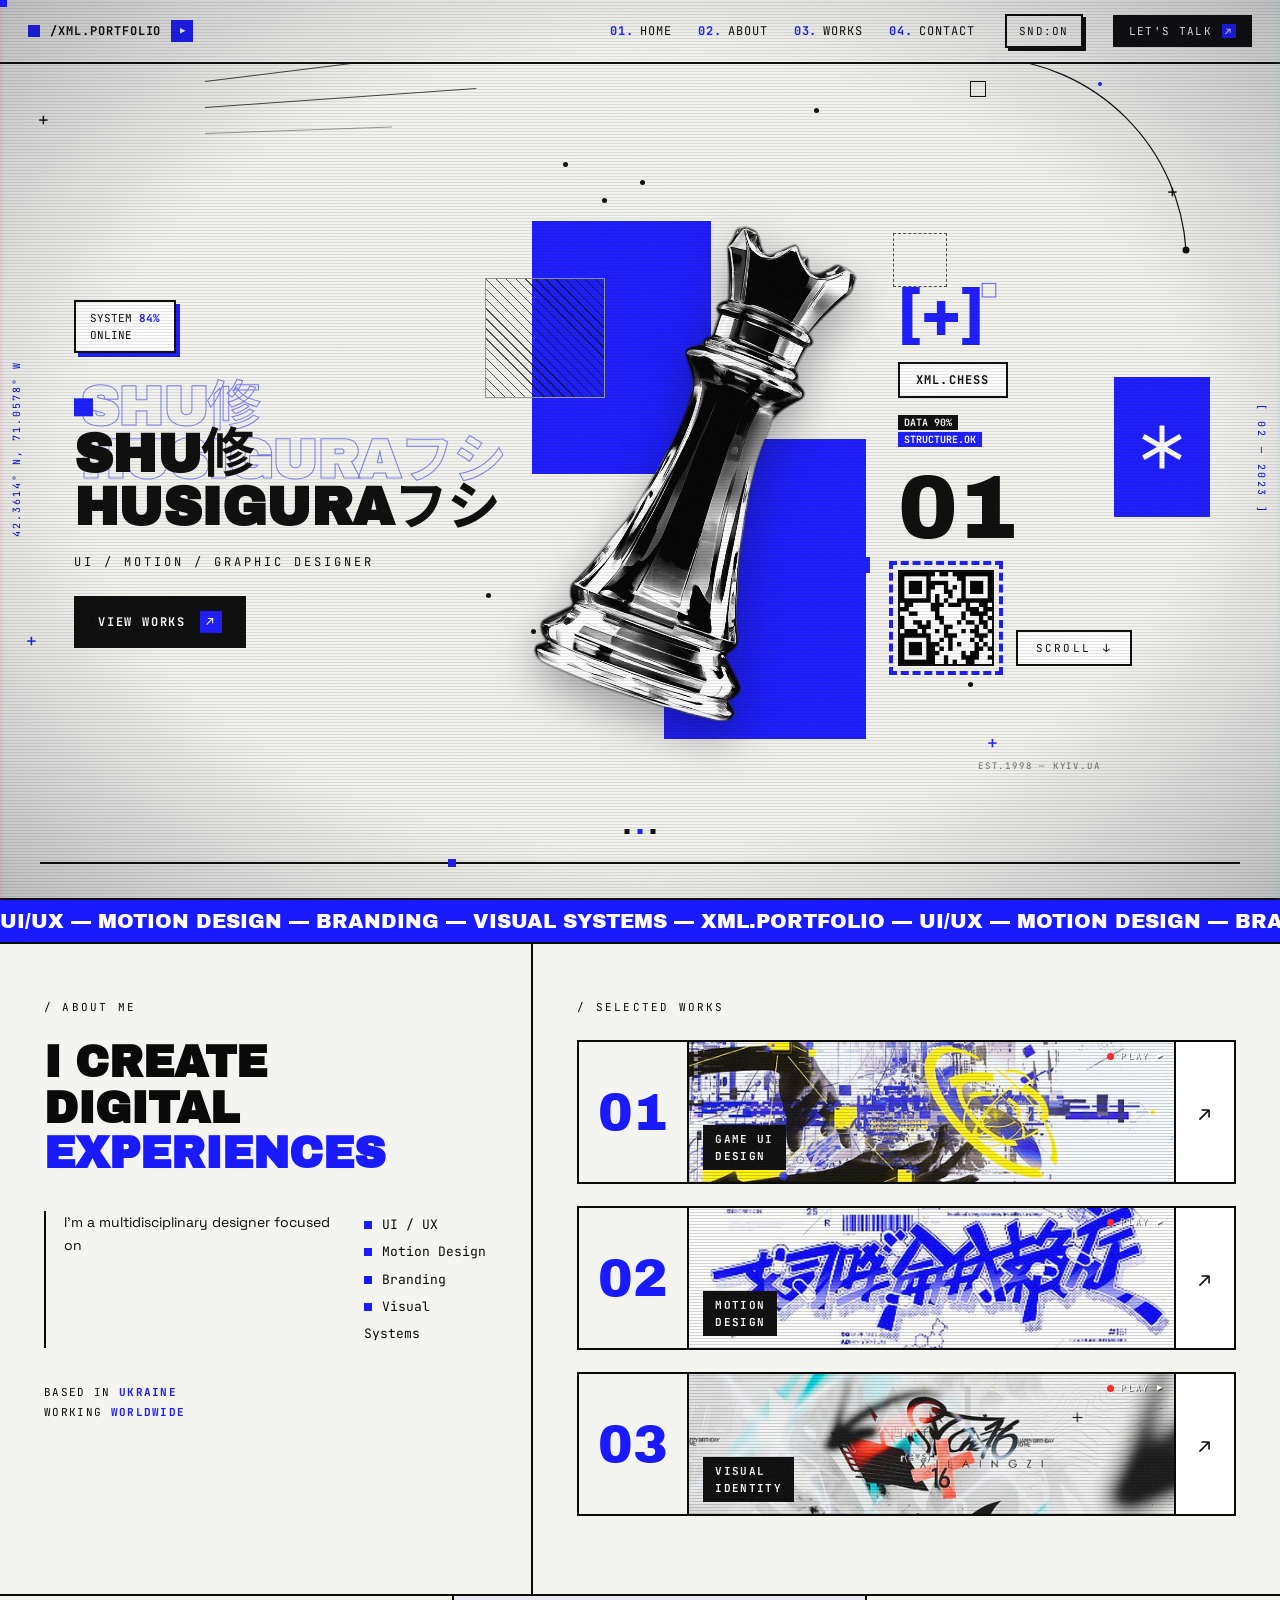
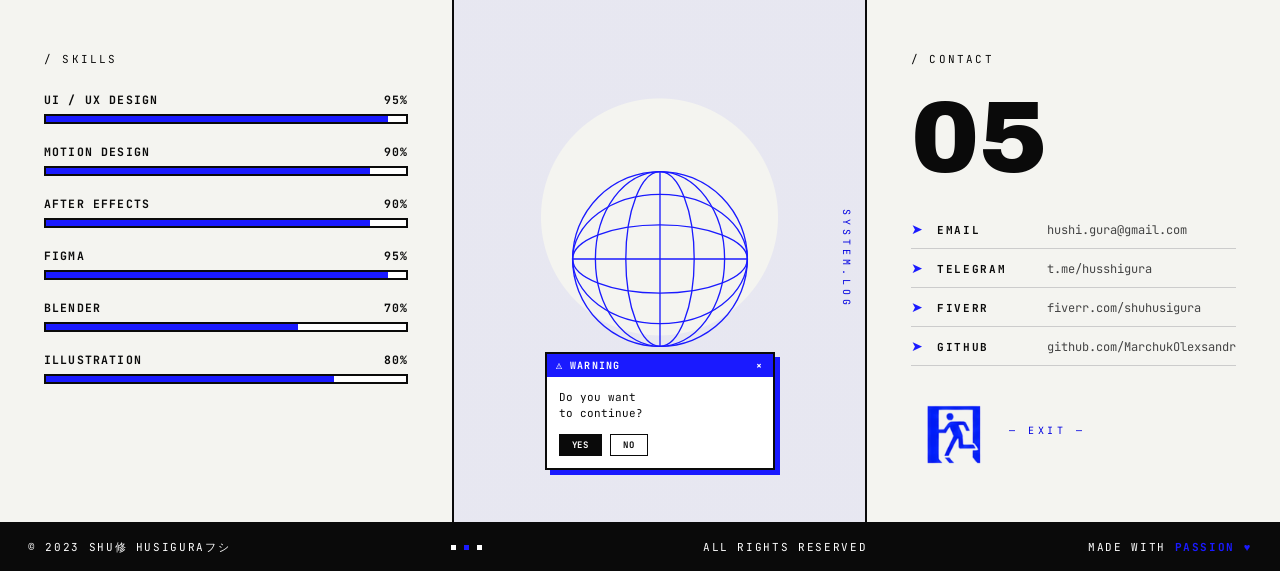
<file: index.html>
<!DOCTYPE html>
<html lang="en">
<head>
<meta charset="UTF-8">
<meta name="viewport" content="width=device-width, initial-scale=1.0">
<title>XML.PORTFOLIO — SHU修 HUSIGURAフシ</title>
<link rel="preconnect" href="https://fonts.googleapis.com">
<link href="https://fonts.googleapis.com/css2?family=Archivo+Black&family=Space+Grotesk:wght@400;500;700&family=JetBrains+Mono:wght@400;700&family=Noto+Sans+JP:wght@700;900&display=swap" rel="stylesheet">
<link rel="stylesheet" href="css/style.css">
</head>
<body>

<!-- CURSOR -->
<div id="cursor"></div>
<div id="cursor-ring"></div>
<div id="cursor-label">OPEN</div>

<!-- AMBIENT -->
<audio id="ambient" src="assets/audio/ambient.mp3" loop preload="auto"></audio>

<!-- GLOBAL VHS -->
<div id="vhs-global">
  <div class="vhs-noise"></div>
  <div class="vhs-track"></div>
  <div class="vhs-vignette"></div>
  <div class="vhs-chroma"></div>
  <div class="vhs-flicker"></div>
</div>

<!-- эффекты 5го трека: шум + фликер -->
<div id="dark-fx">
  <div class="df-noise"></div>
  <div class="df-flicker"></div>
</div>

<!-- ============ LOADER ============ -->
<div id="loader">
  <div class="load-big">SYSTEM BOOT — XML.PORTFOLIO</div>

  <div class="os-bar">
    <span>■ XML.OS</span><span>FILE</span><span>EDIT</span><span>VIEW</span><span>HELP</span>
    <span class="dots"><i class="f"></i><i></i><i></i></span>
  </div>

  <div class="file-menu">
    <div class="fm-title"><span>FILE</span><span>×</span></div>
    <ul>
      <li>New... <span class="key">Ctrl+N</span></li>
      <li>Open... <span class="key">Ctrl+O</span></li>
      <li>Browse...</li>
      <li><hr></li>
      <li>Close</li>
      <li class="sel">Close All (Shutdown) <span class="key">▸</span></li>
      <li>Save...</li>
      <li>Save As...</li>
      <li><hr></li>
      <li>Print... <span class="key">Ctrl+P</span></li>
      <li>Settings <span class="key">⚙</span></li>
    </ul>
  </div>

  <div class="warn-win">
    <div class="warn-title"><span>⚠ WARNING</span><span class="x">×</span></div>
    <div class="warn-body">
      <div class="warn-ico">!</div>
      <div class="warn-text">
        <b>System boot sequence initiated.</b><br>
        Loading portfolio modules, chess.engine<br>
        and graphic assets. Do not turn off your PC.
        <div class="warn-status" id="load-status">INITIALIZING...</div>
      </div>
    </div>
    <div class="warn-prog"><div class="fill" id="load-fill"></div><div class="pct" id="load-pct">0%</div></div>
    <div class="warn-btns">
      <button id="btn-yes" data-hover="ENTER">YES</button>
      <button id="btn-no" data-hover="DENIED">NO</button>
    </div>
  </div>

  <div class="exit-zone">
    <div class="exit-frame"><img src="assets/img/exit.png" alt="exit"></div>
    <div class="exit-cap">— EXIT —</div>
  </div>

  <div class="rec-box"><span class="rec-dot"></span> REC — BOOT.LOG</div>
  <div class="load-tag">[ 02 — 2023 ] / SYSTEM.LOG</div>

  <!-- ERROR WINDOW -->
  <div class="err-wrap" id="err-wrap">
    <div class="err-win">
      <div class="err-title"><span>✖ ERROR</span><span class="x">×</span></div>
      <div class="err-body">
        <div class="err-ico">×</div>
        <div>
          <b>ACCESS DENIED — 0x000NO</b><br>
          You pressed NO. The system does not<br>
          accept this answer. Loading recovery<br>
          video instead...
          <div class="err-count" id="err-count">LOADING RECOVERY.AVI IN 5 SEC</div>
        </div>
      </div>
      <div class="err-btns"><button id="err-ok" data-hover="GO NOW">OK</button></div>
    </div>
  </div>

  <div class="flash" id="flash"></div>
</div>

  <!-- VIDEO PLAYER WINDOW -->
  <div class="vid-wrap" id="vid-wrap">
    <div class="vid-win">
      <div class="vid-title"><span>▶ XML.MEDIA PLAYER — RECOVERY.AVI</span><span class="x" id="vid-x" data-hover="EJECT">×</span></div>
      <div class="vid-menubar">
        <span><u>F</u>ile</span><span><u>P</u>layback</span><span><u>A</u>udio</span><span><u>V</u>ideo</span><span><u>H</u>elp</span>
      </div>
      <div class="vid-screen">
        <iframe id="vid-frame" src="" title="recovery"
          allow="accelerometer; autoplay; clipboard-write; encrypted-media; gyroscope; picture-in-picture"
          allowfullscreen></iframe>
        <div id="vid-veil"></div>
        <div class="vhs"></div>
      </div>
      <div class="vid-foot">
        <span class="rec-dot"></span> REC
        <span>▶ PLAY</span>
        <span>SP MODE</span>
        <span class="tc" id="vid-tc">00:00:00</span>
      </div>
    </div>
  </div>


<!-- ============ SITE ============ -->
<div id="site">

<header>
  <div class="logo"><i></i>/XML.PORTFOLIO
    <button class="sc-btn" id="sc-open" data-hover="PLAY">▶</button>
  </div>
  <nav>
    <a href="#home" data-hover="GO"><b>01.</b>HOME</a>
    <a href="#about" data-hover="GO"><b>02.</b>ABOUT</a>
    <a href="#works" data-hover="OPEN"><b>03.</b>WORKS</a>
    <a href="#contact" data-hover="GO"><b>04.</b>CONTACT</a>
  </nav>
  <button class="snd-btn" id="snd-toggle" data-hover="MUTE">SND:ON</button>
  <a class="talk-btn" href="#contact" data-hover="SAY HI">LET'S TALK <i>↗</i></a>
  <button class="mob-btn" id="mob-open" data-hover="MENU">≡</button>
</header>

<!-- MOBILE MENU (XML.OS style) -->
<div class="mob-menu" id="mob-menu">
  <div class="mm-title">
    <span>■ XML.OS&nbsp;&nbsp;FILE&nbsp;&nbsp;EDIT&nbsp;&nbsp;VIEW&nbsp;&nbsp;HELP</span>
    <button id="mob-close" data-hover="CLOSE">×</button>
  </div>
  <div class="mm-list">
    <a href="#home"><b>01.</b> HOME</a>
    <a href="#about"><b>02.</b> ABOUT</a>
    <a href="#works"><b>03.</b> WORKS</a>
    <a href="#contact"><b>04.</b> CONTACT</a>
    <a href="#contact" class="mm-talk">LET'S TALK ↗</a>
  </div>
</div>

<!-- HERO -->
<section class="hero" id="home">
  <!-- PARALLAX DECOR -->
  <div class="px-layer">
    <div class="px px-lines" data-px="0.22" data-py="0.45"><i></i><i></i><i></i></div>
    <div class="px px-arc" data-px="0.3" data-py="0.55">
      <svg viewBox="0 0 210 210" fill="none">
        <path d="M 14 4 A 206 206 0 0 1 206 196" stroke="#0a0a0a" stroke-width="1.2"/>
        <circle cx="14" cy="4" r="3.5" fill="#0a0a0a"/>
        <circle cx="206" cy="196" r="3.5" fill="#0a0a0a"/>
        <circle cx="120" cy="30" r="2" fill="#1a1aff"/>
      </svg>
    </div>
    <div class="px px-aster" data-px="0.48" data-py="0.85">
      <svg viewBox="0 0 44 44" stroke="#fff" stroke-width="5" stroke-linecap="square">
        <line x1="22" y1="3" x2="22" y2="41"/>
        <line x1="5.5" y1="12.5" x2="38.5" y2="31.5"/>
        <line x1="38.5" y1="12.5" x2="5.5" y2="31.5"/>
      </svg>
    </div>
    <div class="px px-ring" data-px="0.38" data-py="0.6"></div>
    <div class="px px-sq" data-px="0.5" data-py="0.7"></div>
    <div class="px px-sq b" style="top:62%;right:32%" data-px="0.42" data-py="0.5"></div>
    <div class="px px-dots" data-px="0.14" data-py="0.3">
      <i style="top:18%;left:44%"></i><i style="top:22%;left:47%"></i>
      <i style="top:20%;left:50%"></i><i style="top:66%;left:38%"></i>
      <i style="top:70%;left:41.5%"></i><i style="top:30%;left:60%"></i>
      <i style="top:76%;right:24%"></i><i style="top:12%;right:36%"></i>
    </div>
    <div class="px px-coord2" data-px="0.3" data-py="0.6">EST.1998 — KYIV.UA</div>
  </div>

  <div class="coord">42.3614° N, 71.0578° W</div>
  <div class="hero-right-tag">[ 02 — 2023 ]</div>
  <span class="plus" style="top:12%;left:3%">+</span>
  <span class="plus b" style="top:70%;left:2%">+</span>
  <span class="plus" style="top:20%;right:8%">+</span>
  <span class="plus b" style="bottom:16%;right:22%">+</span>

  <div class="h-col">
    <div class="sys-box">SYSTEM <b>84%</b><br>ONLINE</div>
    <h1 class="name">
      <span class="ghost"><span class="ln">SHU修</span><span class="ln">HUSIGURAフシ</span></span>
      <span class="sq"></span><span class="ln">SHU修</span><span class="ln">HUSIGURAフシ</span>
    </h1>
    <div class="role">UI / MOTION / GRAPHIC DESIGNER</div>
    <a class="btn" href="#works" data-hover="VIEW">VIEW WORKS <span>↗</span></a>
  </div>

  <div class="h-mid">
    <div class="blue-block bb1"></div>
    <div class="blue-block bb2"></div>
    <div class="hatch"></div>
    <div class="bg-eq" id="bg-eq" data-px="0.1" data-py="0.2"></div>
    <div class="lyrics-stack">
      <div class="lyrics-big echo e2">LYRICS</div>
      <div class="lyrics-big echo e1">LYRICS</div>
      <div class="lyrics-big" id="lyrics-main">LYRICS</div>
    </div>
    <div class="king-wrap"><img src="assets/img/king.png" alt="chess king"></div>
  </div>

  <div class="h-right">
    <div class="brackets">[+]<sup>□</sup></div>
    <div class="mini-box">XML.CHESS</div>
    <div class="data-lines">
      <b>DATA 90%</b><br>
      <b class="ok">STRUCTURE.OK</b>
    </div>
    <div class="big-01">01</div>
    <div class="qr-row">
      <img src="assets/img/qr.png" alt="qr" data-hover="SCAN">
      <div class="scroll-box">SCROLL <i>↓</i></div>
    </div>
  </div>

  <div class="hero-line"><span class="dot"></span></div>
  <div class="dots3"><i></i><i></i><i></i></div>
</section>

<!-- MARQUEE -->
<div class="marquee"><div class="track" id="mq-track"></div></div>

<!-- SECTION 2 -->
<section class="sec2" id="about">
  <div class="about rv">
    <div class="sec-tag">/ ABOUT ME</div>
    <h2>I CREATE<br>DIGITAL<br><em>EXPERIENCES</em></h2>
    <div class="about-cols">
      <div class="txt">I'm a multidisciplinary designer focused on</div>
      <ul>
        <li>UI / UX</li>
        <li>Motion Design</li>
        <li>Branding</li>
        <li>Visual Systems</li>
      </ul>
    </div>
    <div class="based">BASED IN <b>UKRAINE</b><br>WORKING <b>WORLDWIDE</b></div>
  </div>

  <div class="works rv" id="works">
    <div class="sec-tag">/ SELECTED WORKS</div>

    <a class="work-card" href="#" data-hover="OPEN" data-i="0">
      <div class="work-num">01</div>
      <div class="work-thumb">
        <img src="assets/img/work1.jpg" alt="Game UI Design">
        <div class="vhs"></div>
        <span class="vhs-tag"><i></i>PLAY ▶</span>
        <div class="work-label">GAME UI<br>DESIGN</div>
      </div>
      <div class="work-arrow">↗</div>
    </a>

    <a class="work-card" href="#" data-hover="OPEN" data-i="1">
      <div class="work-num">02</div>
      <div class="work-thumb">
        <img src="assets/img/work2.jpg" alt="Motion Design">
        <div class="vhs"></div>
        <span class="vhs-tag"><i></i>PLAY ▶</span>
        <div class="work-label">MOTION<br>DESIGN</div>
      </div>
      <div class="work-arrow">↗</div>
    </a>

    <a class="work-card" href="#" data-hover="OPEN" data-i="2">
      <div class="work-num">03</div>
      <div class="work-thumb">
        <img src="assets/img/work3.jpg" alt="Visual Identity">
        <div class="vhs"></div>
        <span class="vhs-tag"><i></i>PLAY ▶</span>
        <div class="work-label">VISUAL<br>IDENTITY</div>
      </div>
      <div class="work-arrow">↗</div>
    </a>
  </div>
</section>

<!-- SECTION 3 -->
<section class="sec3" id="contact">
  <div class="skills rv">
    <div class="sec-tag">/ SKILLS</div>
    <div class="skill"><div class="row"><span>UI / UX DESIGN</span><span>95%</span></div><div class="bar"><i data-w="95"></i></div></div>
    <div class="skill"><div class="row"><span>MOTION DESIGN</span><span>90%</span></div><div class="bar"><i data-w="90"></i></div></div>
    <div class="skill"><div class="row"><span>AFTER EFFECTS</span><span>90%</span></div><div class="bar"><i data-w="90"></i></div></div>
    <div class="skill"><div class="row"><span>FIGMA</span><span>95%</span></div><div class="bar"><i data-w="95"></i></div></div>
    <div class="skill"><div class="row"><span>BLENDER</span><span>70%</span></div><div class="bar"><i data-w="70"></i></div></div>
    <div class="skill"><div class="row"><span>ILLUSTRATION</span><span>80%</span></div><div class="bar"><i data-w="80"></i></div></div>
  </div>

  <div class="center-art rv">
    <svg class="globe" viewBox="0 0 100 100" fill="none" stroke="#1a1aff" stroke-width=".7">
      <circle cx="50" cy="50" r="46"/>
      <ellipse cx="50" cy="50" rx="46" ry="18"/>
      <ellipse cx="50" cy="50" rx="46" ry="34"/>
      <ellipse cx="50" cy="50" rx="18" ry="46"/>
      <ellipse cx="50" cy="50" rx="34" ry="46"/>
      <line x1="4" y1="50" x2="96" y2="50"/>
      <line x1="50" y1="4" x2="50" y2="96"/>
    </svg>
    <div class="mini-warn">
      <div class="t"><span>⚠ WARNING</span><span>×</span></div>
      <div class="b">Do you want<br>to continue?</div>
      <div class="btns"><span class="y">YES</span><span>NO</span></div>
    </div>
    <div class="syslog">SYSTEM.LOG</div>
  </div>

  <div class="contact rv">
    <div class="sec-tag">/ CONTACT</div>
    <div class="big-05">05</div>
    <a class="c-link" href="mailto:hushi.gura@gmail.com" data-hover="SEND"><i>➤</i><b>EMAIL</b><span>hushi.gura@gmail.com</span></a>
    <a class="c-link" href="https://t.me/husshigura" target="_blank" rel="noopener" data-hover="FOLLOW"><i>➤</i><b>TELEGRAM</b><span>t.me/husshigura</span></a>
    <a class="c-link" href="https://www.fiverr.com/shuhusigura" target="_blank" rel="noopener" data-hover="HIRE"><i>➤</i><b>FIVERR</b><span>fiverr.com/shuhusigura</span></a>
    <a class="c-link" href="https://github.com/MarchukOlexsandr" target="_blank" rel="noopener" data-hover="FORK"><i>➤</i><b>GITHUB</b><span>github.com/MarchukOlexsandr</span></a>
    <div class="exit-sign">
      <img src="assets/img/exit.png" alt="exit">
      <div class="cap">— EXIT —</div>
    </div>
  </div>
</section>

<footer>
  <span>© 2023 SHU修 HUSIGURAフシ</span>
  <span class="mid"><i></i><i></i><i></i></span>
  <span>ALL RIGHTS RESERVED</span>
  <span class="passion" style="margin-left:auto">MADE WITH <b>PASSION ♥</b></span>
</footer>

</div><!-- /site -->

<!-- ============ SOUNDCLOUD PLAYER ============ -->
<div class="sc-player" id="sc-player">
  <div class="sc-title">
    <span class="eq"><i></i><i></i><i></i><i></i></span>
    <span>XML.PLAYER — FOR-SITE.SET</span>
    <button class="x" id="sc-close" data-hover="STOP">×</button>
  </div>
  <div class="sc-screen">
    <iframe id="sc-frame" src="" title="SoundCloud playlist" scrolling="no" frameborder="no" allow="autoplay"></iframe>
  </div>
  <div class="sc-foot">
    <span class="rec-dot"></span> LIVE
    <span>SOUNDCLOUD.STREAM</span>
    <span class="tc" id="sc-tc">00:00</span>
  </div>
</div>

<!-- ============ EQUALIZER ============ -->
<div class="eq-wrap" id="eq-wrap" data-px="0.16" data-py="0">
  <div class="eq-win">
    <div class="eq-title"><span>▚ XML.EQUALIZER — CH.01</span><span class="led"></span></div>
    <div class="eq-body" id="eq-bars"></div>
    <div class="eq-foot"><span>MONO</span><span id="eq-bpm">122 BPM</span><span>SYNC.OK</span><span class="tc">dB -12.4</span></div>
  </div>
</div>

<!-- ============ WORK MODAL ============ -->
<div class="work-modal" id="work-modal">
  <div class="wm-back" id="wm-back"></div>
  <div class="work-win">
    <div class="ww-title">
      <span>⚠</span><span id="ww-title-text">WORK_01.EXE</span>
      <button class="x" id="ww-close" data-hover="CLOSE">×</button>
    </div>
    <div class="ww-body">
      <div class="ww-img">
        <img id="ww-img" src="assets/img/work1.jpg" alt="work">
        <div class="vhs"></div>
        <span class="vhs-tag"><i></i>PLAY ▶ 00:00:16</span>
        <div class="ww-load" id="ww-load">
          <span id="ww-load-text">LOADING ASSET...</span>
          <div class="ww-bar"><i id="ww-bar-fill"></i></div>
          <span id="ww-load-pct">0%</span>
        </div>
      </div>
      <div class="ww-meta">
        <span class="ww-num" id="ww-num">01</span>
        <span class="ww-name" id="ww-name">GAME UI DESIGN</span>
        <span class="ww-tags" id="ww-tags">UI / HUD</span>
      </div>
      <div class="ww-desc" id="ww-desc"></div>
    </div>
    <div class="ww-btns">
      <button class="primary" id="ww-open" data-hover="RUN">OPEN CASE</button>
      <button id="ww-cancel" data-hover="ESC">CLOSE</button>
    </div>
  </div>
</div>

<!-- ============ CASE VIEWER ============ -->
<div class="case-modal" id="case-modal">
  <div class="case-win">
    <div class="ww-title">
      <span>⚠</span><span id="cw-title-text">CASE_VIEWER.EXE</span>
      <button class="x" id="cw-close" data-hover="CLOSE">×</button>
    </div>
    <div class="cw-menu"><span>FILE</span><span>VIEW</span><span>SCROLL</span><span>HELP</span></div>
    <div class="cw-url"><b>URL&nbsp;&gt;</b><span class="u" id="cw-url">xml.portfolio/case/01</span><span>↻</span></div>
    <div class="cw-frame-wrap">
      <iframe id="cw-frame" title="case viewer"></iframe>
      <div class="cw-404" id="cw-404">CASE FILE NOT FOUND<br>0x404 — NO .EXE FOR THIS WORK</div>
      <div class="ww-load" id="cw-load">
        <span id="cw-load-text">MOUNTING CASE...</span>
        <div class="ww-bar"><i id="cw-bar-fill"></i></div>
        <span id="cw-load-pct">0%</span>
      </div>
    </div>
    <div class="cw-foot">
      <span>● CASE VIEWER v1.3</span><span>SCROLL: ENABLED</span><span>RENDER: OK</span>
      <span class="st" id="cw-status">READY</span>
    </div>
  </div>
</div>

<script src="js/script.js"></script>
</body>
</html>
</file>
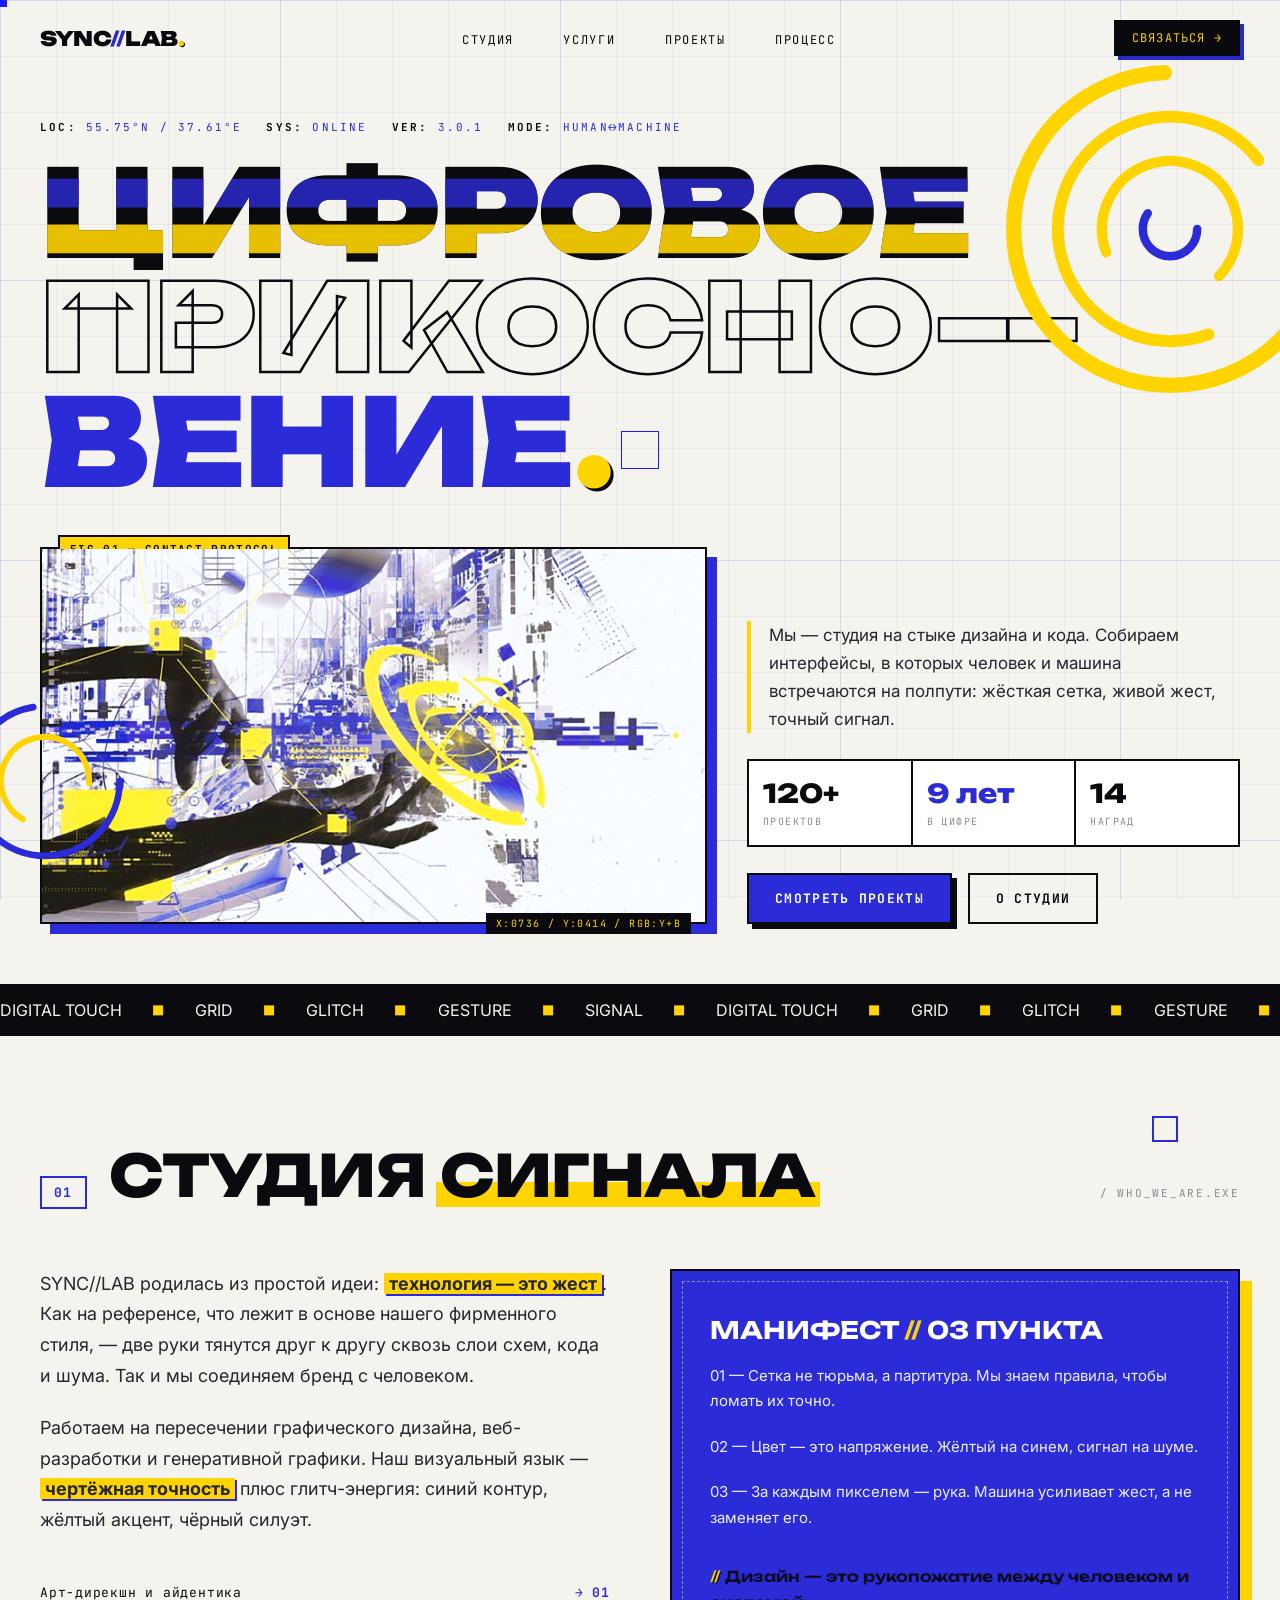
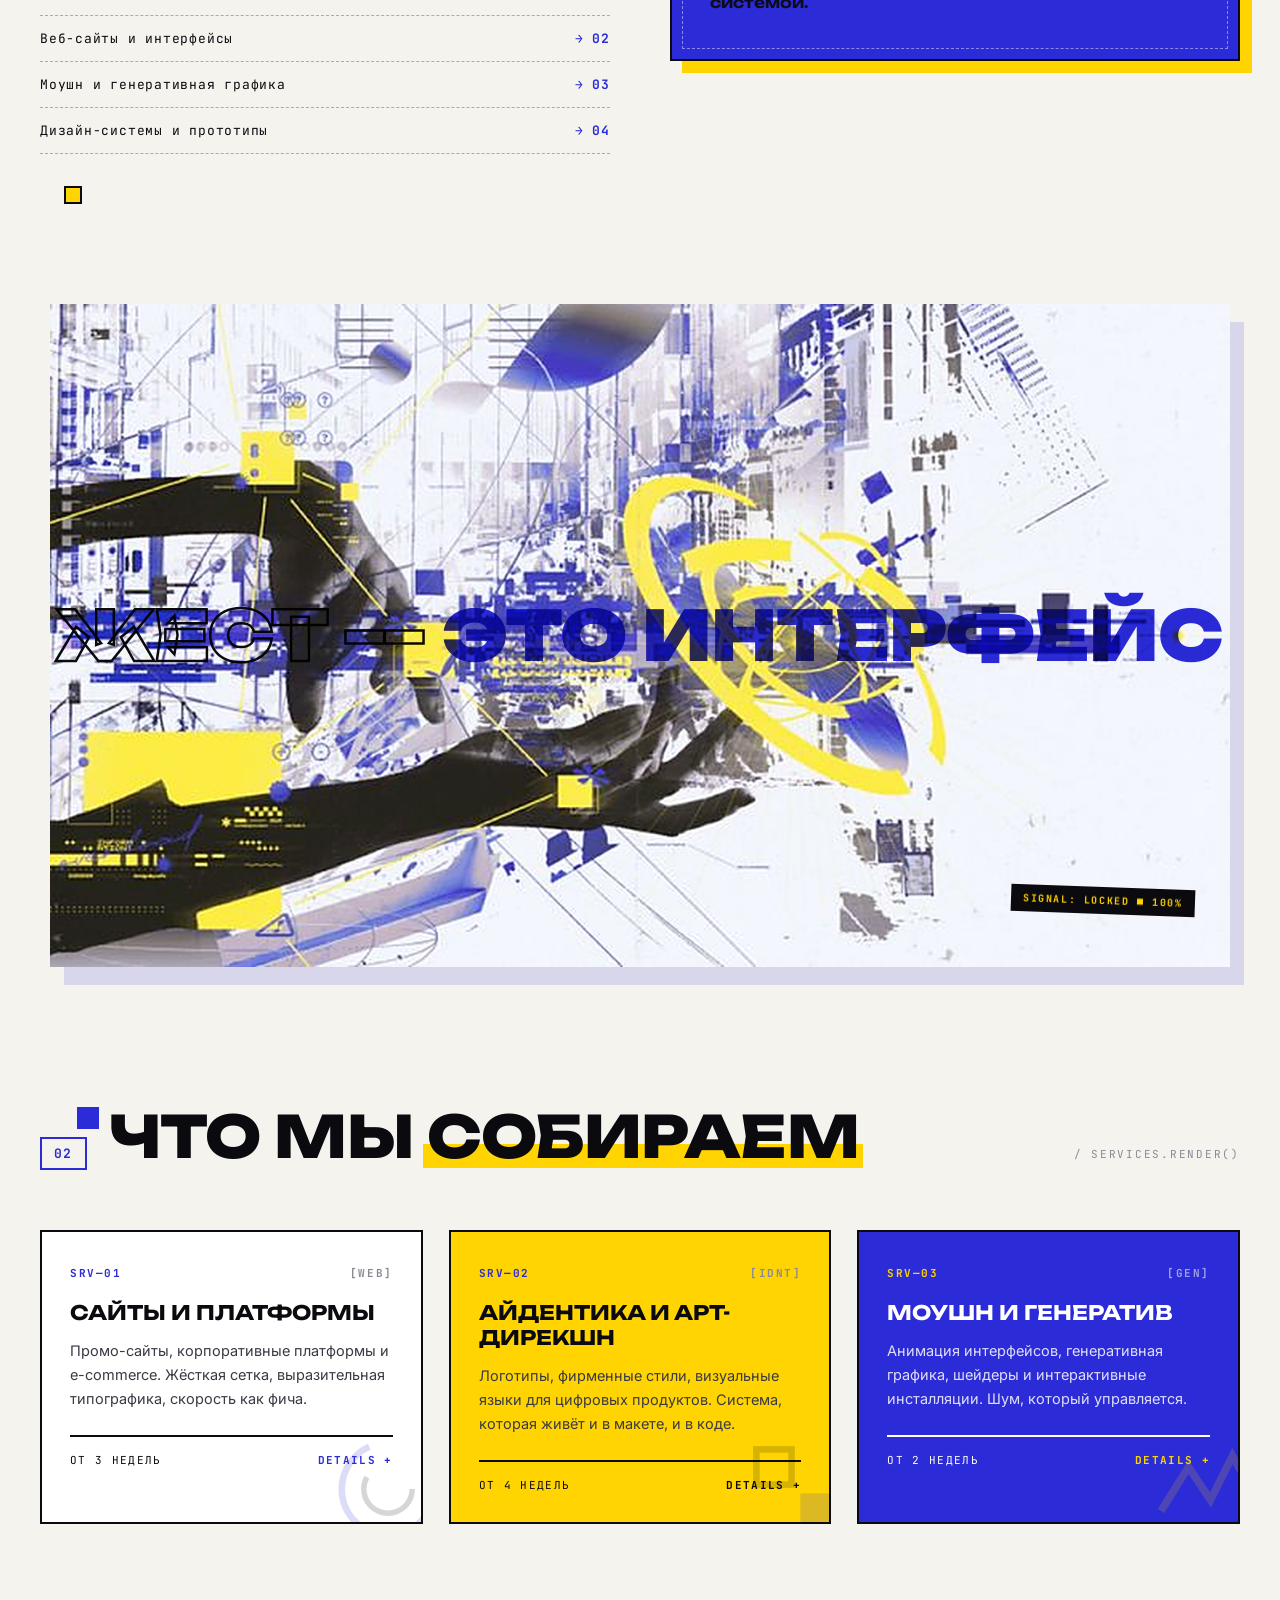
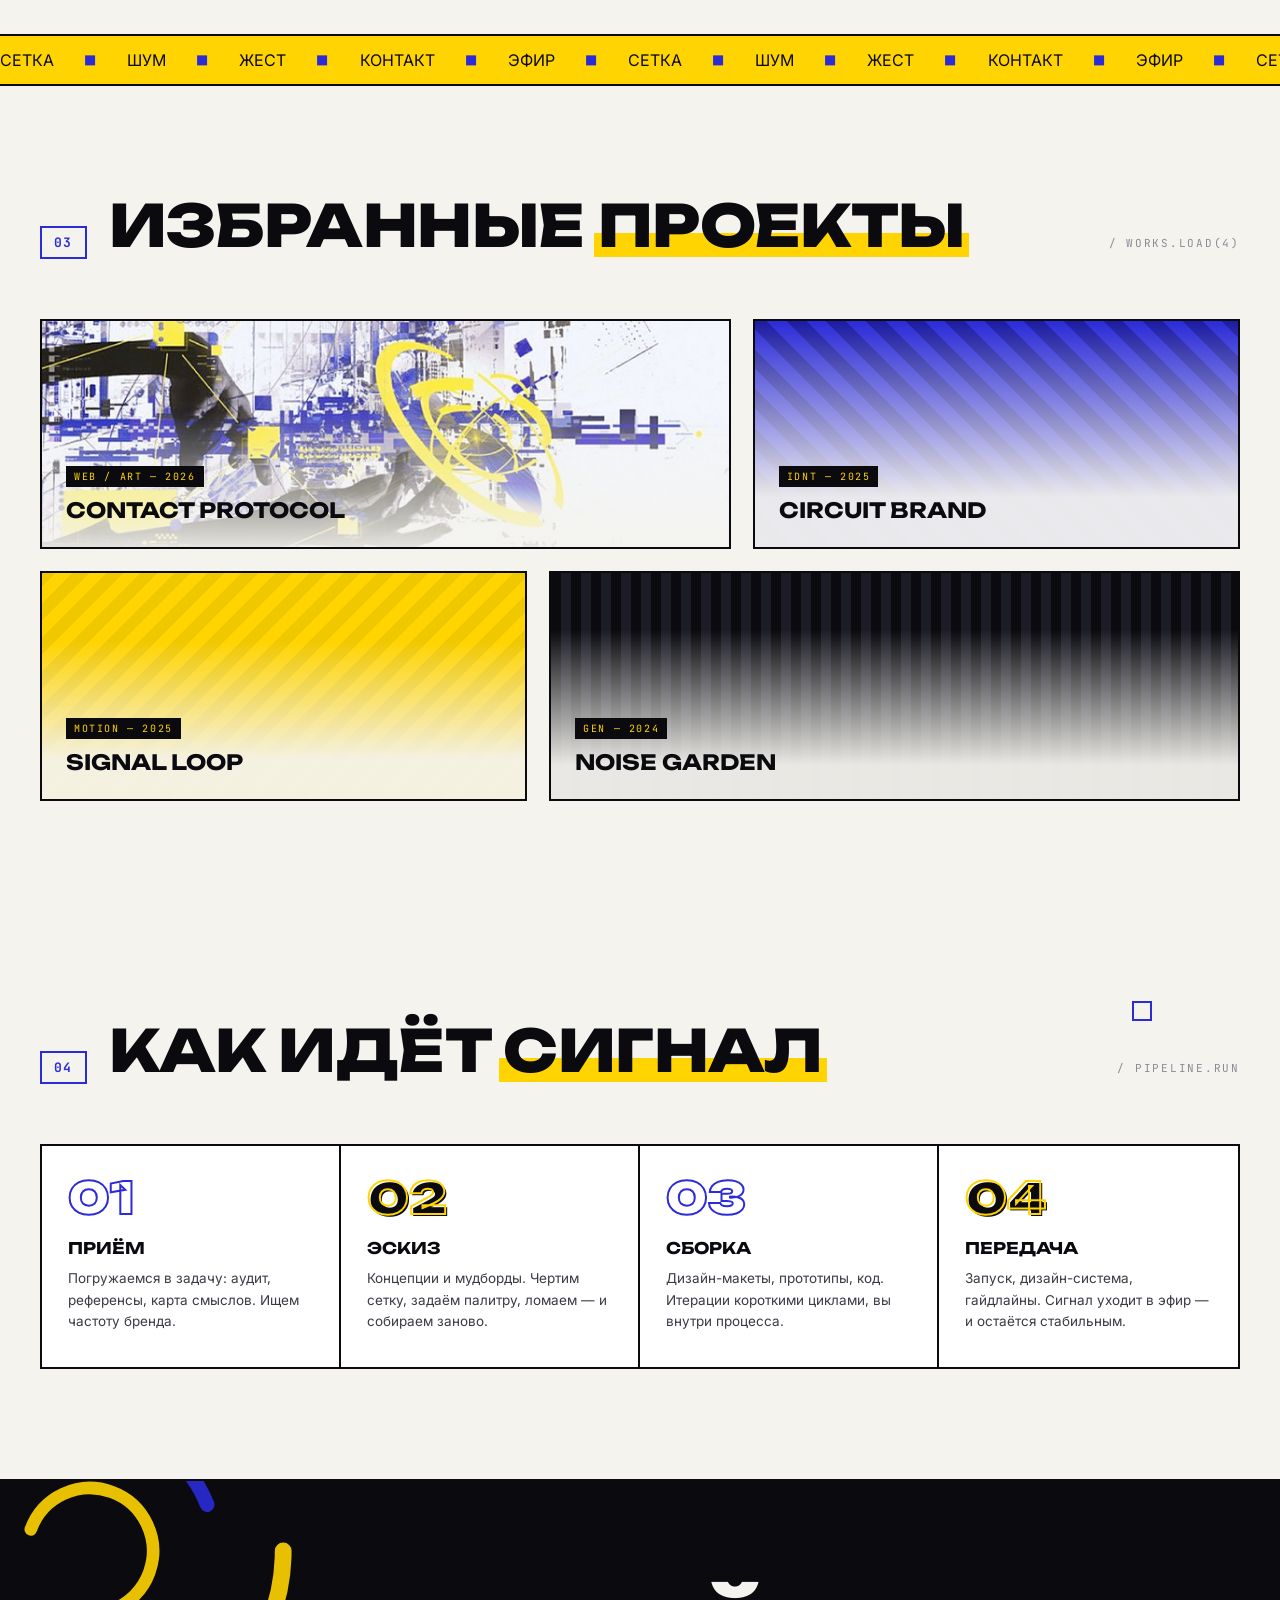
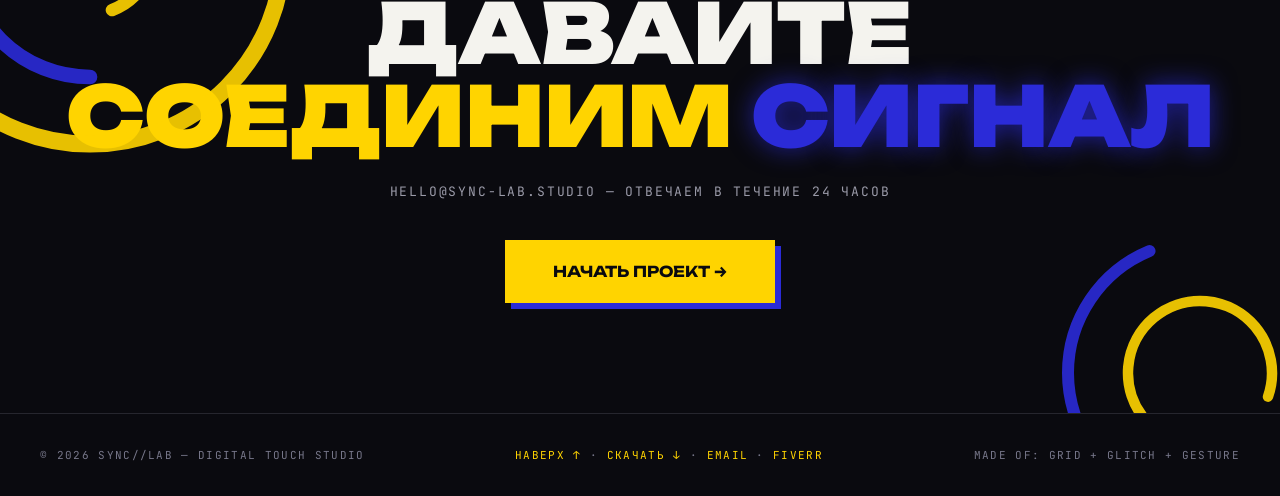
<file: cases/case1/index.html>
<!DOCTYPE html>
<html lang="ru">
<head>
<meta charset="UTF-8">
<meta name="viewport" content="width=device-width, initial-scale=1.0">
<title>SYNC//LAB — цифровое прикосновение</title>
<link rel="preconnect" href="https://fonts.googleapis.com">
<link rel="preconnect" href="https://fonts.gstatic.com" crossorigin>
<link href="https://fonts.googleapis.com/css2?family=Unbounded:wght@300;400;600;800;900&family=JetBrains+Mono:wght@400;500;700&family=Inter:wght@400;500;600&display=swap" rel="stylesheet">
<style>
:root{
  --ink:#0a0a0f;
  --blue:#2b2bd8;
  --blue-deep:#1a1a9e;
  --yellow:#ffd400;
  --paper:#f4f3ee;
  --grey:#8a8a96;
}
*{margin:0;padding:0;box-sizing:border-box}
html{scroll-behavior:smooth}
body{
  background:var(--paper);
  color:var(--ink);
  font-family:'Inter',sans-serif;
  overflow-x:hidden;
  cursor:none;
}
::selection{background:var(--yellow);color:var(--ink)}

/* ---------- schematic background ---------- */
.blueprint{
  position:fixed;inset:0;z-index:0;pointer-events:none;
  background-image:
    linear-gradient(rgba(43,43,216,.05) 1px,transparent 1px),
    linear-gradient(90deg,rgba(43,43,216,.05) 1px,transparent 1px);
  background-size:56px 56px;
}
.blueprint::after{
  content:"";position:absolute;inset:0;
  background-image:
    linear-gradient(rgba(43,43,216,.09) 1px,transparent 1px),
    linear-gradient(90deg,rgba(43,43,216,.09) 1px,transparent 1px);
  background-size:280px 280px;
}

/* ---------- xml cursor (main site) ---------- */
body,a,button{cursor:none}
body{-webkit-user-select:none;user-select:none;-webkit-touch-callout:none}
img{-webkit-user-drag:none;user-drag:none}
#cursor{position:fixed;top:0;left:0;width:14px;height:14px;background:#1a1aff;z-index:100000;pointer-events:none;transform:translate(-50%,-50%);transition:width .18s,height .18s,background .18s,border .18s,opacity .2s}
#cursor-ring{position:fixed;top:0;left:0;width:38px;height:38px;border:1.5px solid #1a1aff;z-index:99999;pointer-events:none;transform:translate(-50%,-50%);transition:width .25s,height .25s,opacity .25s}
#cursor.hover{width:26px;height:26px;background:transparent;border:2px solid #1a1aff}
@media (hover:none){#cursor,#cursor-ring{display:none}body,a,button{cursor:auto}}

/* ---------- nav ---------- */
nav{
  position:fixed;top:0;left:0;right:0;z-index:100;
  display:flex;justify-content:space-between;align-items:center;
  padding:20px 40px;mix-blend-mode:multiply;
}
.logo{font-family:'Unbounded';font-weight:900;font-size:20px;letter-spacing:-.5px;text-decoration:none;color:var(--ink)}
.logo span{color:var(--blue)}
.logo em{font-style:normal;color:var(--yellow);text-shadow:1px 1px 0 var(--ink)}
.nav-links{display:flex;gap:28px;list-style:none}
.nav-links a{
  font-family:'JetBrains Mono';font-size:12px;letter-spacing:.14em;text-transform:uppercase;
  color:var(--ink);text-decoration:none;position:relative;padding:4px 0;
}
.nav-links a::before{content:"[";opacity:0;margin-right:2px;color:var(--blue);transition:opacity .2s}
.nav-links a::after{content:"]";opacity:0;margin-left:2px;color:var(--blue);transition:opacity .2s}
.nav-links a:hover::before,.nav-links a:hover::after{opacity:1}
.nav-cta{
  font-family:'JetBrains Mono';font-size:12px;letter-spacing:.1em;text-transform:uppercase;
  background:var(--ink);color:var(--yellow);padding:10px 18px;text-decoration:none;
  box-shadow:4px 4px 0 var(--blue);transition:transform .15s,box-shadow .15s;
}
.nav-cta:hover{transform:translate(-2px,-2px);box-shadow:6px 6px 0 var(--blue)}
@media(max-width:820px){.nav-links{display:none}}

/* ---------- hero ---------- */
.hero{
  position:relative;min-height:100vh;z-index:1;
  display:flex;flex-direction:column;justify-content:center;
  padding:120px 40px 60px;
}
.hero-meta{
  font-family:'JetBrains Mono';font-size:11px;letter-spacing:.2em;text-transform:uppercase;
  color:var(--blue);display:flex;gap:24px;flex-wrap:wrap;margin-bottom:22px;
}
.hero-meta b{color:var(--ink)}
h1{
  font-family:'Unbounded';font-weight:900;
  font-size:clamp(44px,9.5vw,132px);
  line-height:.94;letter-spacing:-.02em;text-transform:uppercase;
  position:relative;z-index:2;
}
h1 .row{display:block;overflow:hidden}
h1 .row span{display:inline-block;transform:translateY(110%);animation:rise .9s cubic-bezier(.2,.8,.2,1) forwards}
h1 .row:nth-child(2) span{animation-delay:.12s}
h1 .row:nth-child(3) span{animation-delay:.24s}
@keyframes rise{to{transform:translateY(0)}}
h1 .blue{color:var(--blue)}
h1 .stroke{
  color:transparent;-webkit-text-stroke:2.5px var(--ink);
}
h1 .yellow-dot{color:var(--yellow);text-shadow:3px 3px 0 var(--ink)}
.glitch{position:relative;display:inline-block}
.glitch::before,.glitch::after{
  content:attr(data-text);position:absolute;left:0;top:0;width:100%;overflow:hidden;
}
.glitch::before{color:var(--blue);clip-path:inset(20% 0 55% 0);animation:gl1 3.2s infinite steps(2,end);opacity:.8}
.glitch::after{color:var(--yellow);clip-path:inset(60% 0 15% 0);animation:gl2 2.7s infinite steps(2,end);opacity:.9}
@keyframes gl1{0%,88%{transform:none}90%{transform:translate(-6px,2px)}94%{transform:translate(5px,-2px)}98%,100%{transform:none}}
@keyframes gl2{0%,80%{transform:none}84%{transform:translate(6px,1px)}90%{transform:translate(-5px,-1px)}96%,100%{transform:none}}

.hero-grid{
  display:grid;grid-template-columns:1.15fr .85fr;gap:40px;align-items:end;margin-top:48px;
}
.hero-visual{
  position:relative;border:2px solid var(--ink);background:#fff;
  box-shadow:10px 10px 0 var(--blue);
  animation:floaty 7s ease-in-out infinite;
}
@keyframes floaty{0%,100%{transform:translateY(0)}50%{transform:translateY(-10px)}}
.hero-visual img{display:block;width:100%;height:auto;filter:contrast(1.06) saturate(1.1)}
.hero-visual .tag{
  position:absolute;top:-14px;left:16px;background:var(--yellow);border:2px solid var(--ink);
  font-family:'JetBrains Mono';font-size:11px;font-weight:700;letter-spacing:.12em;
  padding:5px 10px;text-transform:uppercase;
}
.hero-visual .coords{
  position:absolute;bottom:-12px;right:14px;background:var(--ink);color:var(--yellow);
  font-family:'JetBrains Mono';font-size:10px;letter-spacing:.14em;padding:4px 10px;
}
/* spiral rings like the artwork */
.spiral{position:absolute;pointer-events:none;z-index:3}
.spiral svg{display:block;animation:spin 26s linear infinite}
.spiral.rev svg{animation-direction:reverse;animation-duration:34s}
@keyframes spin{to{transform:rotate(360deg)}}
.sp1{width:340px;height:340px;top:6%;right:-60px}
.sp2{width:170px;height:170px;bottom:12%;left:-40px}
@media(max-width:980px){.sp1{width:220px;height:220px;right:-30px}}

.hero-side{display:flex;flex-direction:column;gap:26px}
.hero-desc{
  font-size:17px;line-height:1.65;max-width:44ch;color:#26262e;
  border-left:4px solid var(--yellow);padding-left:18px;
}
.hero-stats{display:flex;gap:0;border:2px solid var(--ink)}
.stat{flex:1;padding:16px 14px;border-right:2px solid var(--ink);background:#fff}
.stat:last-child{border-right:none}
.stat b{font-family:'Unbounded';font-size:26px;font-weight:800;display:block}
.stat:nth-child(2) b{color:var(--blue)}
.stat i{font-family:'JetBrains Mono';font-style:normal;font-size:10px;letter-spacing:.14em;text-transform:uppercase;color:var(--grey)}
.hero-actions{display:flex;gap:16px;flex-wrap:wrap}
.btn{
  font-family:'JetBrains Mono';font-size:13px;font-weight:700;letter-spacing:.1em;text-transform:uppercase;
  padding:15px 26px;text-decoration:none;border:2px solid var(--ink);transition:all .15s;
}
.btn-fill{background:var(--blue);color:#fff;box-shadow:5px 5px 0 var(--ink)}
.btn-fill:hover{transform:translate(-2px,-2px);box-shadow:8px 8px 0 var(--ink);background:var(--blue-deep)}
.btn-ghost{background:transparent;color:var(--ink)}
.btn-ghost:hover{background:var(--yellow)}
@media(max-width:980px){
  .hero-grid{grid-template-columns:1fr}
  .hero{padding:110px 22px 50px}
  nav{padding:16px 22px}
}

/* ---------- marquee ---------- */
.marquee{
  position:relative;z-index:2;background:var(--ink);color:var(--paper);
  border-top:2px solid var(--ink);border-bottom:2px solid var(--ink);
  overflow:hidden;white-space:nowrap;padding:14px 0;
}
.marquee.yellow{background:var(--yellow);color:var(--ink)}
.marquee-track{display:inline-block;animation:mq 22s linear infinite}
.marquee.yellow .marquee-track{animation-duration:16s;animation-direction:reverse}
.marquee-track span{
  font-family:'Unbounded';font-weight:600;font-size:15px;text-transform:uppercase;
  letter-spacing:.08em;margin:0 26px;
}
.marquee-track .sq{color:var(--yellow)}
.marquee.yellow .marquee-track .sq{color:var(--blue)}
@keyframes mq{to{transform:translateX(-50%)}}

/* ---------- sections ---------- */
section{position:relative;z-index:1;padding:110px 40px}
@media(max-width:820px){section{padding:80px 22px}}
.sec-head{display:flex;align-items:baseline;gap:22px;margin-bottom:60px;flex-wrap:wrap}
.sec-num{
  font-family:'JetBrains Mono';font-size:13px;font-weight:700;color:var(--blue);
  border:2px solid var(--blue);padding:6px 12px;letter-spacing:.1em;
}
.sec-title{
  font-family:'Unbounded';font-weight:800;font-size:clamp(30px,5vw,58px);
  text-transform:uppercase;letter-spacing:-.01em;line-height:1;
}
.sec-title .yl{position:relative;z-index:0}
.sec-title .yl::after{
  content:"";position:absolute;left:-4px;right:-4px;bottom:4px;height:.42em;
  background:var(--yellow);z-index:-1;
}
.sec-note{font-family:'JetBrains Mono';font-size:11px;letter-spacing:.16em;text-transform:uppercase;color:var(--grey);margin-left:auto}

/* ---------- about ---------- */
.about-grid{display:grid;grid-template-columns:1fr 1fr;gap:60px;align-items:start}
@media(max-width:980px){.about-grid{grid-template-columns:1fr}}
.about-text p{font-size:18px;line-height:1.7;margin-bottom:22px;color:#26262e}
.about-text p b{background:var(--yellow);padding:0 5px;box-shadow:2px 2px 0 var(--blue)}
.about-list{list-style:none;margin-top:34px}
.about-list li{
  font-family:'JetBrains Mono';font-size:13px;letter-spacing:.06em;
  padding:14px 0;border-bottom:1px dashed rgba(43,43,216,.4);
  display:flex;justify-content:space-between;gap:16px;
}
.about-list li em{font-style:normal;color:var(--blue);font-weight:700}
.about-panel{
  position:relative;background:var(--blue);color:#fff;padding:44px 38px;
  border:2px solid var(--ink);box-shadow:12px 12px 0 var(--yellow);
}
.about-panel::before{
  content:"";position:absolute;inset:10px;border:1px dashed rgba(255,255,255,.45);pointer-events:none;
}
.about-panel h3{font-family:'Unbounded';font-weight:700;font-size:24px;text-transform:uppercase;margin-bottom:18px}
.about-panel h3 span{color:var(--yellow)}
.about-panel p{font-size:15px;line-height:1.7;opacity:.92}
.big-quote{
  font-family:'Unbounded';font-weight:600;font-size:clamp(20px,2.6vw,28px);
  line-height:1.35;margin-top:34px;color:var(--ink);
}
.big-quote::before{content:"// ";color:var(--yellow);text-shadow:1px 1px 0 var(--ink)}

/* ---------- touch break (hands asset) ---------- */
.touch{
  padding:40px 40px 30px;overflow:visible;text-align:center;
}
.touch-visual{
  position:relative;max-width:1180px;margin:0 auto;
}
.touch-visual img{
  width:100%;height:auto;display:block;
  filter:drop-shadow(14px 18px 0 rgba(43,43,216,.14));
  animation:floaty 8s ease-in-out infinite;
}
.touch-title{
  position:absolute;left:50%;top:50%;transform:translate(-50%,-50%);
  font-family:'Unbounded';font-weight:900;text-transform:uppercase;
  font-size:clamp(30px,5.4vw,72px);line-height:1.02;letter-spacing:-.01em;
  mix-blend-mode:multiply;pointer-events:none;white-space:nowrap;
}
.touch-title .ol{
  color:transparent;-webkit-text-stroke:2.5px var(--ink);
}
.touch-title .fl{color:var(--blue)}
.touch-tag{
  position:absolute;font-family:'JetBrains Mono';font-size:10px;font-weight:700;
  letter-spacing:.16em;text-transform:uppercase;padding:5px 10px;border:2px solid var(--ink);
  background:var(--yellow);
}
.tt1{top:6%;left:2%;transform:rotate(-3deg)}
.tt2{bottom:8%;right:3%;background:var(--ink);color:var(--yellow);transform:rotate(2deg)}
@media(max-width:820px){.touch{padding:30px 22px 20px}.tt1{left:0}.tt2{right:0}}

/* ---------- services ---------- */
.cards{display:grid;grid-template-columns:repeat(3,1fr);gap:26px}
@media(max-width:980px){.cards{grid-template-columns:1fr}}
.card{
  position:relative;background:#fff;border:2px solid var(--ink);padding:34px 28px 30px;
  transition:transform .18s,box-shadow .18s;overflow:hidden;
}
.card:hover{transform:translate(-4px,-4px);box-shadow:8px 8px 0 var(--blue)}
.card:nth-child(2):hover{box-shadow:8px 8px 0 var(--yellow)}
.card .idx{
  font-family:'JetBrains Mono';font-size:11px;font-weight:700;letter-spacing:.14em;
  color:var(--blue);margin-bottom:20px;display:flex;justify-content:space-between;
}
.card .idx i{font-style:normal;color:var(--grey)}
.card h3{font-family:'Unbounded';font-weight:700;font-size:20px;text-transform:uppercase;margin-bottom:14px;line-height:1.25}
.card p{font-size:14.5px;line-height:1.65;color:#3a3a44}
.card .glyph{
  position:absolute;right:-22px;bottom:-22px;width:110px;height:110px;opacity:.16;
  transition:opacity .2s,transform .3s;
}
.card:hover .glyph{opacity:.5;transform:rotate(25deg)}
.card .foot{
  margin-top:24px;padding-top:16px;border-top:2px solid var(--ink);
  font-family:'JetBrains Mono';font-size:11px;letter-spacing:.12em;text-transform:uppercase;
  display:flex;justify-content:space-between;align-items:center;
}
.card .foot b{color:var(--blue)}
.card.yellow-card{background:var(--yellow)}
.card.yellow-card .foot b{color:var(--ink)}
.card.blue-card{background:var(--blue);color:#fff}
.card.blue-card p{color:rgba(255,255,255,.85)}
.card.blue-card .idx{color:var(--yellow)}
.card.blue-card .idx i{color:rgba(255,255,255,.55)}
.card.blue-card .foot{border-color:#fff}
.card.blue-card .foot b{color:var(--yellow)}

/* ---------- works ---------- */
.works{display:grid;grid-template-columns:repeat(12,1fr);gap:22px}
.work{
  position:relative;border:2px solid var(--ink);min-height:230px;overflow:hidden;
  display:flex;flex-direction:column;justify-content:flex-end;padding:24px;
  background:#fff;text-decoration:none;color:var(--ink);
  transition:transform .18s,box-shadow .18s;
}
.work:hover{transform:translate(-3px,-3px);box-shadow:7px 7px 0 var(--ink)}
.work .w-bg{position:absolute;inset:0;transition:transform .5s cubic-bezier(.2,.8,.2,1)}
.work:hover .w-bg{transform:scale(1.06)}
.work .w-label{position:relative;z-index:2}
.work .w-label small{
  font-family:'JetBrains Mono';font-size:10px;letter-spacing:.16em;text-transform:uppercase;
  background:var(--ink);color:var(--yellow);padding:4px 8px;display:inline-block;margin-bottom:10px;
}
.work .w-label h3{font-family:'Unbounded';font-weight:700;font-size:21px;text-transform:uppercase}
.w1{grid-column:span 7}.w2{grid-column:span 5}.w3{grid-column:span 5}.w4{grid-column:span 7}
@media(max-width:820px){.w1,.w2,.w3,.w4{grid-column:span 12}}
.w-img{background-size:cover;background-position:center}
.w-img::after{content:"";position:absolute;inset:0;background:linear-gradient(180deg,transparent 40%,rgba(244,243,238,.92))}
.w-pat-blue{background:
  repeating-linear-gradient(45deg,var(--blue) 0 14px,var(--blue-deep) 14px 28px)}
.w-pat-blue::after{content:"";position:absolute;inset:0;background:linear-gradient(180deg,rgba(43,43,216,.1),rgba(244,243,238,.95) 78%)}
.w-pat-yel{background:
  repeating-linear-gradient(-45deg,var(--yellow) 0 12px,#f0c800 12px 24px)}
.w-pat-yel::after{content:"";position:absolute;inset:0;background:linear-gradient(180deg,transparent 30%,rgba(244,243,238,.94) 82%)}
.w-pat-ink{background:
  repeating-linear-gradient(90deg,var(--ink) 0 10px,#1c1c26 10px 20px)}
.w-pat-ink::after{content:"";position:absolute;inset:0;background:linear-gradient(180deg,transparent 25%,rgba(244,243,238,.95) 85%)}

/* ---------- process ---------- */
.steps{display:grid;grid-template-columns:repeat(4,1fr);border:2px solid var(--ink)}
@media(max-width:980px){.steps{grid-template-columns:1fr 1fr}}
@media(max-width:640px){.steps{grid-template-columns:1fr}}
.step{padding:30px 26px 34px;border-right:2px solid var(--ink);background:#fff;position:relative}
.step:last-child{border-right:none}
@media(max-width:980px){.step{border-bottom:2px solid var(--ink)}}
.step .n{
  font-family:'Unbounded';font-weight:900;font-size:44px;color:transparent;
  -webkit-text-stroke:2px var(--blue);line-height:1;margin-bottom:18px;display:block;
}
.step:nth-child(even) .n{-webkit-text-stroke-color:var(--yellow);text-shadow:2px 2px 0 var(--ink)}
.step h4{font-family:'Unbounded';font-weight:700;font-size:16px;text-transform:uppercase;margin-bottom:10px}
.step p{font-size:13.5px;line-height:1.6;color:#3a3a44}

/* ---------- cta ---------- */
.cta{
  background:var(--ink);color:var(--paper);border-top:2px solid var(--ink);
  text-align:center;overflow:hidden;position:relative;
}
.cta .spiral{opacity:.9}
.cta .sp3{width:420px;height:420px;top:-140px;left:-120px}
.cta .sp4{width:300px;height:300px;bottom:-110px;right:-70px}
.cta h2{
  font-family:'Unbounded';font-weight:900;font-size:clamp(34px,6.5vw,84px);
  text-transform:uppercase;line-height:1;letter-spacing:-.01em;position:relative;z-index:2;
}
.cta h2 .y{color:var(--yellow)}
.cta h2 .b{color:var(--blue);text-shadow:0 0 26px rgba(43,43,216,.7)}
.cta p{
  font-family:'JetBrains Mono';font-size:13px;letter-spacing:.14em;text-transform:uppercase;
  color:#9a9aa8;margin:26px 0 40px;position:relative;z-index:2;
}
.btn-cta{
  display:inline-block;background:var(--yellow);color:var(--ink);border:2px solid var(--yellow);
  font-family:'Unbounded';font-weight:700;font-size:15px;text-transform:uppercase;
  padding:20px 46px;text-decoration:none;box-shadow:6px 6px 0 var(--blue);
  transition:all .15s;position:relative;z-index:2;
}
.btn-cta:hover{transform:translate(-3px,-3px);box-shadow:10px 10px 0 var(--blue)}

/* ---------- footer ---------- */
footer{
  background:var(--ink);color:#77778a;border-top:1px solid #26262e;
  padding:34px 40px;display:flex;justify-content:space-between;gap:20px;flex-wrap:wrap;
  font-family:'JetBrains Mono';font-size:11px;letter-spacing:.12em;text-transform:uppercase;
  position:relative;z-index:1;
}
footer a{color:var(--yellow);text-decoration:none}
footer a:hover{text-decoration:underline}

/* ---------- reveal ---------- */
.reveal{opacity:0;transform:translateY(34px);transition:opacity .7s,transform .7s cubic-bezier(.2,.8,.2,1)}
.reveal.on{opacity:1;transform:none}

/* floating squares */
.fsq{position:absolute;border:2px solid var(--blue);z-index:0;pointer-events:none}
.fsq.fill-y{background:var(--yellow);border-color:var(--ink)}
.fsq.fill-b{background:var(--blue)}
</style>
</head>
<body>

<div class="blueprint"></div>
<div id="cursor"></div>
<div id="cursor-ring"></div>

<nav>
  <a class="logo" href="#top">SYNC<span>//</span>LAB<em>.</em></a>
  <ul class="nav-links">
    <li><a href="#about">Студия</a></li>
    <li><a href="#services">Услуги</a></li>
    <li><a href="#works">Проекты</a></li>
    <li><a href="#process">Процесс</a></li>
  </ul>
  <a class="nav-cta" href="#contact">Связаться →</a>
</nav>

<!-- ============ HERO ============ -->
<header class="hero" id="top">
  <div class="spiral sp1">
    <svg viewBox="0 0 200 200" fill="none">
      <circle cx="100" cy="100" r="92" stroke="#ffd400" stroke-width="9" stroke-dasharray="430 150" stroke-linecap="round"/>
      <circle cx="100" cy="100" r="66" stroke="#ffd400" stroke-width="7" stroke-dasharray="290 130" stroke-linecap="round" transform="rotate(70 100 100)"/>
      <circle cx="100" cy="100" r="40" stroke="#ffd400" stroke-width="6" stroke-dasharray="170 90" stroke-linecap="round" transform="rotate(160 100 100)"/>
      <circle cx="100" cy="100" r="16" stroke="#2b2bd8" stroke-width="5" stroke-dasharray="60 45" stroke-linecap="round"/>
    </svg>
  </div>
  <div class="spiral rev sp2">
    <svg viewBox="0 0 200 200" fill="none">
      <circle cx="100" cy="100" r="88" stroke="#2b2bd8" stroke-width="8" stroke-dasharray="400 160" stroke-linecap="round"/>
      <circle cx="100" cy="100" r="52" stroke="#ffd400" stroke-width="7" stroke-dasharray="220 120" stroke-linecap="round" transform="rotate(120 100 100)"/>
    </svg>
  </div>

  <div class="hero-meta">
    <span><b>LOC:</b> 55.75°N / 37.61°E</span>
    <span><b>SYS:</b> ONLINE</span>
    <span><b>VER:</b> 3.0.1</span>
    <span><b>MODE:</b> HUMAN↔MACHINE</span>
  </div>

  <h1>
    <span class="row"><span class="glitch" data-text="ЦИФРОВОЕ">ЦИФРОВОЕ</span></span>
    <span class="row"><span class="stroke">ПРИКОСНО—</span></span>
    <span class="row"><span><span class="blue">ВЕНИЕ</span><span class="yellow-dot">.</span></span></span>
  </h1>

  <div class="hero-grid">
    <div class="hero-visual">
      <span class="tag">FIG.01 — CONTACT PROTOCOL</span>
      <img src="assets/hero.jpg" alt="Две руки тянутся друг к другу сквозь цифровые схемы и жёлтые спирали">
      <span class="coords">X:0736 / Y:0414 / RGB:Y+B</span>
    </div>
    <div class="hero-side">
      <p class="hero-desc">
        Мы — студия на стыке дизайна и кода. Собираем интерфейсы, в которых
        человек и машина встречаются на полпути: жёсткая сетка, живой жест,
        точный сигнал.
      </p>
      <div class="hero-stats">
        <div class="stat"><b>120+</b><i>проектов</i></div>
        <div class="stat"><b>9 лет</b><i>в цифре</i></div>
        <div class="stat"><b>14</b><i>наград</i></div>
      </div>
      <div class="hero-actions">
        <a class="btn btn-fill" href="#works">Смотреть проекты</a>
        <a class="btn btn-ghost" href="#about">О студии</a>
      </div>
    </div>
  </div>
</header>

<div class="marquee">
  <div class="marquee-track" id="mq1"></div>
</div>

<!-- ============ ABOUT ============ -->
<section id="about">
  <div class="fsq" style="width:26px;height:26px;top:80px;right:8%"></div>
  <div class="fsq fill-y" style="width:18px;height:18px;bottom:60px;left:5%"></div>
  <div class="sec-head reveal">
    <span class="sec-num">01</span>
    <h2 class="sec-title">Студия <span class="yl">сигнала</span></h2>
    <span class="sec-note">/ who_we_are.exe</span>
  </div>
  <div class="about-grid">
    <div class="about-text reveal">
      <p>SYNC//LAB родилась из простой идеи: <b>технология — это жест</b>. Как на референсе,
      что лежит в основе нашего фирменного стиля, — две руки тянутся друг к другу
      сквозь слои схем, кода и шума. Так и мы соединяем бренд с человеком.</p>
      <p>Работаем на пересечении графического дизайна, веб-разработки и генеративной
      графики. Наш визуальный язык — <b>чертёжная точность</b> плюс глитч-энергия:
      синий контур, жёлтый акцент, чёрный силуэт.</p>
      <ul class="about-list">
        <li>Арт-дирекшн и айдентика <em>→ 01</em></li>
        <li>Веб-сайты и интерфейсы <em>→ 02</em></li>
        <li>Моушн и генеративная графика <em>→ 03</em></li>
        <li>Дизайн-системы и прототипы <em>→ 04</em></li>
      </ul>
    </div>
    <div class="about-panel reveal">
      <h3>Манифест <span>//</span> 03 пункта</h3>
      <p>01 — Сетка не тюрьма, а партитура. Мы знаем правила, чтобы ломать их точно.</p>
      <br>
      <p>02 — Цвет — это напряжение. Жёлтый на синем, сигнал на шуме.</p>
      <br>
      <p>03 — За каждым пикселем — рука. Машина усиливает жест, а не заменяет его.</p>
      <p class="big-quote">Дизайн — это рукопожатие между человеком и системой.</p>
    </div>
  </div>
</section>

<!-- ============ TOUCH BREAK ============ -->
<section class="touch" id="touch">
  <div class="touch-visual reveal">
    <span class="touch-tag tt1">FIG.02 — GESTURE SENSOR</span>
    <img src="assets/hands.png" alt="Чёрные руки передают светящуюся жёлтую спираль — цифровой сигнал">
    <h2 class="touch-title"><span class="ol">ЖЕСТ —</span> <span class="fl">ЭТО ИНТЕРФЕЙС</span></h2>
    <span class="touch-tag tt2">SIGNAL: LOCKED ■ 100%</span>
  </div>
</section>

<!-- ============ SERVICES ============ -->
<section id="services">
  <div class="fsq fill-b" style="width:22px;height:22px;top:110px;left:6%"></div>
  <div class="sec-head reveal">
    <span class="sec-num">02</span>
    <h2 class="sec-title">Что мы <span class="yl">собираем</span></h2>
    <span class="sec-note">/ services.render()</span>
  </div>
  <div class="cards">
    <article class="card reveal">
      <div class="idx"><span>SRV—01</span><i>[WEB]</i></div>
      <h3>Сайты и платформы</h3>
      <p>Промо-сайты, корпоративные платформы и e-commerce. Жёсткая сетка,
      выразительная типографика, скорость как фича.</p>
      <svg class="glyph" viewBox="0 0 100 100" fill="none"><circle cx="50" cy="50" r="42" stroke="#2b2bd8" stroke-width="6" stroke-dasharray="180 90"/><circle cx="50" cy="50" r="22" stroke="#0a0a0f" stroke-width="5" stroke-dasharray="80 60"/></svg>
      <div class="foot"><span>от 3 недель</span><b>DETAILS +</b></div>
    </article>
    <article class="card yellow-card reveal">
      <div class="idx"><span>SRV—02</span><i>[IDNT]</i></div>
      <h3>Айдентика и арт-дирекшн</h3>
      <p>Логотипы, фирменные стили, визуальные языки для цифровых продуктов.
      Система, которая живёт и в макете, и в коде.</p>
      <svg class="glyph" viewBox="0 0 100 100" fill="none"><rect x="14" y="14" width="32" height="32" stroke="#0a0a0f" stroke-width="6"/><rect x="54" y="54" width="32" height="32" fill="#2b2bd8"/></svg>
      <div class="foot"><span>от 4 недель</span><b>DETAILS +</b></div>
    </article>
    <article class="card blue-card reveal">
      <div class="idx"><span>SRV—03</span><i>[GEN]</i></div>
      <h3>Моушн и генератив</h3>
      <p>Анимация интерфейсов, генеративная графика, шейдеры и интерактивные
      инсталляции. Шум, который управляется.</p>
      <svg class="glyph" viewBox="0 0 100 100" fill="none"><path d="M10 70 L35 30 L55 60 L75 20 L92 50" stroke="#ffd400" stroke-width="7"/></svg>
      <div class="foot"><span>от 2 недель</span><b>DETAILS +</b></div>
    </article>
  </div>
</section>

<div class="marquee yellow">
  <div class="marquee-track" id="mq2"></div>
</div>

<!-- ============ WORKS ============ -->
<section id="works">
  <div class="sec-head reveal">
    <span class="sec-num">03</span>
    <h2 class="sec-title">Избранные <span class="yl">проекты</span></h2>
    <span class="sec-note">/ works.load(4)</span>
  </div>
  <div class="works">
    <a class="work w1 reveal" href="#contact">
      <div class="w-bg w-img" style="background-image:url('assets/hero.jpg')"></div>
      <div class="w-label"><small>WEB / ART — 2026</small><h3>Contact Protocol</h3></div>
    </a>
    <a class="work w2 reveal" href="#contact">
      <div class="w-bg w-pat-blue"></div>
      <div class="w-label"><small>IDNT — 2025</small><h3>Circuit Brand</h3></div>
    </a>
    <a class="work w3 reveal" href="#contact">
      <div class="w-bg w-pat-yel"></div>
      <div class="w-label"><small>MOTION — 2025</small><h3>Signal Loop</h3></div>
    </a>
    <a class="work w4 reveal" href="#contact">
      <div class="w-bg w-pat-ink"></div>
      <div class="w-label"><small>GEN — 2024</small><h3>Noise Garden</h3></div>
    </a>
  </div>
</section>

<!-- ============ PROCESS ============ -->
<section id="process">
  <div class="fsq" style="width:20px;height:20px;top:90px;right:10%"></div>
  <div class="sec-head reveal">
    <span class="sec-num">04</span>
    <h2 class="sec-title">Как идёт <span class="yl">сигнал</span></h2>
    <span class="sec-note">/ pipeline.run</span>
  </div>
  <div class="steps reveal">
    <div class="step"><span class="n">01</span><h4>Приём</h4><p>Погружаемся в задачу: аудит, референсы, карта смыслов. Ищем частоту бренда.</p></div>
    <div class="step"><span class="n">02</span><h4>Эскиз</h4><p>Концепции и мудборды. Чертим сетку, задаём палитру, ломаем — и собираем заново.</p></div>
    <div class="step"><span class="n">03</span><h4>Сборка</h4><p>Дизайн-макеты, прототипы, код. Итерации короткими циклами, вы внутри процесса.</p></div>
    <div class="step"><span class="n">04</span><h4>Передача</h4><p>Запуск, дизайн-система, гайдлайны. Сигнал уходит в эфир — и остаётся стабильным.</p></div>
  </div>
</section>

<!-- ============ CTA ============ -->
<section class="cta" id="contact">
  <div class="spiral sp3">
    <svg viewBox="0 0 200 200" fill="none">
      <circle cx="100" cy="100" r="92" stroke="#ffd400" stroke-width="8" stroke-dasharray="430 150" stroke-linecap="round"/>
      <circle cx="100" cy="100" r="60" stroke="#2b2bd8" stroke-width="7" stroke-dasharray="260 130" stroke-linecap="round" transform="rotate(90 100 100)"/>
      <circle cx="100" cy="100" r="30" stroke="#ffd400" stroke-width="6" stroke-dasharray="120 80" stroke-linecap="round" transform="rotate(200 100 100)"/>
    </svg>
  </div>
  <div class="spiral rev sp4">
    <svg viewBox="0 0 200 200" fill="none">
      <circle cx="100" cy="100" r="88" stroke="#2b2bd8" stroke-width="8" stroke-dasharray="380 180" stroke-linecap="round"/>
      <circle cx="100" cy="100" r="48" stroke="#ffd400" stroke-width="7" stroke-dasharray="200 110" stroke-linecap="round" transform="rotate(140 100 100)"/>
    </svg>
  </div>
  <h2 class="reveal">ДАВАЙТЕ<br><span class="y">СОЕДИНИМ</span> <span class="b">СИГНАЛ</span></h2>
  <p class="reveal">hello@sync-lab.studio — отвечаем в течение 24 часов</p>
  <a class="btn-cta reveal" href="mailto:hello@sync-lab.studio">Начать проект →</a>
</section>

<footer>
  <span>© 2026 SYNC//LAB — digital touch studio</span>
  <span><a href="#top">Наверх ↑</a> · <a href="download.html">Скачать ↓</a> · <a href="mailto:hello@sync-lab.studio">Email</a> · <a href="https://www.fiverr.com/shuhusigura" target="_blank" rel="noopener">Fiverr</a></span>
  <span>MADE OF: GRID + GLITCH + GESTURE</span>
</footer>

<script>
/* marquee content */
const mqText = 'DIGITAL TOUCH <span class="sq">■</span> GRID <span class="sq">■</span> GLITCH <span class="sq">■</span> GESTURE <span class="sq">■</span> SIGNAL <span class="sq">■</span> ';
const mqText2 = 'СЕТКА <span class="sq">■</span> ШУМ <span class="sq">■</span> ЖЕСТ <span class="sq">■</span> КОНТАКТ <span class="sq">■</span> ЭФИР <span class="sq">■</span> ';
document.getElementById('mq1').innerHTML = mqText.repeat(6);
document.getElementById('mq2').innerHTML = mqText2.repeat(6);

/* ---------- xml cursor + protection ---------- */
(function(){
  const cur=document.getElementById('cursor'),ring=document.getElementById('cursor-ring');
  if(cur&&ring){
    let mx=innerWidth/2,my=innerHeight/2,rx=mx,ry=my;
    addEventListener('mousemove',e=>{mx=e.clientX;my=e.clientY;cur.style.left=mx+'px';cur.style.top=my+'px';});
    (function loop(){rx+=(mx-rx)*.16;ry+=(my-ry)*.16;ring.style.left=rx+'px';ring.style.top=ry+'px';requestAnimationFrame(loop);})();
    document.querySelectorAll('a, .card, .work, .btn').forEach(el=>{
      el.addEventListener('mouseenter',()=>cur.classList.add('hover'));
      el.addEventListener('mouseleave',()=>cur.classList.remove('hover'));
    });
  }
  document.addEventListener('contextmenu',e=>e.preventDefault());
  ['copy','cut','paste'].forEach(ev=>document.addEventListener(ev,e=>e.preventDefault()));
  document.querySelectorAll('img').forEach(im=>{im.draggable=false;im.setAttribute('draggable','false');});
  document.addEventListener('dragstart',e=>e.preventDefault());
  document.addEventListener('keydown',e=>{
    const k=(e.key||'').toLowerCase();
    if(e.key==='F12'||((e.ctrlKey||e.metaKey)&&['u','s','p','g'].includes(k))||((e.ctrlKey||e.metaKey)&&e.shiftKey&&['i','j','c','k'].includes(k))){e.preventDefault();e.stopPropagation();}
  });
})();

/* reveal on scroll */
const io = new IntersectionObserver(entries => {
  entries.forEach(en => { if (en.isIntersecting) { en.target.classList.add('on'); io.unobserve(en.target); } });
}, { threshold: .12 });
document.querySelectorAll('.reveal').forEach(el => io.observe(el));
</script>
</body>
</html>
</file>
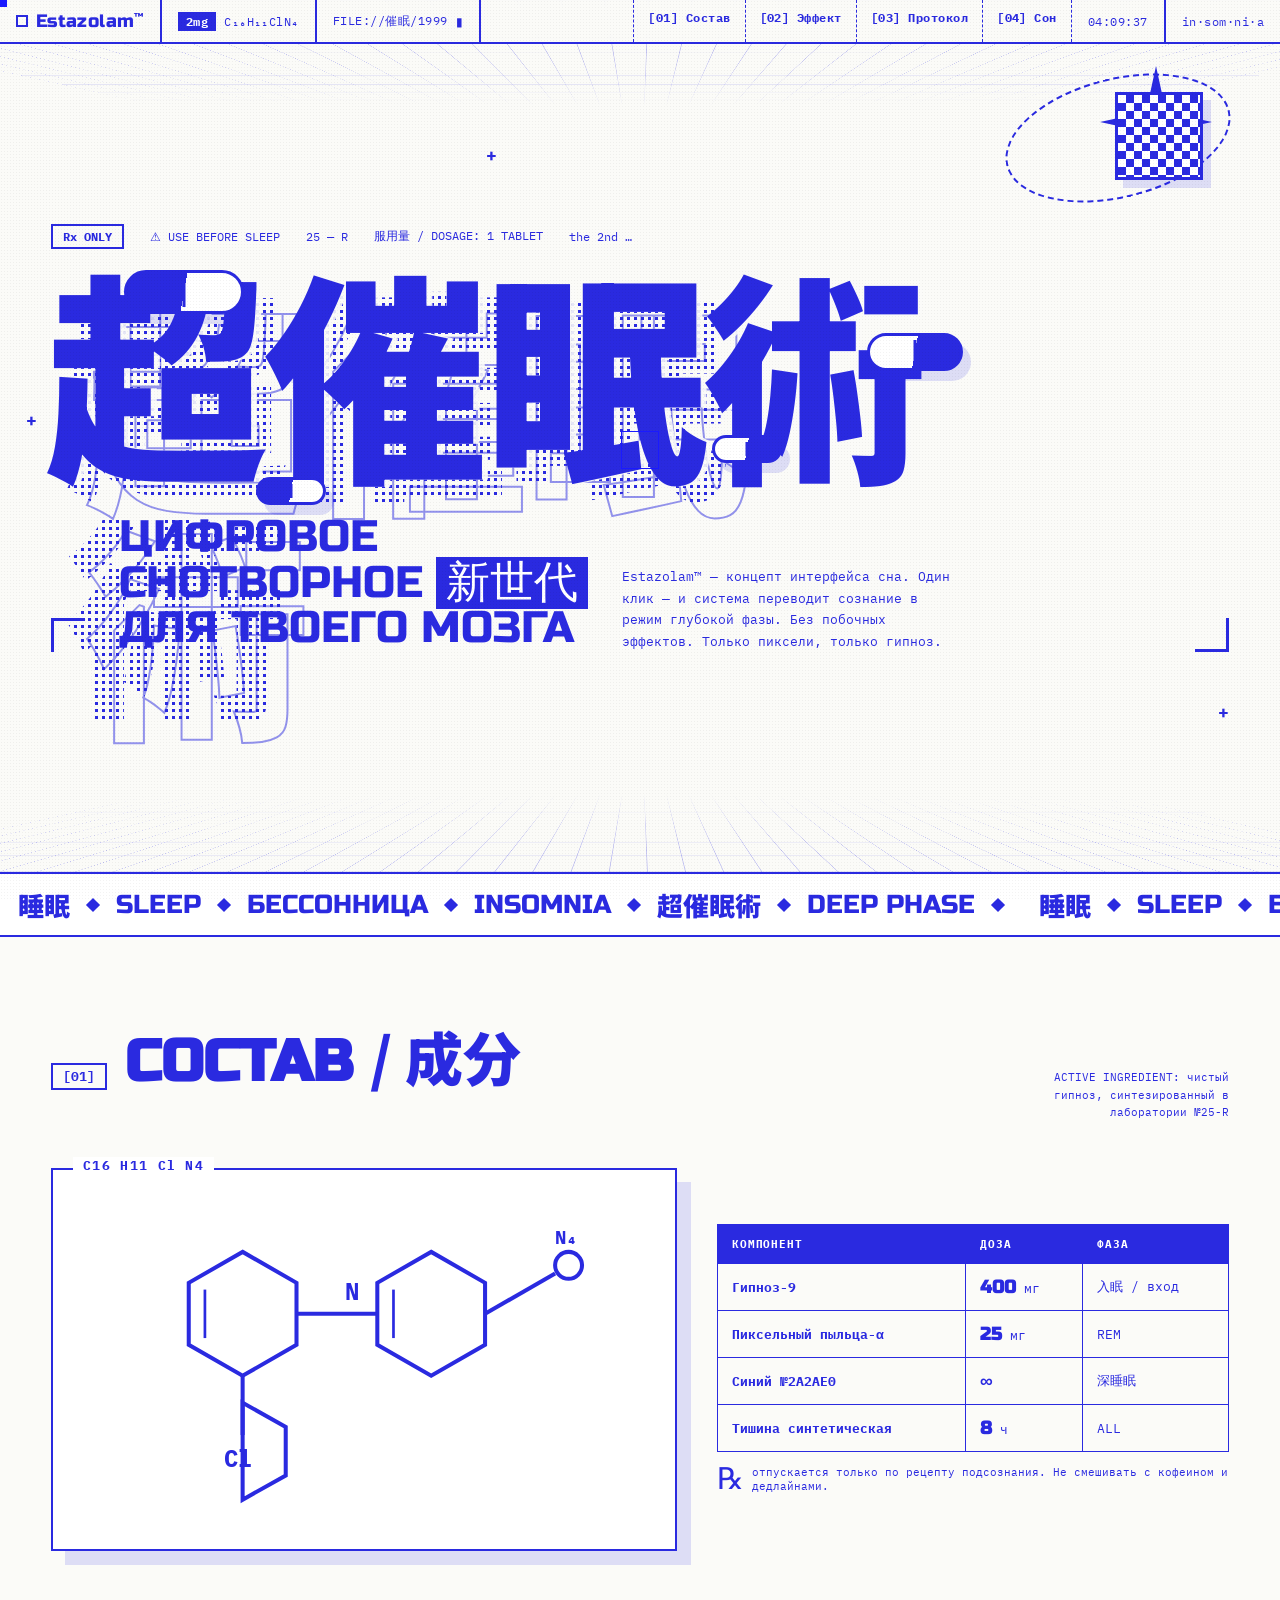
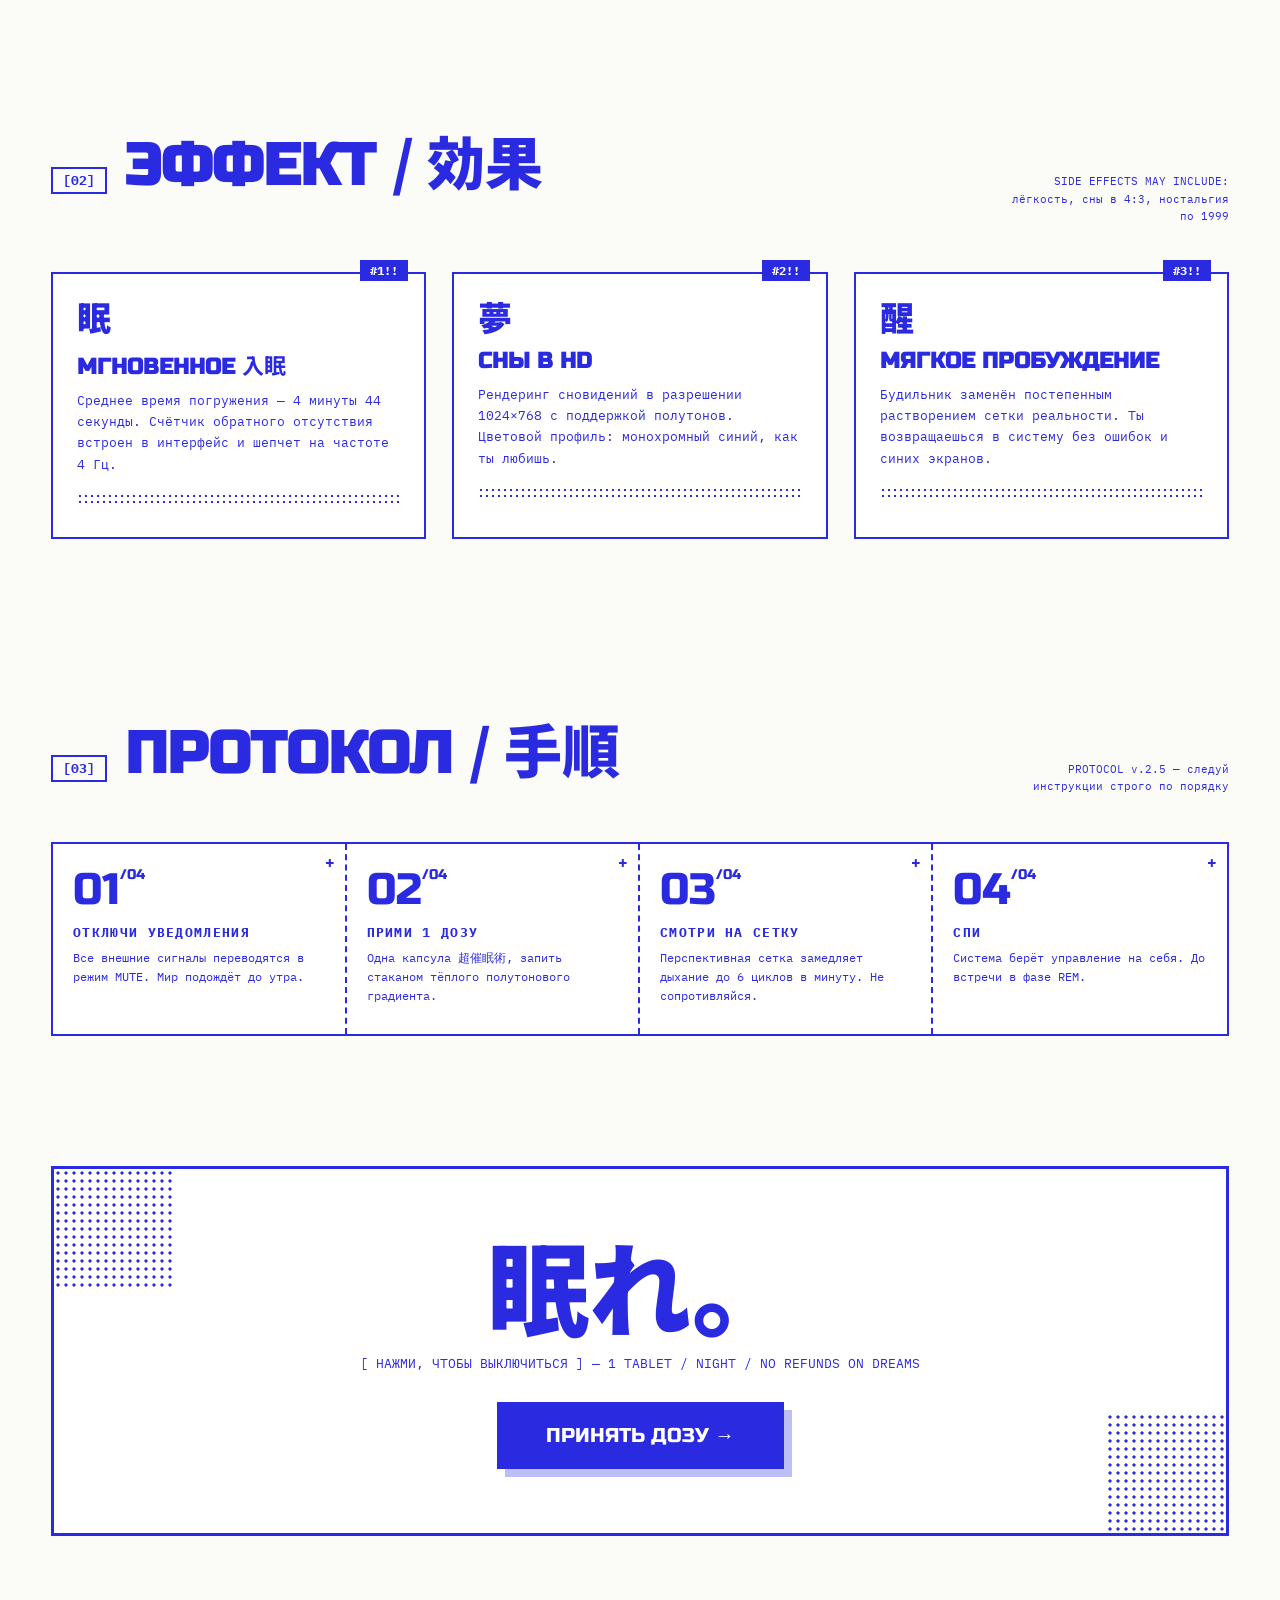
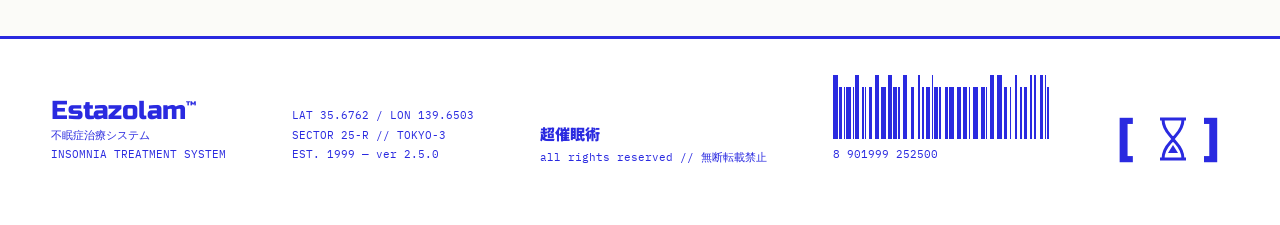
<file: cases/case2/index.html>
<!DOCTYPE html>
<html lang="ru">
<head>
<meta charset="UTF-8">
<meta name="viewport" content="width=device-width, initial-scale=1.0">
<title>Estazolam™ — 超催眠術 / Digital Sleep Aid</title>
<link rel="preconnect" href="https://fonts.googleapis.com">
<link rel="preconnect" href="https://fonts.gstatic.com" crossorigin>
<link href="https://fonts.googleapis.com/css2?family=Noto+Sans+JP:wght@700;900&family=Russo+One&family=IBM+Plex+Mono:wght@400;500;700&display=swap" rel="stylesheet">
<style>
:root{
  --blue:#2a2ae0;
  --blue-deep:#1a1ab4;
  --blue-soft:rgba(42,42,224,.14);
  --paper:#fbfbf8;
  --mono:'IBM Plex Mono',monospace;
  --disp:'Russo One',sans-serif;
  --jp:'Noto Sans JP',sans-serif;
}
*{margin:0;padding:0;box-sizing:border-box;}
html{scroll-behavior:smooth;}
body{
  background:var(--paper);
  color:var(--blue);
  font-family:var(--mono);
  overflow-x:hidden;
  position:relative;
  min-height:100vh;
}
::selection{background:var(--blue);color:#fff;}

/* ===== perspective grids ===== */
.grid-ceiling,.grid-floor{
  position:fixed;left:-25%;width:150%;height:46vh;pointer-events:none;z-index:0;
  background-image:
    linear-gradient(rgba(42,42,224,.28) 1.5px,transparent 1.5px),
    linear-gradient(90deg,rgba(42,42,224,.28) 1.5px,transparent 1.5px);
  background-size:44px 44px;
}
.grid-ceiling{top:0;transform:perspective(340px) rotateX(-58deg);transform-origin:top;
  -webkit-mask-image:linear-gradient(to bottom,#000 30%,transparent 96%);mask-image:linear-gradient(to bottom,#000 30%,transparent 96%);}
.grid-floor{bottom:0;transform:perspective(340px) rotateX(58deg);transform-origin:bottom;
  -webkit-mask-image:linear-gradient(to top,#000 30%,transparent 96%);mask-image:linear-gradient(to top,#000 30%,transparent 96%);}

/* halftone helper */
.halftone{
  background-image:radial-gradient(circle,var(--blue) 1.1px,transparent 1.4px);
  background-size:6px 6px;
}

/* ===== HUD header ===== */
header{
  position:sticky;top:0;z-index:50;
  display:flex;align-items:stretch;gap:0;
  border-bottom:2px solid var(--blue);
  background:rgba(251,251,248,.92);
  backdrop-filter:blur(4px);
  font-size:12px;letter-spacing:.04em;
}
.hud-cell{display:flex;align-items:center;gap:8px;padding:10px 16px;border-right:2px solid var(--blue);white-space:nowrap;}
.hud-cell:last-child{border-right:none;}
.hud-logo{font-family:var(--disp);font-size:18px;letter-spacing:.02em;}
.hud-logo sup{font-size:10px;}
.hud-sq{width:12px;height:12px;border:2px solid var(--blue);display:inline-block;}
.hud-tag{background:var(--blue);color:#fff;padding:2px 8px;font-weight:700;}
.hud-nav{margin-left:auto;display:flex;}
.hud-nav a{color:var(--blue);text-decoration:none;padding:10px 14px;border-right:1px dashed var(--blue);font-weight:700;}
.hud-nav a:hover{background:var(--blue);color:#fff;}
.hud-nav a:first-child{border-left:1px dashed var(--blue);}
.blink{animation:blink 1s steps(2) infinite;}
@keyframes blink{50%{opacity:0;}}
@media(max-width:900px){.hud-hide{display:none;}}

/* ===== hero ===== */
.hero{
  position:relative;z-index:2;
  min-height:92vh;
  display:flex;flex-direction:column;justify-content:center;
  padding:40px 4vw 80px;
}
.hero-meta{
  display:flex;flex-wrap:wrap;gap:10px 26px;align-items:center;
  font-size:12px;margin-bottom:8px;
}
.hero-meta .box{border:2px solid var(--blue);padding:3px 10px;font-weight:700;}
.hero-meta .warn{display:inline-flex;align-items:center;gap:6px;}
.hero-title-wrap{position:relative;width:fit-content;margin-left:-.5vw;}
.hero-title{
  font-family:var(--jp);font-weight:900;
  font-size:clamp(84px,17.5vw,250px);
  line-height:1;letter-spacing:-.02em;
  color:var(--blue);
  position:relative;z-index:3;
  text-shadow:6px 0 0 rgba(251,251,248,.9);
}
.hero-title-halftone{
  position:absolute;top:16px;left:20px;z-index:1;
  font-family:var(--jp);font-weight:900;
  font-size:clamp(84px,17.5vw,250px);
  line-height:1;letter-spacing:-.02em;
  background-image:radial-gradient(circle,var(--blue) 1.6px,transparent 2px);
  background-size:7px 7px;
  -webkit-background-clip:text;background-clip:text;
  color:transparent;
  pointer-events:none;
}
.hero-title-outline{
  position:absolute;top:32px;left:40px;z-index:0;
  font-family:var(--jp);font-weight:900;
  font-size:clamp(84px,17.5vw,250px);
  line-height:1;letter-spacing:-.02em;
  color:transparent;
  -webkit-text-stroke:2px rgba(42,42,224,.5);
  pointer-events:none;
}
.hero-sub{
  display:flex;flex-wrap:wrap;gap:14px 34px;align-items:flex-end;margin-top:34px;
}
.hero-sub .big{
  font-family:var(--disp);font-size:clamp(22px,3.4vw,44px);
  text-transform:uppercase;line-height:1.05;
}
.hero-sub .big em{font-style:normal;background:var(--blue);color:#fff;padding:0 10px;}
.hero-sub p{max-width:340px;font-size:13px;line-height:1.65;}
.bracket{width:34px;height:34px;border:3px solid var(--blue);}
.bracket.tl{border-right:none;border-bottom:none;}
.bracket.br{border-left:none;border-top:none;margin-left:auto;}

/* floating capsules */
.pill{
  position:absolute;z-index:4;
  width:96px;height:38px;border:3.5px solid var(--blue);border-radius:999px;
  background:linear-gradient(100deg,var(--blue) 0 50%,#fff 50% 100%);
  box-shadow:8px 10px 0 var(--blue-soft);
}
.pill::after{content:"";position:absolute;left:50%;top:4px;bottom:4px;width:3px;background:var(--blue);transform:translateX(-50%);}
.pill.p2{width:70px;height:28px;border-width:3px;}
.pill.p3{width:120px;height:44px;}
.pill.cap-w{background:linear-gradient(100deg,#fff 0 50%,var(--blue) 50% 100%);}
@keyframes floatA{0%,100%{transform:rotate(var(--rot)) translateY(0);}50%{transform:rotate(var(--rot)) translateY(-16px);}}
.pill{animation:floatA 5s ease-in-out infinite;}

/* sparkle + orbit */
.sparkle{position:absolute;z-index:2;pointer-events:none;}
.sparkle svg{display:block;}
.orbit{
  position:absolute;border:2px dashed var(--blue);border-radius:50%;
  transform:rotate(-14deg);pointer-events:none;
}
.qr{
  position:absolute;z-index:2;
  width:88px;height:88px;border:3px solid var(--blue);
  background:repeating-conic-gradient(var(--blue) 0 25%,#fff 0 50%);
  background-size:16px 16px;
  box-shadow:8px 8px 0 var(--blue-soft);
}
.crosshair{position:absolute;font-size:18px;font-weight:700;pointer-events:none;}

/* corner HUD bits in hero */
.hero-corner{position:absolute;font-size:11px;line-height:1.7;z-index:3;}
.hero-corner .row{display:flex;gap:10px;align-items:center;}

/* ===== marquee ===== */
.marquee{
  position:relative;z-index:3;
  border-top:2.5px solid var(--blue);border-bottom:2.5px solid var(--blue);
  overflow:hidden;background:#fff;
}
.marquee-track{
  display:flex;width:max-content;
  animation:mq 26s linear infinite;
  padding:12px 0;
}
.marquee-track span{
  font-family:var(--disp);font-size:26px;text-transform:uppercase;
  padding:0 18px;white-space:nowrap;display:flex;align-items:center;gap:18px;
}
.marquee-track span i{font-style:normal;font-family:var(--jp);font-weight:900;}
.marquee-track .dot{width:10px;height:10px;background:var(--blue);display:inline-block;transform:rotate(45deg);}
@keyframes mq{to{transform:translateX(-50%);}}

/* ===== sections ===== */
section.block{position:relative;z-index:2;padding:90px 4vw;}
.sec-head{display:flex;align-items:baseline;gap:18px;margin-bottom:46px;flex-wrap:wrap;}
.sec-num{font-size:13px;border:2px solid var(--blue);padding:3px 10px;font-weight:700;}
.sec-title{font-family:var(--disp);font-size:clamp(30px,5vw,58px);text-transform:uppercase;line-height:1;}
.sec-title i{font-style:normal;font-family:var(--jp);font-weight:900;}
.sec-note{margin-left:auto;font-size:11px;max-width:220px;line-height:1.6;text-align:right;}

/* formula */
.formula-grid{display:grid;grid-template-columns:1.1fr .9fr;gap:40px;align-items:center;}
@media(max-width:900px){.formula-grid{grid-template-columns:1fr;}}
.chem{
  border:2.5px solid var(--blue);background:#fff;padding:28px;position:relative;
  box-shadow:14px 14px 0 var(--blue-soft);
}
.chem::before{content:"C16 H11 Cl N4";position:absolute;top:-13px;left:20px;background:#fff;padding:0 10px;font-weight:700;font-size:13px;letter-spacing:.1em;}
.chem svg{width:100%;height:auto;display:block;}
.dose-table{width:100%;border-collapse:collapse;font-size:13px;}
.dose-table th,.dose-table td{border:1.5px solid var(--blue);padding:12px 14px;text-align:left;}
.dose-table th{background:var(--blue);color:#fff;font-weight:700;letter-spacing:.08em;text-transform:uppercase;font-size:11px;}
.dose-table td b{font-family:var(--disp);font-size:18px;}
.dose-table tr td:first-child{font-weight:700;}
.dose-caption{font-size:11px;margin-top:12px;display:flex;gap:8px;align-items:center;}
.rx-mark{font-family:var(--disp);font-size:30px;line-height:1;}

/* effect cards */
.cards{display:grid;grid-template-columns:repeat(3,1fr);gap:26px;}
@media(max-width:900px){.cards{grid-template-columns:1fr;}}
.card{
  border:2.5px solid var(--blue);background:#fff;padding:26px 24px 30px;position:relative;
  transition:transform .18s ease,box-shadow .18s ease;
}
.card:hover{transform:translate(-6px,-6px);box-shadow:10px 10px 0 var(--blue);}
.card .idx{position:absolute;top:-14px;right:16px;background:var(--blue);color:#fff;font-weight:700;padding:3px 10px;font-size:12px;}
.card .ico{font-size:34px;line-height:1;margin-bottom:14px;font-family:var(--jp);font-weight:900;}
.card h3{font-family:var(--disp);font-size:22px;text-transform:uppercase;margin-bottom:10px;}
.card h3 i{font-style:normal;font-family:var(--jp);}
.card p{font-size:12.5px;line-height:1.7;}
.card .strip{margin-top:18px;height:14px;}

/* protocol / steps */
.steps{display:grid;grid-template-columns:repeat(4,1fr);gap:0;border:2.5px solid var(--blue);background:#fff;}
@media(max-width:900px){.steps{grid-template-columns:repeat(2,1fr);}}
@media(max-width:560px){.steps{grid-template-columns:1fr;}}
.step{border-right:2px dashed var(--blue);padding:24px 20px 28px;position:relative;}
.step:last-child{border-right:none;}
.step .n{font-family:var(--disp);font-size:44px;line-height:1;margin-bottom:12px;}
.step .n small{font-size:14px;vertical-align:top;}
.step h4{font-size:13px;text-transform:uppercase;letter-spacing:.1em;margin-bottom:8px;}
.step p{font-size:11.5px;line-height:1.65;}
.step::after{content:"+";position:absolute;top:8px;right:10px;font-weight:700;}

/* CTA */
.cta{
  position:relative;z-index:2;margin:40px 4vw 100px;
  border:3px solid var(--blue);background:#fff;
  padding:64px 5vw;text-align:center;overflow:hidden;
}
.cta::before,.cta::after{
  content:"";position:absolute;width:120px;height:120px;
  background-image:radial-gradient(circle,var(--blue) 1.4px,transparent 1.8px);background-size:8px 8px;
}
.cta::before{top:0;left:0;}
.cta::after{bottom:0;right:0;}
.cta h2{font-family:var(--jp);font-weight:900;font-size:clamp(40px,8vw,110px);line-height:1;margin-bottom:20px;}
.cta p{font-size:13px;margin-bottom:30px;}
.btn{
  display:inline-block;font-family:var(--disp);font-size:20px;text-transform:uppercase;
  color:#fff;background:var(--blue);text-decoration:none;padding:18px 46px;
  border:3px solid var(--blue);
  box-shadow:8px 8px 0 rgba(42,42,224,.3);
  transition:all .15s ease;
}
.btn:hover{background:#fff;color:var(--blue);box-shadow:4px 4px 0 var(--blue);transform:translate(4px,4px);}

/* footer */
footer{
  position:relative;z-index:2;border-top:3px solid var(--blue);background:#fff;
  padding:36px 4vw 60px;font-size:11px;
}
.foot-grid{display:flex;flex-wrap:wrap;gap:30px;align-items:flex-end;justify-content:space-between;}
.barcode{display:flex;align-items:flex-end;gap:0;height:64px;}
.barcode i{display:block;background:var(--blue);}
.foot-brand{font-family:var(--disp);font-size:26px;}
.foot-brand sup{font-size:11px;}
.foot-col p{line-height:1.8;}
.foot-jp{font-family:var(--jp);font-weight:900;font-size:15px;}
.hourglass{font-family:var(--disp);font-size:44px;letter-spacing:.2em;}

/* reveal */
.rv{opacity:0;transform:translateY(26px);transition:opacity .6s ease,transform .6s ease;}
.rv.on{opacity:1;transform:none;}

/* noise overlay */
.noise{
  position:fixed;inset:0;z-index:60;pointer-events:none;opacity:.05;
  background-image:radial-gradient(circle,#000 1px,transparent 1px);background-size:3px 3px;
  mix-blend-mode:multiply;
}
/* ---------- xml cursor (main site) ---------- */
body,a,button{cursor:none}
body{-webkit-user-select:none;user-select:none;-webkit-touch-callout:none}
img{-webkit-user-drag:none;user-drag:none}
#cursor{position:fixed;top:0;left:0;width:14px;height:14px;background:#1a1aff;z-index:100000;pointer-events:none;transform:translate(-50%,-50%);transition:width .18s,height .18s,background .18s,border .18s,opacity .2s}
#cursor-ring{position:fixed;top:0;left:0;width:38px;height:38px;border:1.5px solid #1a1aff;z-index:99999;pointer-events:none;transform:translate(-50%,-50%);transition:width .25s,height .25s,opacity .25s}
#cursor.hover{width:26px;height:26px;background:transparent;border:2px solid #1a1aff}
@media (hover:none){#cursor,#cursor-ring{display:none}body,a,button{cursor:auto}}
</style>
</head>
<body>
<div id="cursor"></div>
<div id="cursor-ring"></div>

<div class="grid-ceiling"></div>
<div class="grid-floor"></div>
<div class="noise"></div>

<!-- HUD HEADER -->
<header>
  <div class="hud-cell"><span class="hud-sq"></span><span class="hud-logo">Estazolam<sup>™</sup></span></div>
  <div class="hud-cell hud-hide"><span class="hud-tag">2mg</span><span>C₁₆H₁₁ClN₄</span></div>
  <div class="hud-cell hud-hide">FILE://催眠/1999 <span class="blink">▮</span></div>
  <nav class="hud-nav">
    <a href="#formula">[01] Состав</a>
    <a href="#effect">[02] Эффект</a>
    <a href="#protocol">[03] Протокол</a>
    <a href="#sleep">[04] Сон</a>
  </nav>
  <div class="hud-cell hud-hide" id="clock">00:00:00</div>
  <div class="hud-cell">in·som·ni·a</div>
</header>

<!-- HERO -->
<section class="hero">
  <div class="hero-meta">
    <span class="box">Rx ONLY</span>
    <span class="warn">⚠ USE BEFORE SLEEP</span>
    <span>25 — R</span>
    <span>服用量 / DOSAGE: 1 TABLET</span>
    <span class="hud-hide">the 2nd …</span>
  </div>

  <div class="hero-title-wrap" id="heroWrap">
    <div class="hero-title-outline" aria-hidden="true">超催眠術</div>
    <div class="hero-title-halftone" aria-hidden="true">超催眠術</div>
    <h1 class="hero-title">超催眠術</h1>

    <div class="pill p3 float" style="--rot:-14deg;top:6%;left:9%;"></div>
    <div class="pill cap-w float" style="--rot:22deg;top:34%;right:-40px;animation-delay:-1.4s;"></div>
    <div class="pill p2 float" style="--rot:-30deg;bottom:-24px;left:24%;animation-delay:-2.6s;"></div>
    <div class="pill p2 cap-w float" style="--rot:10deg;bottom:8%;right:16%;animation-delay:-3.4s;"></div>
  </div>

  <div class="sparkle float" style="top:18px;right:5%;">
    <svg width="120" height="120" viewBox="0 0 120 120"><path d="M60 4 L70 50 L116 60 L70 70 L60 116 L50 70 L4 60 L50 50 Z" fill="#2a2ae0"/></svg>
  </div>
  <div class="orbit" style="width:230px;height:120px;top:34px;right:calc(6% - 30px);"></div>
  <div class="qr float" style="top:48px;right:6%;"></div>
  <span class="crosshair" style="top:44%;left:2%;">+</span>
  <span class="crosshair" style="top:12%;left:38%;">+</span>
  <span class="crosshair" style="bottom:18%;right:4%;">+</span>

  <div class="hero-sub">
    <div class="bracket tl"></div>
    <div class="big rv">Цифровое<br>снотворное <em>新世代</em><br>для твоего мозга</div>
    <p class="rv">Estazolam™ — концепт интерфейса сна. Один клик — и система переводит сознание в режим глубокой фазы. Без побочных эффектов. Только пиксели, только гипноз.</p>
    <div class="bracket br"></div>
  </div>
</section>

<!-- MARQUEE -->
<div class="marquee">
  <div class="marquee-track" id="mqTrack">
    <span><i>睡眠</i><b class="dot"></b>SLEEP<b class="dot"></b>БЕССОННИЦА<b class="dot"></b>INSOMNIA<b class="dot"></b><i>超催眠術</i><b class="dot"></b>DEEP PHASE<b class="dot"></b></span>
  </div>
</div>

<!-- 01 FORMULA -->
<section class="block" id="formula">
  <div class="sec-head rv">
    <span class="sec-num">[01]</span>
    <h2 class="sec-title">Состав <i>/ 成分</i></h2>
    <p class="sec-note">ACTIVE INGREDIENT: чистый гипноз, синтезированный в лаборатории №25-R</p>
  </div>
  <div class="formula-grid">
    <div class="chem rv">
      <svg viewBox="0 0 420 240" fill="none" stroke="#2a2ae0" stroke-width="3">
        <polygon points="120,40 160,63 160,109 120,132 80,109 80,63" />
        <line x1="160" y1="86" x2="220" y2="86"/>
        <polygon points="260,40 300,63 300,109 260,132 220,109 220,63" />
        <line x1="120" y1="132" x2="120" y2="176"/>
        <polygon points="120,176 152,194 152,230 120,248" transform="translate(0,-24)"/>
        <line x1="300" y1="86" x2="352" y2="56"/>
        <circle cx="362" cy="50" r="10"/>
        <text x="196" y="76" fill="#2a2ae0" stroke="none" font-family="IBM Plex Mono" font-weight="700" font-size="18">N</text>
        <text x="106" y="200" fill="#2a2ae0" stroke="none" font-family="IBM Plex Mono" font-weight="700" font-size="18">Cl</text>
        <text x="352" y="34" fill="#2a2ae0" stroke="none" font-family="IBM Plex Mono" font-weight="700" font-size="14">N₄</text>
        <line x1="92" y1="68" x2="92" y2="104" stroke-width="2"/>
        <line x1="232" y1="68" x2="232" y2="104" stroke-width="2"/>
      </svg>
    </div>
    <div class="rv">
      <table class="dose-table">
        <tr><th>Компонент</th><th>Доза</th><th>Фаза</th></tr>
        <tr><td>Гипноз-9</td><td><b>400</b> мг</td><td>入眠 / вход</td></tr>
        <tr><td>Пиксельный пыльца-α</td><td><b>25</b> мг</td><td>REM</td></tr>
        <tr><td>Синий №2A2AE0</td><td><b>∞</b></td><td>深睡眠</td></tr>
        <tr><td>Тишина синтетическая</td><td><b>8</b> ч</td><td>ALL</td></tr>
      </table>
      <div class="dose-caption"><span class="rx-mark">℞</span> отпускается только по рецепту подсознания. Не смешивать с кофеином и дедлайнами.</div>
    </div>
  </div>
</section>

<!-- 02 EFFECT -->
<section class="block" id="effect">
  <div class="sec-head rv">
    <span class="sec-num">[02]</span>
    <h2 class="sec-title">Эффект <i>/ 効果</i></h2>
    <p class="sec-note">SIDE EFFECTS MAY INCLUDE: лёгкость, сны в 4:3, ностальгия по 1999</p>
  </div>
  <div class="cards">
    <div class="card rv">
      <span class="idx">#1!!</span>
      <div class="ico">眠</div>
      <h3>Мгновенное <i>入眠</i></h3>
      <p>Среднее время погружения — 4 минуты 44 секунды. Счётчик обратного отсутствия встроен в интерфейс и шепчет на частоте 4 Гц.</p>
      <div class="strip halftone"></div>
    </div>
    <div class="card rv">
      <span class="idx">#2!!</span>
      <div class="ico">夢</div>
      <h3>Сны в HD</h3>
      <p>Рендеринг сновидений в разрешении 1024×768 с поддержкой полутонов. Цветовой профиль: монохромный синий, как ты любишь.</p>
      <div class="strip halftone"></div>
    </div>
    <div class="card rv">
      <span class="idx">#3!!</span>
      <div class="ico">醒</div>
      <h3>Мягкое пробуждение</h3>
      <p>Будильник заменён постепенным растворением сетки реальности. Ты возвращаешься в систему без ошибок и синих экранов.</p>
      <div class="strip halftone"></div>
    </div>
  </div>
</section>

<!-- 03 PROTOCOL -->
<section class="block" id="protocol">
  <div class="sec-head rv">
    <span class="sec-num">[03]</span>
    <h2 class="sec-title">Протокол <i>/ 手順</i></h2>
    <p class="sec-note">PROTOCOL v.2.5 — следуй инструкции строго по порядку</p>
  </div>
  <div class="steps rv">
    <div class="step"><div class="n">01<small>/04</small></div><h4>Отключи уведомления</h4><p>Все внешние сигналы переводятся в режим MUTE. Мир подождёт до утра.</p></div>
    <div class="step"><div class="n">02<small>/04</small></div><h4>Прими 1 дозу</h4><p>Одна капсула 超催眠術, запить стаканом тёплого полутонового градиента.</p></div>
    <div class="step"><div class="n">03<small>/04</small></div><h4>Смотри на сетку</h4><p>Перспективная сетка замедляет дыхание до 6 циклов в минуту. Не сопротивляйся.</p></div>
    <div class="step"><div class="n">04<small>/04</small></div><h4>Спи</h4><p>Система берёт управление на себя. До встречи в фазе REM.</p></div>
  </div>
</section>

<!-- CTA -->
<div class="cta rv" id="sleep">
  <h2>眠れ。</h2>
  <p>[ НАЖМИ, ЧТОБЫ ВЫКЛЮЧИТЬСЯ ] — 1 TABLET / NIGHT / NO REFUNDS ON DREAMS</p>
  <a class="btn" href="#top" id="sleepBtn">Принять дозу →</a>
</div>

<!-- FOOTER -->
<footer>
  <div class="foot-grid">
    <div class="foot-col">
      <div class="foot-brand">Estazolam<sup>™</sup></div>
      <p>不眠症治療システム<br>INSOMNIA TREATMENT SYSTEM</p>
    </div>
    <div class="foot-col">
      <p>LAT 35.6762 / LON 139.6503<br>SECTOR 25-R // TOKYO-3<br>EST. 1999 — ver 2.5.0</p>
    </div>
    <div class="foot-col foot-jp">超催眠術<br><span style="font-family:var(--mono);font-weight:400;font-size:11px;">all rights reserved // 無断転載禁止</span></div>
    <div class="foot-col">
      <div class="barcode" id="barcode"></div>
      <p style="margin-top:6px;">8 901999 252500</p>
    </div>
    <div class="hourglass" style="display:flex;align-items:center;gap:14px;">[
      <svg width="34" height="44" viewBox="0 0 34 44"><path d="M4 2 H30 M4 42 H30 M7 2 C7 14 15 18 17 22 C19 18 27 14 27 2 M7 42 C7 30 15 26 17 22 C19 26 27 30 27 42" stroke="#2a2ae0" stroke-width="3" fill="none"/><path d="M12 36 L17 28 L22 36 Z" fill="#2a2ae0"/></svg>
    ]</div>
  </div>
</footer>

<script>
// clock
const clock=document.getElementById('clock');
setInterval(()=>{const d=new Date();clock.textContent=String(d.getHours()).padStart(2,'0')+':'+String(d.getMinutes()).padStart(2,'0')+':'+String(d.getSeconds()).padStart(2,'0');},1000);

// barcode
const bc=document.getElementById('barcode');
for(let i=0;i<42;i++){const b=document.createElement('i');b.style.width=(Math.random()*4+1)+'px';b.style.height=(Math.random()>.75?'100%':'82%');b.style.marginRight=(Math.random()*3+1)+'px';bc.appendChild(b);}

// marquee duplicate
const mq=document.getElementById('mqTrack');mq.innerHTML+=mq.innerHTML;

// reveal on scroll
const io=new IntersectionObserver(es=>es.forEach(e=>{if(e.isIntersecting)e.target.classList.add('on');}),{threshold:.15});
document.querySelectorAll('.rv').forEach(el=>io.observe(el));

// parallax floats
const floats=document.querySelectorAll('.float');
addEventListener('mousemove',e=>{
  const x=(e.clientX/innerWidth-.5),y=(e.clientY/innerHeight-.5);
  floats.forEach((f,i)=>{const d=(i%3+1)*6;f.style.translate=`${x*d}px ${y*d}px`;});
});

// sleep button glitch
const btn=document.getElementById('sleepBtn');
btn.addEventListener('click',e=>{
  e.preventDefault();
  document.body.style.transition='filter .8s ease';
  document.body.style.filter='invert(1) hue-rotate(180deg)';
  btn.textContent='SYSTEM OFF… おやすみ';
  setTimeout(()=>{document.body.style.filter='';btn.textContent='Принять дозу →';},1600);
});
</script>
<script>
/* ---------- xml cursor + protection ---------- */
(function(){
  const cur=document.getElementById('cursor'),ring=document.getElementById('cursor-ring');
  if(cur&&ring){
    let mx=innerWidth/2,my=innerHeight/2,rx=mx,ry=my;
    addEventListener('mousemove',e=>{mx=e.clientX;my=e.clientY;cur.style.left=mx+'px';cur.style.top=my+'px';});
    (function loop(){rx+=(mx-rx)*.16;ry+=(my-ry)*.16;ring.style.left=rx+'px';ring.style.top=ry+'px';requestAnimationFrame(loop);})();
    document.querySelectorAll('a,button').forEach(el=>{
      el.addEventListener('mouseenter',()=>cur.classList.add('hover'));
      el.addEventListener('mouseleave',()=>cur.classList.remove('hover'));
    });
  }
  document.addEventListener('contextmenu',e=>e.preventDefault());
  ['copy','cut','paste'].forEach(ev=>document.addEventListener(ev,e=>e.preventDefault()));
  document.querySelectorAll('img').forEach(im=>{im.draggable=false;im.setAttribute('draggable','false');});
  document.addEventListener('dragstart',e=>e.preventDefault());
  document.addEventListener('keydown',e=>{
    const k=(e.key||'').toLowerCase();
    if(e.key==='F12'||((e.ctrlKey||e.metaKey)&&['u','s','p','g'].includes(k))||((e.ctrlKey||e.metaKey)&&e.shiftKey&&['i','j','c','k'].includes(k))){e.preventDefault();e.stopPropagation();}
  });
})();
</script>
</body>
</html>
</file>
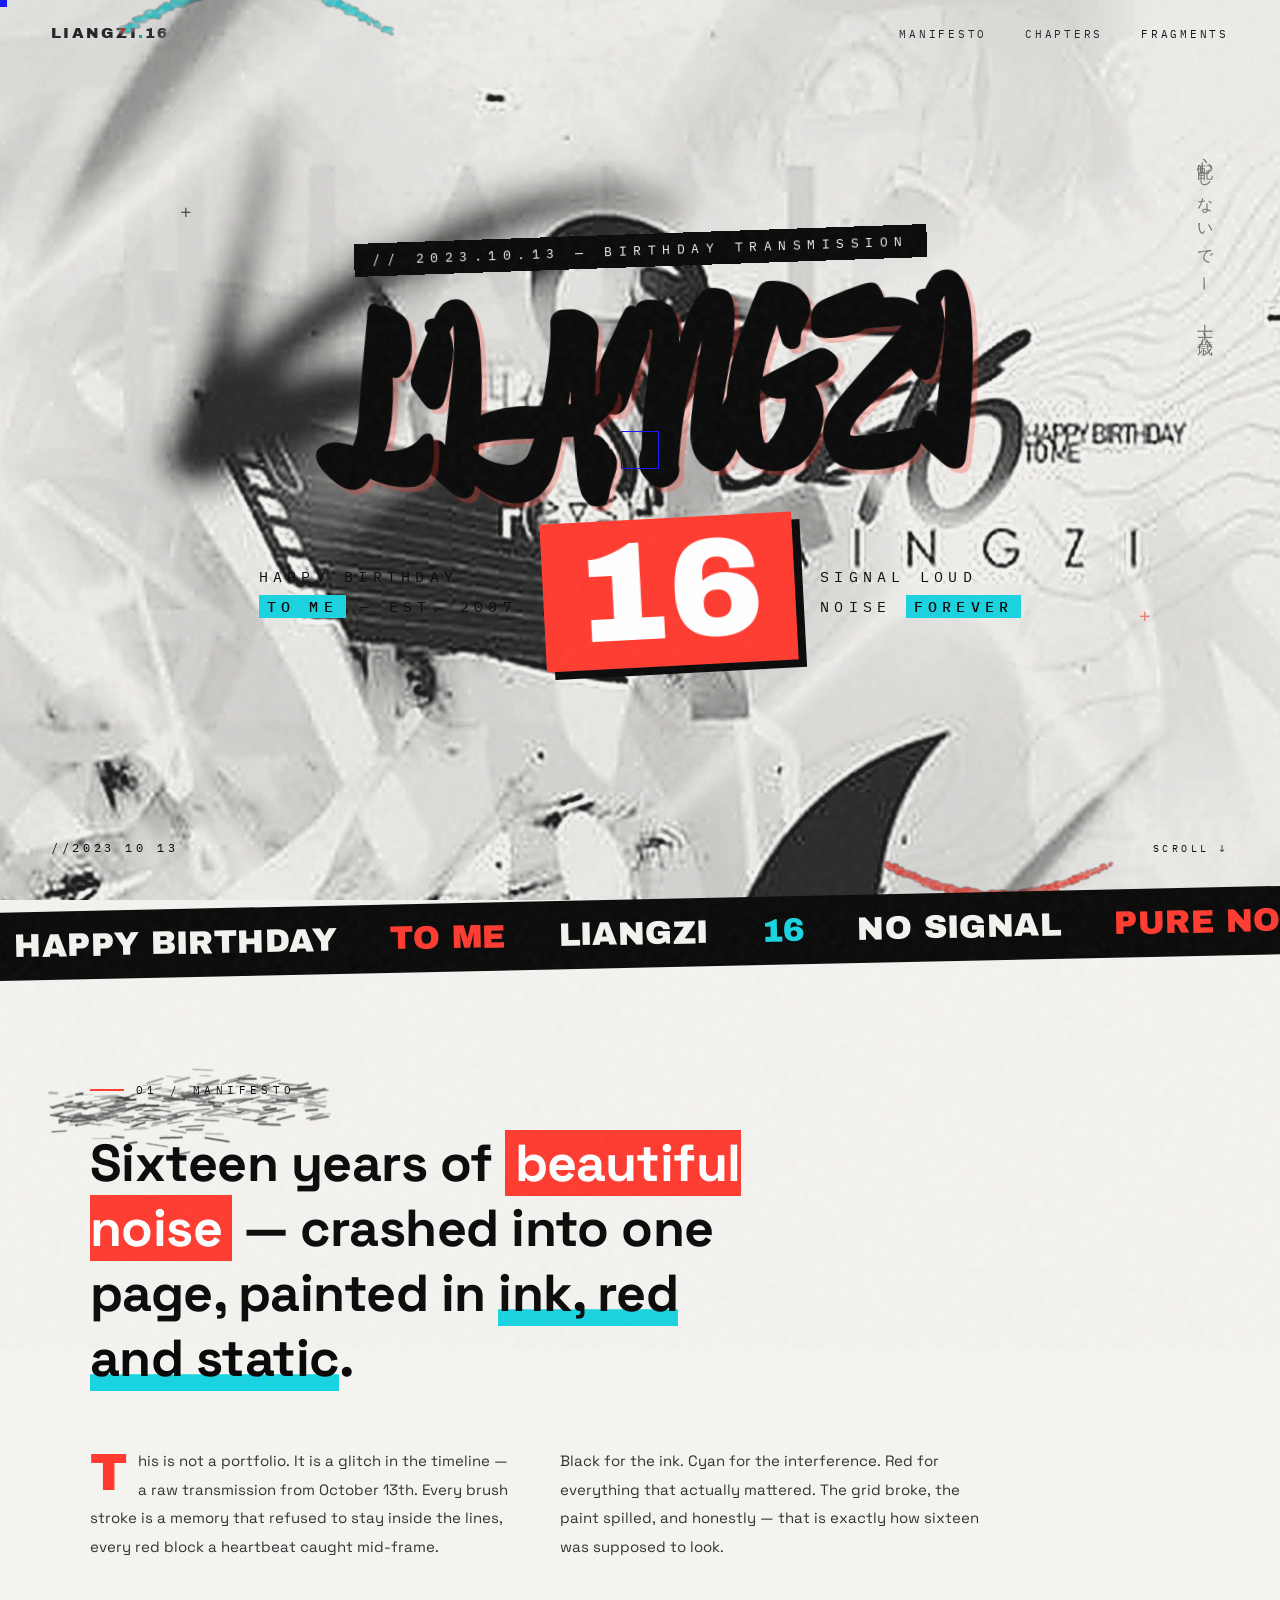
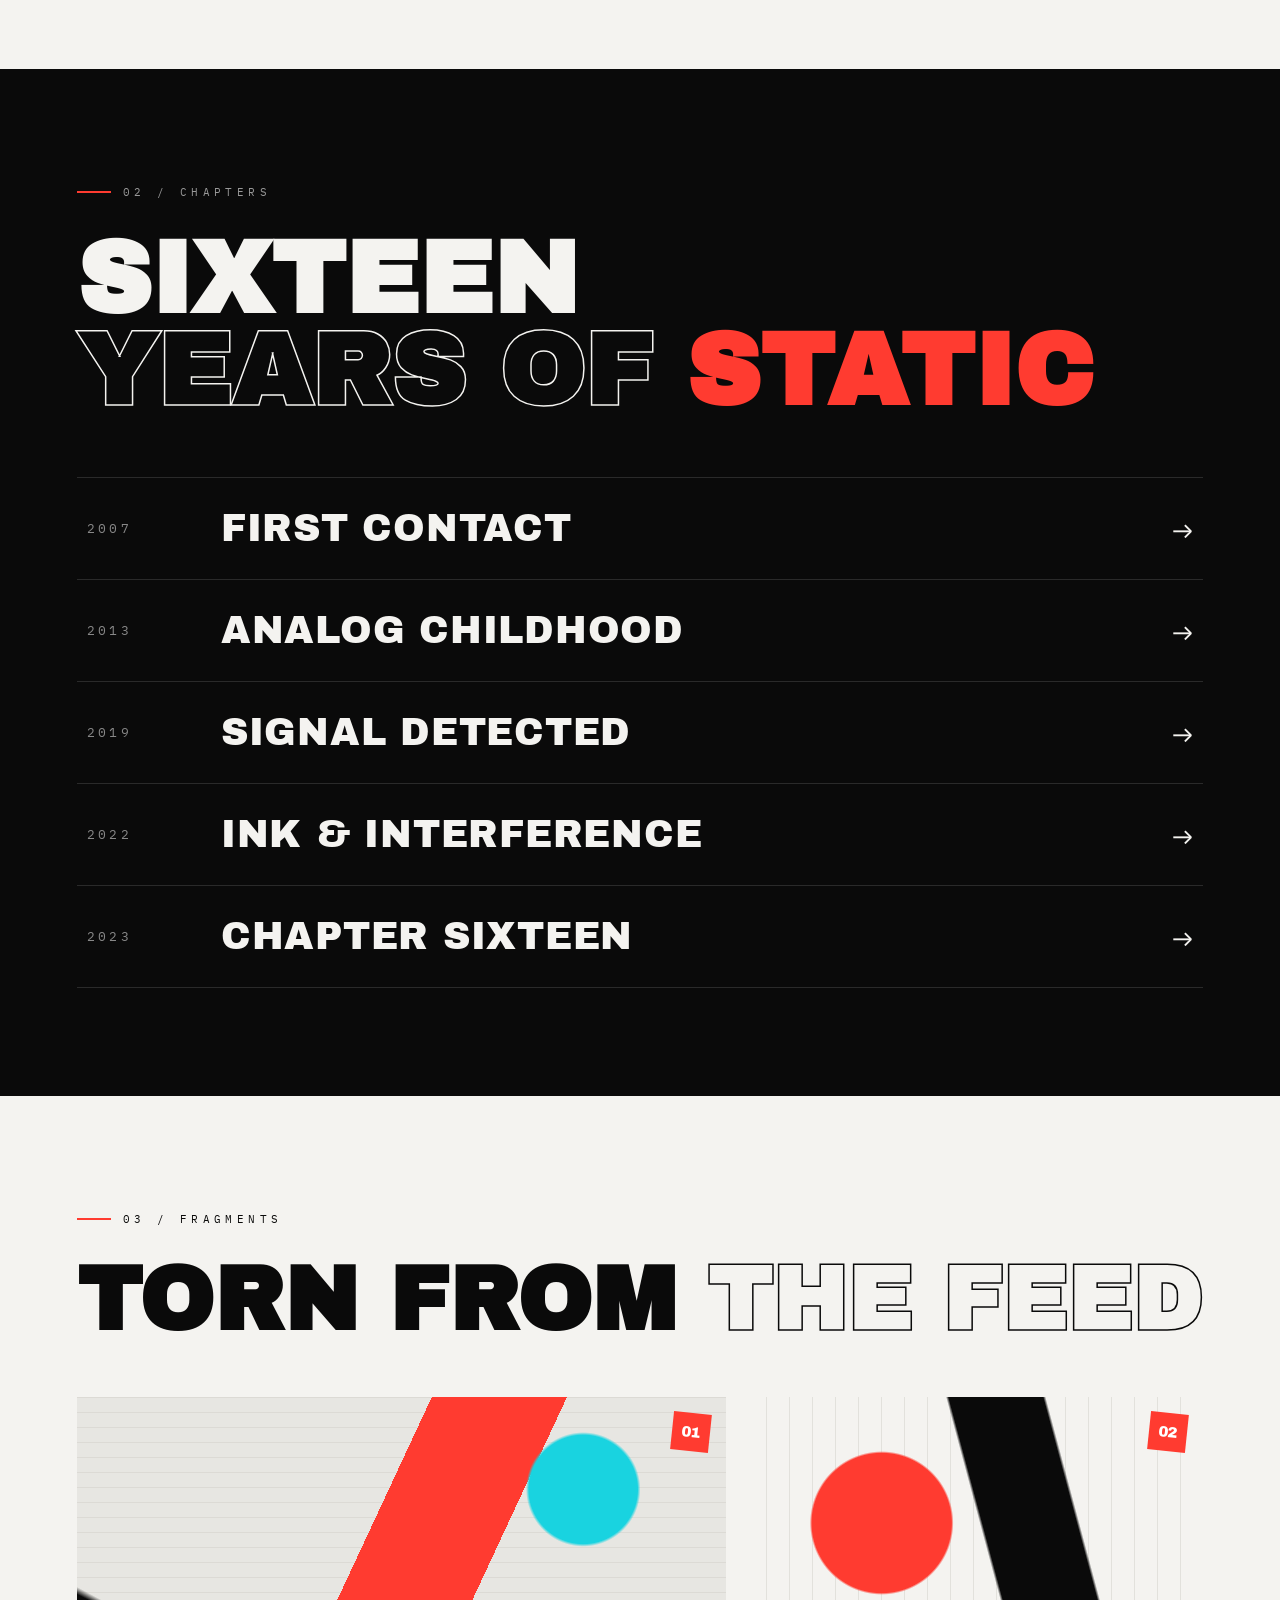
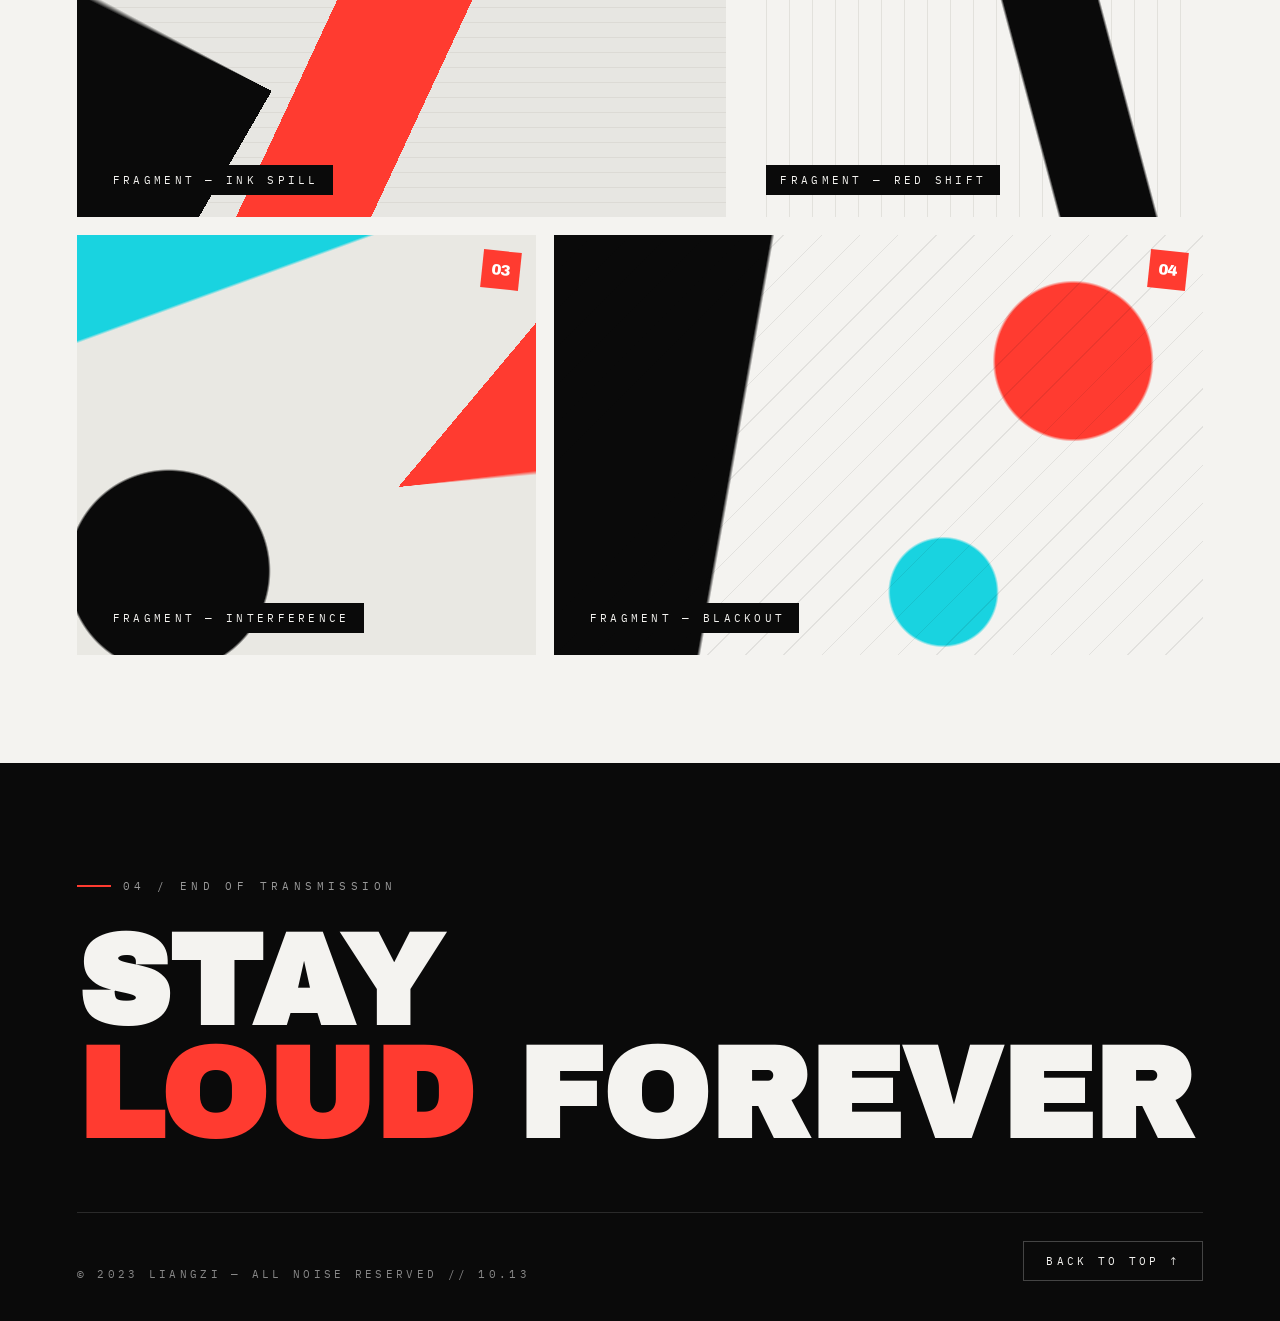
<file: cases/case3/index.html>
<!DOCTYPE html>
<html lang="en">
<head>
<meta charset="UTF-8">
<meta name="viewport" content="width=device-width, initial-scale=1.0">
<title>LIANGZI — 16 // HAPPY BIRTHDAY TO ME</title>
<link rel="preconnect" href="https://fonts.googleapis.com">
<link href="https://fonts.googleapis.com/css2?family=Archivo+Black&family=Space+Grotesk:wght@300;400;500;700&family=IBM+Plex+Mono:wght@400;500&family=Ma+Shan+Zheng&family=Zhi+Mang+Xing&display=swap" rel="stylesheet">
<style>
:root{
  --ink:#0a0a0a;
  --paper:#f4f3f0;
  --red:#ff3b30;
  --cyan:#19d3e0;
  --mono:'IBM Plex Mono',monospace;
  --grot:'Space Grotesk',sans-serif;
  --black:'Archivo Black',sans-serif;
  --brush:'Zhi Mang Xing','Ma Shan Zheng',cursive;
}
*{margin:0;padding:0;box-sizing:border-box}
html{scroll-behavior:smooth}
body{
  background:var(--paper);
  color:var(--ink);
  font-family:var(--grot);
  overflow-x:hidden;
  cursor:none;
}
::selection{background:var(--red);color:#fff}

/* ---------- noise ---------- */
.noise{
  position:fixed;inset:-50%;width:200%;height:200%;
  pointer-events:none;z-index:200;opacity:.05;
  background-image:url("data:image/svg+xml,%3Csvg viewBox='0 0 256 256' xmlns='http://www.w3.org/2000/svg'%3E%3Cfilter id='n'%3E%3CfeTurbulence type='fractalNoise' baseFrequency='0.85' numOctaves='2'/%3E%3C/filter%3E%3Crect width='100%25' height='100%25' filter='url(%23n)'/%3E%3C/svg%3E");
  animation:grain 8s steps(10) infinite;
}
@keyframes grain{
  0%,100%{transform:translate(0,0)}10%{transform:translate(-5%,-8%)}
  30%{transform:translate(3%,-12%)}50%{transform:translate(-9%,4%)}
  70%{transform:translate(7%,9%)}90%{transform:translate(-4%,6%)}
}

/* ---------- xml cursor (main site) ---------- */
body,a,button{cursor:none}
body{-webkit-user-select:none;user-select:none;-webkit-touch-callout:none}
img{-webkit-user-drag:none;user-drag:none}
#cursor{position:fixed;top:0;left:0;width:14px;height:14px;background:#1a1aff;z-index:100000;pointer-events:none;transform:translate(-50%,-50%);transition:width .18s,height .18s,background .18s,border .18s,opacity .2s}
#cursor-ring{position:fixed;top:0;left:0;width:38px;height:38px;border:1.5px solid #1a1aff;z-index:99999;pointer-events:none;transform:translate(-50%,-50%);transition:width .25s,height .25s,opacity .25s}
#cursor.hover{width:26px;height:26px;background:transparent;border:2px solid #1a1aff}
@media (hover:none){#cursor,#cursor-ring{display:none}body,a,button{cursor:auto}}

/* ---------- preloader ---------- */
#loader{position:fixed;inset:0;background:var(--ink);z-index:400;display:flex;align-items:center;justify-content:center;flex-direction:column;gap:18px}
#loader .big{font-family:var(--black);font-size:clamp(90px,20vw,220px);color:var(--paper);line-height:.8;position:relative}
#loader .big::before,#loader .big::after{content:attr(data-t);position:absolute;inset:0}
#loader .big::before{color:var(--red);clip-path:inset(20% 0 40% 0);animation:gl1 .9s steps(2) infinite}
#loader .big::after{color:var(--cyan);clip-path:inset(60% 0 10% 0);animation:gl2 1.1s steps(2) infinite}
@keyframes gl1{0%,100%{transform:translate(0)}25%{transform:translate(-6px,2px)}50%{transform:translate(5px,-3px)}75%{transform:translate(-3px,1px)}}
@keyframes gl2{0%,100%{transform:translate(0)}30%{transform:translate(6px,-2px)}60%{transform:translate(-5px,3px)}}
#loader .bar{width:min(320px,60vw);height:2px;background:#333;overflow:hidden}
#loader .bar i{display:block;height:100%;width:0;background:var(--red)}
#loader .pct{font-family:var(--mono);font-size:11px;color:#777;letter-spacing:.3em}

/* ---------- nav ---------- */
nav{position:fixed;top:0;left:0;right:0;z-index:100;display:flex;justify-content:space-between;align-items:center;
  padding:22px clamp(20px,4vw,56px);mix-blend-mode:difference;color:#fff}
nav .logo{font-family:var(--black);font-size:15px;letter-spacing:.15em;text-decoration:none;color:#fff}
nav .logo em{font-style:normal;color:var(--red)}
nav ul{display:flex;gap:clamp(14px,3vw,38px);list-style:none}
nav a.navlink{font-family:var(--mono);font-size:11px;letter-spacing:.25em;text-decoration:none;color:#fff;position:relative;padding:4px 0}
nav a.navlink::after{content:'';position:absolute;left:0;bottom:0;width:0;height:1px;background:var(--red);transition:width .3s}
nav a.navlink:hover::after{width:100%}
@media(max-width:640px){nav ul{display:none}}

/* ---------- hero ---------- */
.hero{position:relative;min-height:100vh;display:flex;align-items:center;justify-content:center;overflow:hidden}
.hero .texture{position:absolute;inset:0;width:100%;height:100%;object-fit:cover;opacity:.9;
  mix-blend-mode:multiply;filter:contrast(1.05);pointer-events:none}
.hero .streak{position:absolute;pointer-events:none;mix-blend-mode:multiply}
.hero .streak.s1{top:-6%;left:8%;width:24vw;min-width:220px;animation:drift 9s ease-in-out infinite alternate}
.hero .streak.s2{bottom:-4%;right:12%;width:20vw;min-width:180px;animation:drift 11s ease-in-out infinite alternate-reverse}
@keyframes drift{from{transform:translate(0,0) rotate(-2deg)}to{transform:translate(3vw,-2vh) rotate(2deg)}}
.hero-inner{position:relative;z-index:5;text-align:center;padding:0 20px}
.hero .kicker{font-family:var(--mono);font-size:clamp(10px,1.4vw,13px);letter-spacing:.5em;margin-bottom:2vh;
  display:inline-block;background:var(--ink);color:var(--paper);padding:8px 18px;transform:rotate(-2deg)}
.hero h1{font-family:var(--brush);font-size:clamp(84px,19vw,260px);line-height:.92;letter-spacing:-.01em;position:relative;text-transform:none;transform:rotate(-3deg);text-shadow:5px 5px 0 rgba(255,59,48,.28)}
.hero h1 .ch{display:inline-block;transition:transform .18s,color .18s;margin-right:-.06em}
.hero h1 .ch:nth-child(odd){transform:translateY(-2%)}
.hero h1 .ch:nth-child(3n){transform:translateY(3%) rotate(1.5deg)}
.hero h1 .ch:hover{transform:translateY(-8%) skewX(-8deg);color:var(--red)}
.hero .row2{display:flex;align-items:center;justify-content:center;gap:clamp(10px,2vw,26px);margin-top:1vh;flex-wrap:wrap}
.hero .num16{font-family:var(--black);font-size:clamp(60px,11vw,150px);background:var(--red);color:#fff;
  padding:0 clamp(14px,2.5vw,34px);line-height:1.05;transform:rotate(-3deg);box-shadow:8px 8px 0 var(--ink)}
.hero .sub{font-family:var(--mono);font-size:clamp(11px,1.6vw,15px);letter-spacing:.35em;text-align:left;line-height:2}
.hero .sub b{background:var(--cyan);padding:2px 8px;font-weight:500}
.hero .date{position:absolute;bottom:5vh;left:clamp(20px,4vw,56px);font-family:var(--mono);font-size:12px;letter-spacing:.3em;z-index:5}
.hero .jp{position:absolute;top:16vh;right:clamp(16px,5vw,70px);writing-mode:vertical-rl;font-family:var(--grot);
  font-size:clamp(12px,1.6vw,16px);letter-spacing:.5em;opacity:.55;z-index:5}
.hero .cross{position:absolute;font-weight:300;font-size:22px;z-index:5;opacity:.7}
.hero .scroll-hint{position:absolute;bottom:5vh;right:clamp(20px,4vw,56px);font-family:var(--mono);font-size:10px;
  letter-spacing:.35em;z-index:5;animation:blink 1.6s steps(2) infinite}
@keyframes blink{50%{opacity:.15}}

/* ---------- marquee ---------- */
.marquee{background:var(--ink);color:var(--paper);overflow:hidden;padding:16px 0;transform:rotate(-1.2deg) scale(1.02);position:relative;z-index:6}
.marquee .track{display:flex;gap:0;white-space:nowrap;width:max-content;animation:mq 22s linear infinite}
.marquee span{font-family:var(--black);font-size:clamp(18px,3vw,32px);padding:0 26px;text-transform:uppercase}
.marquee span.r{color:var(--red)}.marquee span.c{color:var(--cyan);-webkit-text-stroke:0}
@keyframes mq{to{transform:translateX(-50%)}}

/* ---------- sections common ---------- */
section{position:relative;padding:clamp(70px,12vh,130px) clamp(20px,6vw,90px)}
.tag{font-family:var(--mono);font-size:11px;letter-spacing:.4em;display:inline-flex;align-items:center;gap:12px;margin-bottom:34px}
.tag::before{content:'';width:34px;height:2px;background:var(--red)}
.reveal{opacity:0;transform:translateY(46px);transition:opacity .8s cubic-bezier(.2,.7,.2,1),transform .8s cubic-bezier(.2,.7,.2,1)}
.reveal.in{opacity:1;transform:none}

/* ---------- manifesto ---------- */
.manifesto{background:var(--paper)}
.manifesto .wrap{max-width:1100px;margin:0 auto;position:relative}
.manifesto .brush{position:absolute;top:-40px;left:-60px;width:300px;mix-blend-mode:multiply;opacity:.9;pointer-events:none;transform:rotate(-4deg)}
.manifesto p.big{font-size:clamp(24px,4.4vw,52px);font-weight:700;line-height:1.25;letter-spacing:-.01em;max-width:20ch}
.manifesto p.big mark{background:var(--red);color:#fff;padding:0 .18em}
.manifesto p.big u{text-decoration:none;box-shadow:inset 0 -0.32em 0 var(--cyan)}
.manifesto .cols{display:grid;grid-template-columns:1fr 1fr;gap:40px;margin-top:56px;max-width:900px}
.manifesto .cols p{font-size:15px;line-height:1.9;color:#333}
.manifesto .cols p:first-child::first-letter{font-family:var(--black);font-size:52px;float:left;line-height:.85;margin:4px 10px 0 0;color:var(--red)}
@media(max-width:760px){.manifesto .cols{grid-template-columns:1fr}}

/* ---------- chapters ---------- */
.chapters{background:var(--ink);color:var(--paper);overflow:hidden}
.chapters .tag{color:#999}
.chapters h2{font-family:var(--black);font-size:clamp(40px,8vw,110px);line-height:.9;text-transform:uppercase;margin-bottom:60px}
.chapters h2 .out{color:transparent;-webkit-text-stroke:1.5px var(--paper)}
.chapters h2 .rd{color:var(--red)}
.ch-list{border-top:1px solid #2a2a2a}
.ch-item{display:grid;grid-template-columns:110px 1fr auto;align-items:center;gap:24px;
  padding:30px 10px;border-bottom:1px solid #2a2a2a;text-decoration:none;color:var(--paper);
  position:relative;overflow:hidden;transition:padding .35s}
.ch-item::before{content:'';position:absolute;inset:0;background:var(--red);transform:translateX(-101%);transition:transform .4s cubic-bezier(.7,0,.2,1);z-index:0}
.ch-item:hover::before{transform:translateX(0)}
.ch-item>*{position:relative;z-index:1}
.ch-item:hover{padding-left:26px}
.ch-item .yr{font-family:var(--mono);font-size:13px;letter-spacing:.25em;color:#888;transition:color .3s}
.ch-item:hover .yr{color:#fff}
.ch-item .ttl{font-family:var(--black);font-size:clamp(18px,3.4vw,38px);text-transform:uppercase;letter-spacing:.02em}
.ch-item .arr{font-size:26px;transition:transform .35s}
.ch-item:hover .arr{transform:translateX(10px) rotate(-45deg)}
@media(max-width:640px){.ch-item{grid-template-columns:70px 1fr auto;gap:14px}}

/* ---------- gallery ---------- */
.gallery{background:var(--paper)}
.gallery h2{font-family:var(--black);font-size:clamp(36px,7vw,96px);text-transform:uppercase;line-height:.9;margin-bottom:56px}
.gallery h2 em{font-style:normal;color:transparent;-webkit-text-stroke:1.5px var(--ink)}
.g-grid{display:grid;grid-template-columns:repeat(12,1fr);gap:18px}
.g-card{position:relative;overflow:hidden;background:#e7e6e2;min-height:300px;display:flex;align-items:flex-end;padding:22px}
.g-card.a{grid-column:span 7;min-height:420px}.g-card.b{grid-column:span 5}.g-card.c{grid-column:span 5}.g-card.d{grid-column:span 7;min-height:420px}
.g-card .art{position:absolute;inset:0;transition:transform .6s cubic-bezier(.2,.7,.2,1)}
.g-card:hover .art{transform:scale(1.06) rotate(-1deg)}
.g-card .cap{position:relative;z-index:2;font-family:var(--mono);font-size:11px;letter-spacing:.3em;background:var(--ink);color:var(--paper);padding:8px 14px}
.g-card .idx{position:absolute;top:16px;right:16px;z-index:2;font-family:var(--black);font-size:15px;background:var(--red);color:#fff;width:38px;height:38px;display:flex;align-items:center;justify-content:center;transform:rotate(6deg)}
@media(max-width:760px){.g-card.a,.g-card.b,.g-card.c,.g-card.d{grid-column:span 12}}

/* generative art blocks */
.art-1{background:
  radial-gradient(circle at 78% 22%, var(--cyan) 0 9%, transparent 9.5%),
  conic-gradient(from 210deg at 30% 70%, var(--ink) 0 24%, transparent 24.5%),
  linear-gradient(115deg, transparent 42%, var(--red) 42% 58%, transparent 58%),
  repeating-linear-gradient(0deg,#e7e6e2 0 14px,#dcdad5 14px 15px)}
.art-2{background:
  linear-gradient(75deg, transparent 55%, var(--ink) 55.5% 72%, transparent 72.5%),
  radial-gradient(circle at 30% 30%, var(--red) 0 16%, transparent 16.5%),
  repeating-linear-gradient(90deg,var(--paper) 0 22px,#e2e1dc 22px 23px)}
.art-3{background:
  conic-gradient(from 40deg at 70% 60%, var(--red) 0 12%, transparent 12.5%),
  linear-gradient(160deg, var(--cyan) 0 18%, transparent 18.5%),
  radial-gradient(circle at 20% 80%, var(--ink) 0 20%, transparent 20.5%),
  #e9e8e3}
.art-4{background:
  repeating-linear-gradient(-45deg, transparent 0 26px, rgba(10,10,10,.08) 26px 27px),
  linear-gradient(100deg, var(--ink) 0 30%, transparent 30.5%),
  radial-gradient(circle at 80% 30%, var(--red) 0 13%, transparent 13.5%),
  radial-gradient(circle at 60% 85%, var(--cyan) 0 10%, transparent 10.5%),
  var(--paper)}

/* ---------- footer ---------- */
footer{background:var(--ink);color:var(--paper);padding:clamp(70px,12vh,120px) clamp(20px,6vw,90px) 40px;position:relative;overflow:hidden}
footer .streak{position:absolute;top:-20px;right:6%;width:220px;mix-blend-mode:screen;opacity:.8;pointer-events:none}
footer h2{font-family:var(--black);font-size:clamp(44px,10vw,150px);line-height:.88;text-transform:uppercase}
footer h2 .r{color:var(--red)}
footer .foot-row{display:flex;justify-content:space-between;align-items:flex-end;flex-wrap:wrap;gap:24px;margin-top:60px;
  border-top:1px solid #2a2a2a;padding-top:28px}
footer .mono{font-family:var(--mono);font-size:11px;letter-spacing:.3em;color:#888}
footer .to-top{font-family:var(--mono);font-size:11px;letter-spacing:.3em;color:var(--paper);text-decoration:none;
  border:1px solid #444;padding:12px 22px;transition:background .3s,color .3s}
footer .to-top:hover{background:var(--red);border-color:var(--red);color:#fff}
</style>
</head>
<body>

<div class="noise"></div>
<div id="cursor"></div>
<div id="cursor-ring"></div>

<div id="loader">
  <div class="big" data-t="16">16</div>
  <div class="bar"><i id="loadbar"></i></div>
  <div class="pct" id="loadpct">LOADING — 0%</div>
</div>

<nav>
  <a class="logo" href="#top">LIANGZI<em>.</em>16</a>
  <ul>
    <li><a class="navlink" href="#manifesto">MANIFESTO</a></li>
    <li><a class="navlink" href="#chapters">CHAPTERS</a></li>
    <li><a class="navlink" href="#fragments">FRAGMENTS</a></li>
  </ul>
</nav>

<!-- HERO -->
<header class="hero" id="top">
  <img class="texture" src="assets/texture.jpg" alt="" data-depth="0.03">
  <img class="streak s1" src="assets/streak1.png" alt="" data-depth="0.08">
  <img class="streak s2" src="assets/streak2.png" alt="" data-depth="0.06">
  <span class="jp">心配しないで — 十六歳</span>
  <span class="cross" style="top:22%;left:14%">+</span>
  <span class="cross" style="bottom:30%;right:10%;color:var(--red)">+</span>
  <div class="hero-inner">
    <span class="kicker">// 2023.10.13 — BIRTHDAY TRANSMISSION</span>
    <h1 id="heroTitle">LIANGZI</h1>
    <div class="row2">
      <div class="sub">HAPPY BIRTHDAY<br><b>TO ME</b> — EST. 2007</div>
      <div class="num16">16</div>
      <div class="sub">SIGNAL LOUD<br>NOISE <b>FOREVER</b></div>
    </div>
  </div>
  <div class="date">//2023 10 13</div>
  <div class="scroll-hint">SCROLL ↓</div>
</header>

<!-- MARQUEE -->
<div class="marquee">
  <div class="track" id="mq">
    <span>HAPPY BIRTHDAY</span><span class="r">TO ME</span><span>LIANGZI</span><span class="c">16</span>
    <span>NO SIGNAL</span><span class="r">PURE NOISE</span><span>2023.10.13</span><span class="c">STAY LOUD</span>
  </div>
</div>

<!-- MANIFESTO -->
<section class="manifesto" id="manifesto">
  <div class="wrap">
    <img class="brush" src="assets/brush1.png" alt="">
    <span class="tag reveal">01 / MANIFESTO</span>
    <p class="big reveal">Sixteen years of <mark>beautiful noise</mark> — crashed into one page, painted in <u>ink, red and static</u>.</p>
    <div class="cols">
      <p class="reveal">This is not a portfolio. It is a glitch in the timeline — a raw transmission from October 13th. Every brush stroke is a memory that refused to stay inside the lines, every red block a heartbeat caught mid-frame.</p>
      <p class="reveal">Black for the ink. Cyan for the interference. Red for everything that actually mattered. The grid broke, the paint spilled, and honestly — that is exactly how sixteen was supposed to look.</p>
    </div>
  </div>
</section>

<!-- CHAPTERS -->
<section class="chapters" id="chapters">
  <span class="tag reveal">02 / CHAPTERS</span>
  <h2 class="reveal">SIXTEEN<br><span class="out">YEARS OF</span> <span class="rd">STATIC</span></h2>
  <div class="ch-list reveal">
    <a class="ch-item" href="#fragments"><span class="yr">2007</span><span class="ttl">First Contact</span><span class="arr">→</span></a>
    <a class="ch-item" href="#fragments"><span class="yr">2013</span><span class="ttl">Analog Childhood</span><span class="arr">→</span></a>
    <a class="ch-item" href="#fragments"><span class="yr">2019</span><span class="ttl">Signal Detected</span><span class="arr">→</span></a>
    <a class="ch-item" href="#fragments"><span class="yr">2022</span><span class="ttl">Ink &amp; Interference</span><span class="arr">→</span></a>
    <a class="ch-item" href="#fragments"><span class="yr">2023</span><span class="ttl">Chapter Sixteen</span><span class="arr">→</span></a>
  </div>
</section>

<!-- FRAGMENTS -->
<section class="gallery" id="fragments">
  <span class="tag reveal">03 / FRAGMENTS</span>
  <h2 class="reveal">TORN FROM <em>THE FEED</em></h2>
  <div class="g-grid">
    <div class="g-card a reveal"><div class="art art-1"></div><span class="idx">01</span><span class="cap">FRAGMENT — INK SPILL</span></div>
    <div class="g-card b reveal"><div class="art art-2"></div><span class="idx">02</span><span class="cap">FRAGMENT — RED SHIFT</span></div>
    <div class="g-card c reveal"><div class="art art-3"></div><span class="idx">03</span><span class="cap">FRAGMENT — INTERFERENCE</span></div>
    <div class="g-card d reveal"><div class="art art-4"></div><span class="idx">04</span><span class="cap">FRAGMENT — BLACKOUT</span></div>
  </div>
</section>

<!-- FOOTER -->
<footer>
  <img class="streak" src="assets/streak2.png" alt="">
  <span class="tag" style="color:#999">04 / END OF TRANSMISSION</span>
  <h2 class="reveal">STAY<br><span class="r">LOUD</span> FOREVER</h2>
  <div class="foot-row">
    <span class="mono">© 2023 LIANGZI — ALL NOISE RESERVED // 10.13</span>
    <a class="to-top" href="#top">BACK TO TOP ↑</a>
  </div>
</footer>

<script>
/* ---------- preloader ---------- */
(function(){
  const bar=document.getElementById('loadbar'),pct=document.getElementById('loadpct'),loader=document.getElementById('loader');
  let p=0;
  const t=setInterval(()=>{
    p=Math.min(100,p+Math.random()*14);
    bar.style.width=p+'%';
    pct.textContent='LOADING — '+Math.floor(p)+'%';
    if(p>=100){clearInterval(t);
      setTimeout(()=>{loader.style.transition='transform .7s cubic-bezier(.7,0,.2,1)';loader.style.transform='translateY(-100%)';
        setTimeout(()=>loader.remove(),750);},250);}
  },90);
})();

/* ---------- xml cursor + protection ---------- */
(function(){
  const cur=document.getElementById('cursor'),ring=document.getElementById('cursor-ring');
  if(cur&&ring){
    let mx=innerWidth/2,my=innerHeight/2,rx=mx,ry=my;
    addEventListener('mousemove',e=>{mx=e.clientX;my=e.clientY;cur.style.left=mx+'px';cur.style.top=my+'px';});
    (function loop(){rx+=(mx-rx)*.16;ry+=(my-ry)*.16;ring.style.left=rx+'px';ring.style.top=ry+'px';requestAnimationFrame(loop);})();
    document.querySelectorAll('a,.g-card,.num16').forEach(el=>{
      el.addEventListener('mouseenter',()=>cur.classList.add('hover'));
      el.addEventListener('mouseleave',()=>cur.classList.remove('hover'));
    });
  }
  document.addEventListener('contextmenu',e=>e.preventDefault());
  ['copy','cut','paste'].forEach(ev=>document.addEventListener(ev,e=>e.preventDefault()));
  document.querySelectorAll('img').forEach(im=>{im.draggable=false;im.setAttribute('draggable','false');});
  document.addEventListener('dragstart',e=>e.preventDefault());
  document.addEventListener('keydown',e=>{
    const k=(e.key||'').toLowerCase();
    if(e.key==='F12'||((e.ctrlKey||e.metaKey)&&['u','s','p','g'].includes(k))||((e.ctrlKey||e.metaKey)&&e.shiftKey&&['i','j','c','k'].includes(k))){e.preventDefault();e.stopPropagation();}
  });
})();

/* ---------- hero letters ---------- */
(function(){
  const h=document.getElementById('heroTitle');
  h.innerHTML=h.textContent.split('').map(c=>`<span class="ch">${c}</span>`).join('');
})();

/* ---------- parallax ---------- */
addEventListener('mousemove',e=>{
  const x=(e.clientX/innerWidth-.5),y=(e.clientY/innerHeight-.5);
  document.querySelectorAll('[data-depth]').forEach(el=>{
    const d=parseFloat(el.dataset.depth);
    el.style.translate=`${x*d*400}px ${y*d*400}px`;
  });
});

/* ---------- reveal on scroll ---------- */
const io=new IntersectionObserver(es=>es.forEach(en=>{
  if(en.isIntersecting){en.target.classList.add('in');io.unobserve(en.target);}
}),{threshold:.12});
document.querySelectorAll('.reveal').forEach(el=>io.observe(el));

/* ---------- marquee duplicate ---------- */
(function(){const t=document.getElementById('mq');t.innerHTML+=t.innerHTML;})();
</script>
</body>
</html>
</file>
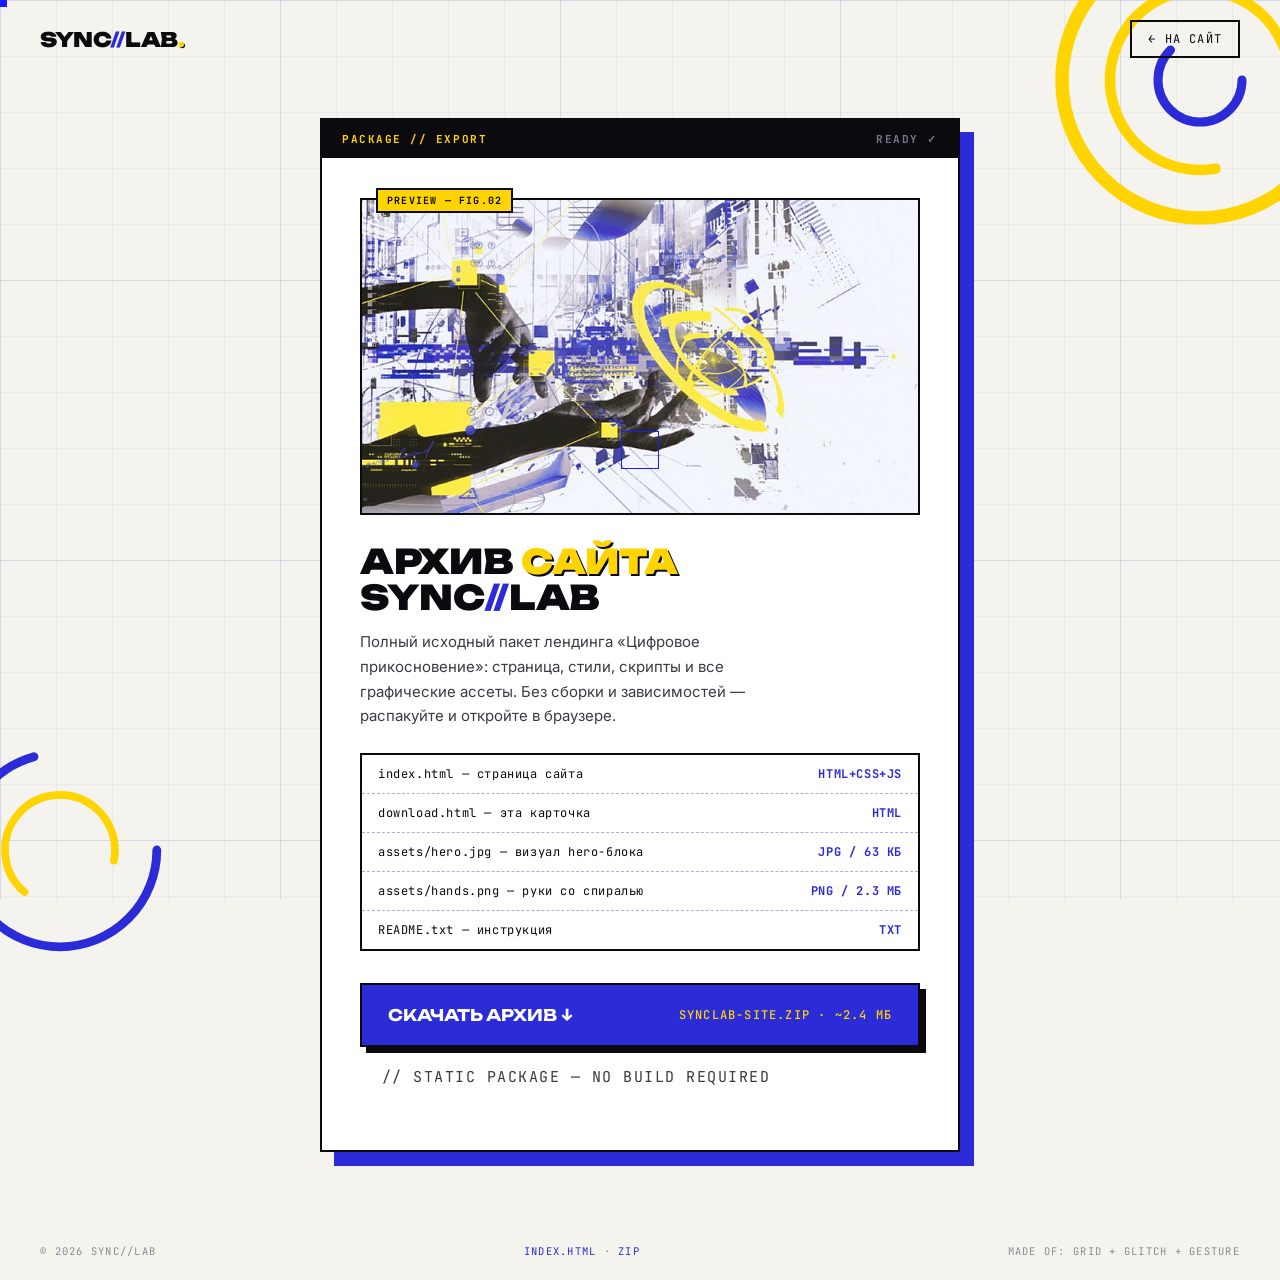
<file: cases/case1/download.html>
<!DOCTYPE html>
<html lang="ru">
<head>
<meta charset="UTF-8">
<meta name="viewport" content="width=device-width, initial-scale=1.0">
<title>Скачать — SYNC//LAB</title>
<link rel="preconnect" href="https://fonts.googleapis.com">
<link rel="preconnect" href="https://fonts.gstatic.com" crossorigin>
<link href="https://fonts.googleapis.com/css2?family=Unbounded:wght@300;400;600;800;900&family=JetBrains+Mono:wght@400;500;700&family=Inter:wght@400;500;600&display=swap" rel="stylesheet">
<style>
:root{
  --ink:#0a0a0f;
  --blue:#2b2bd8;
  --blue-deep:#1a1a9e;
  --yellow:#ffd400;
  --paper:#f4f3ee;
  --grey:#8a8a96;
}
*{margin:0;padding:0;box-sizing:border-box}
body{
  background:var(--paper);color:var(--ink);
  font-family:'Inter',sans-serif;min-height:100vh;
  display:flex;flex-direction:column;overflow-x:hidden;
}
::selection{background:var(--yellow);color:var(--ink)}

.blueprint{
  position:fixed;inset:0;z-index:0;pointer-events:none;
  background-image:
    linear-gradient(rgba(43,43,216,.05) 1px,transparent 1px),
    linear-gradient(90deg,rgba(43,43,216,.05) 1px,transparent 1px);
  background-size:56px 56px;
}
.blueprint::after{
  content:"";position:absolute;inset:0;
  background-image:
    linear-gradient(rgba(43,43,216,.09) 1px,transparent 1px),
    linear-gradient(90deg,rgba(43,43,216,.09) 1px,transparent 1px);
  background-size:280px 280px;
}

nav{
  position:relative;z-index:2;
  display:flex;justify-content:space-between;align-items:center;
  padding:20px 40px;
}
.logo{font-family:'Unbounded';font-weight:900;font-size:20px;letter-spacing:-.5px;text-decoration:none;color:var(--ink)}
.logo span{color:var(--blue)}
.logo em{font-style:normal;color:var(--yellow);text-shadow:1px 1px 0 var(--ink)}
.back{
  font-family:'JetBrains Mono';font-size:12px;letter-spacing:.1em;text-transform:uppercase;
  color:var(--ink);text-decoration:none;border:2px solid var(--ink);padding:9px 16px;
  transition:all .15s;background:transparent;
}
.back:hover{background:var(--yellow)}
@media(max-width:640px){nav{padding:16px 22px}}

main{
  position:relative;z-index:1;flex:1;
  display:flex;align-items:center;justify-content:center;
  padding:40px 22px 70px;
}

/* spirals */
.spiral{position:fixed;pointer-events:none;z-index:0}
.spiral svg{display:block;animation:spin 26s linear infinite}
.spiral.rev svg{animation-direction:reverse;animation-duration:36s}
@keyframes spin{to{transform:rotate(360deg)}}
.sp1{width:300px;height:300px;top:-70px;right:-70px}
.sp2{width:220px;height:220px;bottom:-60px;left:-50px}

/* card */
.dl-card{
  position:relative;width:100%;max-width:640px;
  background:#fff;border:2px solid var(--ink);
  box-shadow:14px 14px 0 var(--blue);
  animation:floaty 8s ease-in-out infinite;
}
@keyframes floaty{0%,100%{transform:translateY(0)}50%{transform:translateY(-8px)}}
.dl-card .bar{
  display:flex;justify-content:space-between;align-items:center;
  background:var(--ink);color:var(--yellow);
  font-family:'JetBrains Mono';font-size:11px;font-weight:700;letter-spacing:.14em;
  text-transform:uppercase;padding:12px 20px;
}
.dl-card .bar i{font-style:normal;color:#77778a}
.dl-body{padding:40px 38px 36px}
.dl-body .thumb{
  border:2px solid var(--ink);margin-bottom:28px;position:relative;background:var(--paper);
}
.dl-body .thumb img{display:block;width:100%;height:auto}
.dl-body .thumb .tag{
  position:absolute;top:-12px;left:14px;background:var(--yellow);border:2px solid var(--ink);
  font-family:'JetBrains Mono';font-size:10px;font-weight:700;letter-spacing:.12em;
  padding:4px 9px;text-transform:uppercase;
}
.dl-body h1{
  font-family:'Unbounded';font-weight:900;font-size:clamp(24px,4vw,34px);
  text-transform:uppercase;line-height:1.08;letter-spacing:-.01em;margin-bottom:14px;
}
.dl-body h1 .y{color:var(--yellow);text-shadow:2px 2px 0 var(--ink)}
.dl-body h1 .b{color:var(--blue)}
.dl-body p{font-size:15px;line-height:1.65;color:#3a3a44;margin-bottom:24px;max-width:48ch}
.dl-list{
  list-style:none;margin-bottom:32px;border:2px solid var(--ink);
}
.dl-list li{
  font-family:'JetBrains Mono';font-size:12px;letter-spacing:.05em;
  padding:11px 16px;border-bottom:1px dashed rgba(43,43,216,.4);
  display:flex;justify-content:space-between;gap:14px;background:#fff;
}
.dl-list li:last-child{border-bottom:none}
.dl-list li em{font-style:normal;color:var(--blue);font-weight:700;white-space:nowrap}
.dl-btn{
  display:flex;align-items:center;justify-content:space-between;gap:16px;
  background:var(--blue);color:#fff;text-decoration:none;border:2px solid var(--ink);
  font-family:'Unbounded';font-weight:700;font-size:16px;text-transform:uppercase;
  padding:20px 26px;box-shadow:6px 6px 0 var(--ink);transition:all .15s;
}
.dl-btn:hover{transform:translate(-3px,-3px);box-shadow:10px 10px 0 var(--ink);background:var(--blue-deep)}
.dl-btn .sz{font-family:'JetBrains Mono';font-size:12px;font-weight:500;letter-spacing:.1em;color:var(--yellow)}
.dl-note{
  margin-top:18px;font-family:'JetBrains Mono';font-size:10.5px;letter-spacing:.1em;
  text-transform:uppercase;color:var(--grey);text-align:center;
}

footer{
  position:relative;z-index:1;padding:22px 40px;
  font-family:'JetBrains Mono';font-size:10.5px;letter-spacing:.12em;text-transform:uppercase;
  color:var(--grey);display:flex;justify-content:space-between;gap:14px;flex-wrap:wrap;
}
footer a{color:var(--blue);text-decoration:none}
/* ---------- xml cursor (main site) ---------- */
body,a,button{cursor:none}
body{-webkit-user-select:none;user-select:none;-webkit-touch-callout:none}
img{-webkit-user-drag:none;user-drag:none}
#cursor{position:fixed;top:0;left:0;width:14px;height:14px;background:#1a1aff;z-index:100000;pointer-events:none;transform:translate(-50%,-50%);transition:width .18s,height .18s,background .18s,border .18s,opacity .2s}
#cursor-ring{position:fixed;top:0;left:0;width:38px;height:38px;border:1.5px solid #1a1aff;z-index:99999;pointer-events:none;transform:translate(-50%,-50%);transition:width .25s,height .25s,opacity .25s}
#cursor.hover{width:26px;height:26px;background:transparent;border:2px solid #1a1aff}
@media (hover:none){#cursor,#cursor-ring{display:none}body,a,button{cursor:auto}}
</style>
</head>
<body>
<div id="cursor"></div>
<div id="cursor-ring"></div>

<div class="blueprint"></div>

<div class="spiral sp1">
  <svg viewBox="0 0 200 200" fill="none">
    <circle cx="100" cy="100" r="92" stroke="#ffd400" stroke-width="9" stroke-dasharray="430 150" stroke-linecap="round"/>
    <circle cx="100" cy="100" r="60" stroke="#ffd400" stroke-width="7" stroke-dasharray="270 120" stroke-linecap="round" transform="rotate(80 100 100)"/>
    <circle cx="100" cy="100" r="28" stroke="#2b2bd8" stroke-width="6" stroke-dasharray="110 70" stroke-linecap="round"/>
  </svg>
</div>
<div class="spiral rev sp2">
  <svg viewBox="0 0 200 200" fill="none">
    <circle cx="100" cy="100" r="88" stroke="#2b2bd8" stroke-width="8" stroke-dasharray="390 170" stroke-linecap="round"/>
    <circle cx="100" cy="100" r="50" stroke="#ffd400" stroke-width="7" stroke-dasharray="210 110" stroke-linecap="round" transform="rotate(130 100 100)"/>
  </svg>
</div>

<nav>
  <a class="logo" href="index.html">SYNC<span>//</span>LAB<em>.</em></a>
  <a class="back" href="index.html">← На сайт</a>
</nav>

<main>
  <div class="dl-card">
    <div class="bar"><span>PACKAGE // EXPORT</span><i>READY ✓</i></div>
    <div class="dl-body">
      <div class="thumb">
        <span class="tag">PREVIEW — FIG.02</span>
        <img src="assets/hands.png" alt="Превью ассета: руки и светящаяся спираль">
      </div>
      <h1>Архив <span class="y">сайта</span><br>SYNC<span class="b">//</span>LAB</h1>
      <p>Полный исходный пакет лендинга «Цифровое прикосновение»: страница,
      стили, скрипты и все графические ассеты. Без сборки и зависимостей —
      распакуйте и откройте в браузере.</p>
      <ul class="dl-list">
        <li>index.html — страница сайта <em>HTML+CSS+JS</em></li>
        <li>download.html — эта карточка <em>HTML</em></li>
        <li>assets/hero.jpg — визуал hero-блока <em>JPG / 63 КБ</em></li>
        <li>assets/hands.png — руки со спиралью <em>PNG / 2.3 МБ</em></li>
        <li>README.txt — инструкция <em>TXT</em></li>
      </ul>
      <a class="dl-btn" href="synclab-site.zip" download>
        <span>Скачать архив ↓</span><span class="sz">synclab-site.zip · ~2.4 МБ</span>
      </a>
      <p class="dl-note">// static package — no build required</p>
    </div>
  </div>
</main>

<footer>
  <span>© 2026 SYNC//LAB</span>
  <span><a href="index.html">index.html</a> · <a href="synclab-site.zip">zip</a></span>
  <span>MADE OF: GRID + GLITCH + GESTURE</span>
</footer>

<script>
/* ---------- xml cursor + protection ---------- */
(function(){
  const cur=document.getElementById('cursor'),ring=document.getElementById('cursor-ring');
  if(cur&&ring){
    let mx=innerWidth/2,my=innerHeight/2,rx=mx,ry=my;
    addEventListener('mousemove',e=>{mx=e.clientX;my=e.clientY;cur.style.left=mx+'px';cur.style.top=my+'px';});
    (function loop(){rx+=(mx-rx)*.16;ry+=(my-ry)*.16;ring.style.left=rx+'px';ring.style.top=ry+'px';requestAnimationFrame(loop);})();
    document.querySelectorAll('a,button').forEach(el=>{
      el.addEventListener('mouseenter',()=>cur.classList.add('hover'));
      el.addEventListener('mouseleave',()=>cur.classList.remove('hover'));
    });
  }
  document.addEventListener('contextmenu',e=>e.preventDefault());
  ['copy','cut','paste'].forEach(ev=>document.addEventListener(ev,e=>e.preventDefault()));
  document.querySelectorAll('img').forEach(im=>{im.draggable=false;im.setAttribute('draggable','false');});
  document.addEventListener('dragstart',e=>e.preventDefault());
  document.addEventListener('keydown',e=>{
    const k=(e.key||'').toLowerCase();
    if(e.key==='F12'||((e.ctrlKey||e.metaKey)&&['u','s','p','g'].includes(k))||((e.ctrlKey||e.metaKey)&&e.shiftKey&&['i','j','c','k'].includes(k))){e.preventDefault();e.stopPropagation();}
  });
})();
</script>
</body>
</html>
</file>
<file: css/style.css>
:root{
  --blue:#1a1aff;
  --blue2:#0000e0;
  --ink:#0a0a0a;
  --paper:#f4f4f0;
  --gray:#d8d8d2;
  --mono:'JetBrains Mono', 'Courier New', monospace;
  --grot:'Space Grotesk', Arial, sans-serif;
  --black:'Archivo Black', 'Noto Sans JP', 'Arial Black', sans-serif;
}
*{margin:0;padding:0;box-sizing:border-box}
html{scroll-behavior:smooth}
body{
  background:var(--paper);
  color:var(--ink);
  font-family:var(--grot);
  overflow-x:hidden;
  cursor:none;
}
a,button{cursor:none}
::selection{background:var(--blue);color:#fff}
img{user-select:none;-webkit-user-drag:none}

/* ============ CUSTOM CURSOR ============ */
#cursor{
  position:fixed;top:0;left:0;width:14px;height:14px;
  background:var(--blue);
  z-index:10000;pointer-events:none;
  transform:translate(-50%,-50%);
  transition:width .18s,height .18s,background .18s,border-radius .18s;
  mix-blend-mode:normal;
}
#cursor-ring{
  position:fixed;top:0;left:0;width:38px;height:38px;
  border:1.5px solid var(--blue);
  z-index:9999;pointer-events:none;
  transform:translate(-50%,-50%);
  transition:width .25s,height .25s,opacity .25s;
}
#cursor.hover{width:26px;height:26px;background:transparent;border:2px solid var(--blue)}
#cursor-label{
  position:fixed;top:0;left:0;z-index:9998;pointer-events:none;
  font-family:var(--mono);font-size:9px;letter-spacing:.15em;
  background:var(--blue);color:#fff;padding:2px 6px;
  transform:translate(14px,14px);opacity:0;transition:opacity .2s;
  white-space:nowrap;
}
#cursor-label.on{opacity:1}
@media (hover:none){#cursor,#cursor-ring,#cursor-label{display:none}body,a,button{cursor:auto}}

/* ============ LOADER ============ */
#loader{
  position:fixed;inset:0;z-index:9000;
  background:#cfcfc8;
  background-image:
    linear-gradient(rgba(0,0,0,.05) 1px, transparent 1px),
    linear-gradient(90deg, rgba(0,0,0,.05) 1px, transparent 1px);
  background-size:32px 32px;
  overflow:hidden;
  font-family:var(--mono);
  transition:transform .7s cubic-bezier(.85,0,.15,1);
}
#loader.done{transform:translateY(-101%)}
#loader .flash{
  position:absolute;inset:0;background:var(--blue);opacity:0;pointer-events:none;z-index:50;
}
#loader .flash.go{animation:flashAnim .45s steps(2) forwards}
@keyframes flashAnim{0%{opacity:0}30%{opacity:1}60%{opacity:.2}100%{opacity:0}}

/* top OS bar */
.os-bar{
  position:absolute;top:0;left:0;right:0;height:34px;
  background:var(--blue);color:#fff;
  display:flex;align-items:center;gap:26px;padding:0 16px;
  font-size:12px;letter-spacing:.05em;z-index:10;
}
.os-bar .dots{margin-left:auto;display:flex;gap:6px}
.os-bar .dots i{width:10px;height:10px;border:1.5px solid #fff;display:block}
.os-bar .dots i.f{background:#fff}

/* file menu window */
.file-menu{
  position:absolute;top:52px;left:22px;width:240px;z-index:12;
  background:#efefea;border:2px solid var(--ink);
  box-shadow:6px 6px 0 rgba(0,0,0,.25);
  font-size:13px;
  animation:winIn .5s .2s cubic-bezier(.2,1.4,.4,1) backwards;
}
.file-menu .fm-title{
  background:var(--ink);color:#fff;padding:5px 10px;font-size:11px;letter-spacing:.1em;
  display:flex;justify-content:space-between;
}
.file-menu ul{list-style:none;padding:6px 0}
.file-menu li{
  padding:6px 14px;display:flex;justify-content:space-between;align-items:center;color:#222;
}
.file-menu li .key{opacity:.45;font-size:11px}
.file-menu li.sel{background:var(--blue);color:#fff}
.file-menu li.sel .key{opacity:.8}
.file-menu li hr{border:none;border-top:1px solid #bbb;margin:4px 0}
@keyframes winIn{from{transform:translateY(-14px) scale(.96);opacity:0}to{transform:none;opacity:1}}
@keyframes winInC{from{transform:translate(-50%,-46%) scale(.96);opacity:0}to{transform:translate(-50%,-50%);opacity:1}}
@keyframes winInR{from{transform:translateY(-46%);opacity:0}to{transform:translateY(-50%);opacity:1}}

/* warning dialog */
.warn-win{
  position:absolute;top:50%;left:50%;transform:translate(-50%,-50%);
  width:min(480px,90vw);z-index:20;
  background:#f6f6f2;border:2.5px solid var(--ink);
  box-shadow:10px 10px 0 rgba(26,26,255,.35);
  animation:winInC .55s .45s cubic-bezier(.2,1.4,.4,1) backwards;
}
.warn-title{
  background:var(--blue);color:#fff;padding:8px 12px;
  display:flex;align-items:center;gap:10px;font-weight:700;font-size:14px;letter-spacing:.12em;
}
.warn-title .x{margin-left:auto;border:1.5px solid #fff;width:20px;height:20px;display:grid;place-items:center;font-size:11px}
.warn-body{padding:22px 24px 18px;display:flex;gap:18px}
.warn-ico{
  flex:0 0 52px;height:52px;background:var(--blue);color:#fff;
  display:grid;place-items:center;font-size:30px;font-weight:900;
  clip-path:polygon(50% 0,100% 100%,0 100%);
  padding-top:12px;
}
.warn-text{font-size:13.5px;line-height:1.55}
.warn-text b{font-size:15px}
.warn-status{
  margin-top:12px;font-size:11px;color:var(--blue2);min-height:16px;letter-spacing:.06em;
}
.warn-prog{
  margin:14px 24px 0;height:22px;border:2px solid var(--ink);background:#fff;position:relative;overflow:hidden;
}
.warn-prog .fill{
  position:absolute;inset:0;width:0%;background:repeating-linear-gradient(90deg,var(--blue) 0 10px,transparent 10px 14px);
  transition:width .18s steps(4);
}
.warn-prog .pct{
  position:absolute;inset:0;display:grid;place-items:center;font-size:11px;font-weight:700;mix-blend-mode:difference;color:#fff;
}
.warn-btns{display:flex;gap:14px;justify-content:center;padding:18px 0 20px}
.warn-btns button{
  font-family:var(--mono);font-size:13px;font-weight:700;letter-spacing:.1em;
  padding:9px 34px;border:2px solid var(--ink);background:#fff;
  box-shadow:3px 3px 0 var(--ink);
}
.warn-btns button:active{transform:translate(2px,2px);box-shadow:1px 1px 0 var(--ink)}
#btn-yes{background:var(--blue);color:#fff;border-color:var(--blue2);box-shadow:3px 3px 0 rgba(0,0,0,.55)}
#btn-no.shake{animation:shake .3s}
@keyframes shake{0%,100%{transform:none}25%{transform:translateX(-5px)}75%{transform:translateX(5px)}}

/* exit sign (right) */
.exit-zone{
  position:absolute;right:6vw;top:50%;transform:translateY(-50%);z-index:15;
  display:flex;flex-direction:column;align-items:center;gap:8px;
  animation:winInR .5s .65s cubic-bezier(.2,1.4,.4,1) backwards;
}
.exit-frame{
  width:150px;height:150px;border:3px solid var(--blue);background:#fff;
  display:grid;place-items:center;overflow:hidden;position:relative;
}
.exit-frame img{width:120px;display:block;transition:transform .8s cubic-bezier(.7,0,.3,1)}
#loader.run-out .exit-frame img{transform:translateX(150px)}
.exit-cap{font-size:10px;letter-spacing:.4em;color:var(--blue2)}

/* rec */
.rec-box{
  position:absolute;left:24px;bottom:24px;z-index:12;
  border:2px solid var(--ink);background:#fff;padding:8px 14px;font-size:11px;letter-spacing:.1em;
  display:flex;align-items:center;gap:8px;
  animation:winIn .5s .8s backwards;
}
.rec-dot{width:9px;height:9px;border-radius:50%;background:red;animation:blink 1s steps(2) infinite}
@keyframes blink{50%{opacity:.15}}
.load-tag{
  position:absolute;right:24px;bottom:24px;font-size:10px;letter-spacing:.3em;color:#555;z-index:12;
}
/* error window (NO) */
.err-wrap{
  position:absolute;inset:0;z-index:60;display:grid;place-items:center;
  background:rgba(10,10,30,.35);visibility:hidden;opacity:0;transition:opacity .2s;
}
.err-wrap.show{visibility:visible;opacity:1}
.err-win{
  width:min(440px,88vw);background:#f6f6f2;border:2.5px solid var(--ink);
  box-shadow:10px 10px 0 rgba(220,0,0,.45);
  animation:errIn .35s cubic-bezier(.2,1.5,.4,1) both;
}
@keyframes errIn{from{transform:scale(.8) translateY(-16px);opacity:0}to{transform:none;opacity:1}}
.err-title{
  background:#d40000;color:#fff;padding:8px 12px;font-weight:700;font-size:14px;
  letter-spacing:.12em;display:flex;align-items:center;gap:10px;
}
.err-title .x{margin-left:auto;border:1.5px solid #fff;width:20px;height:20px;display:grid;place-items:center;font-size:11px}
.err-body{padding:22px 24px;display:flex;gap:18px;font-size:13px;line-height:1.55}
.err-ico{
  flex:0 0 52px;height:52px;background:#d40000;color:#fff;border-radius:50%;
  display:grid;place-items:center;font-size:28px;font-weight:900;
}
.err-count{
  margin-top:10px;font-weight:700;color:#d40000;font-size:12px;letter-spacing:.08em;
}
.err-btns{display:flex;justify-content:center;padding:0 0 20px}
.err-btns button{
  font-family:var(--mono);font-size:12px;font-weight:700;letter-spacing:.1em;
  padding:9px 34px;border:2px solid var(--ink);background:#fff;box-shadow:3px 3px 0 var(--ink);
}
.err-btns button:active{transform:translate(2px,2px);box-shadow:1px 1px 0 var(--ink)}

/* video player window */
.vid-wrap{
  position:fixed;inset:0;z-index:9600;display:grid;place-items:center;
  background:rgba(10,10,30,.45);visibility:hidden;opacity:0;transition:opacity .25s;
}
.vid-wrap.show{visibility:visible;opacity:1}
.vid-win{
  width:min(960px,94vw);background:#f6f6f2;border:2.5px solid var(--ink);
  box-shadow:12px 12px 0 rgba(26,26,255,.45);
  animation:errIn .35s cubic-bezier(.2,1.5,.4,1) both;
}
.vid-title{
  background:var(--blue);color:#fff;padding:8px 12px;font-weight:700;font-size:13px;
  letter-spacing:.1em;display:flex;align-items:center;gap:10px;font-family:var(--mono);
}
.vid-title .x{
  margin-left:auto;border:1.5px solid #fff;width:20px;height:20px;display:grid;
  place-items:center;font-size:11px;cursor:none;
}
.vid-title .x:hover{background:#fff;color:var(--blue)}
.vid-menubar{
  display:flex;gap:18px;padding:6px 12px;font-family:var(--mono);font-size:11px;
  border-bottom:2px solid var(--ink);background:#efefea;
}
.vid-menubar span u{text-decoration:underline}
.vid-screen{position:relative;background:#000;border-bottom:2px solid var(--ink)}
.vid-screen iframe{width:100%;aspect-ratio:16/9;display:block;border:0}
#vid-veil{position:absolute;inset:0;z-index:3;cursor:none}
.vid-screen .vhs{z-index:4}
@media (hover:none){#vid-veil{display:none}}
#cursor.off,#cursor-ring.off,#cursor-label.off{opacity:0;transition:none}
.vid-foot{
  display:flex;align-items:center;gap:16px;padding:8px 14px;
  font-family:var(--mono);font-size:10px;letter-spacing:.15em;
}
.vid-foot .rec-dot{width:8px;height:8px}
.vid-foot .tc{margin-left:auto;color:var(--blue2);font-weight:700}

/* ============ SOUNDCLOUD PLAYER ============ */
.sc-btn{
  width:22px;height:22px;background:var(--blue);color:#fff;border:none;
  font-size:9px;display:grid;place-items:center;font-family:var(--mono);
  transition:.2s;
}
.sc-btn:hover{background:var(--ink)}
.sc-btn.playing{background:var(--ink)}
.sc-btn.playing::after{
  content:"";position:absolute;inset:-4px;border:1.5px solid var(--blue);
  animation:scPulse 1.2s ease-in-out infinite;
}
.sc-btn{position:relative}
@keyframes scPulse{0%,100%{opacity:.2;transform:scale(.9)}50%{opacity:1;transform:scale(1.08)}}
.sc-player{
  position:fixed;right:22px;bottom:22px;width:min(430px,92vw);z-index:6000;
  background:#f6f6f2;border:2.5px solid var(--ink);
  box-shadow:8px 8px 0 rgba(26,26,255,.45);
  transform:translateY(24px) scale(.95);opacity:0;visibility:hidden;
  transition:transform .3s cubic-bezier(.2,1.3,.4,1), opacity .25s, visibility .25s;
}
.sc-player.open{transform:none;opacity:1;visibility:visible}
.sc-player.dragging{transition:none;box-shadow:12px 12px 0 rgba(26,26,255,.3)}
.sc-title{user-select:none;touch-action:none}
.sc-title{
  background:var(--blue);color:#fff;padding:8px 12px;font-weight:700;font-size:12px;
  letter-spacing:.1em;display:flex;align-items:center;gap:10px;font-family:var(--mono);
}
.sc-title .eq{display:flex;gap:2.5px;align-items:flex-end;height:12px}
.sc-title .eq i{width:3px;background:#fff;animation:eqA .9s ease-in-out infinite}
.sc-title .eq i:nth-child(1){height:5px}
.sc-title .eq i:nth-child(2){height:11px;animation-delay:.15s}
.sc-title .eq i:nth-child(3){height:7px;animation-delay:.3s}
.sc-title .eq i:nth-child(4){height:12px;animation-delay:.45s}
@keyframes eqA{0%,100%{transform:scaleY(.35)}50%{transform:scaleY(1)}}
.sc-title .x{
  margin-left:auto;border:1.5px solid #fff;width:20px;height:20px;display:grid;
  place-items:center;font-size:11px;background:transparent;color:#fff;font-family:var(--mono);
}
.sc-title .x:hover{background:#fff;color:var(--blue)}
.sc-screen{position:relative;border-top:2px solid var(--ink)}
.sc-screen iframe{width:100%;height:300px;display:block;border:0;background:#0d0d2b}
.sc-foot{
  display:flex;align-items:center;gap:14px;padding:7px 12px;border-top:2px solid var(--ink);
  font-family:var(--mono);font-size:9.5px;letter-spacing:.15em;
}
.sc-foot .rec-dot{width:8px;height:8px;border-radius:50%;background:#ff2b2b;animation:blink 1.1s steps(2) infinite}
.sc-foot .tc{margin-left:auto;color:var(--blue2);font-weight:700}

/* ============ EQUALIZER ============ */
.eq-wrap{
  position:fixed;left:22px;bottom:22px;z-index:5900;pointer-events:none;
  opacity:0;visibility:hidden;transition:opacity .3s, visibility .3s;
}
.eq-wrap.open{opacity:1;visibility:visible}
.eq-win{
  width:290px;background:#f6f6f2;border:2.5px solid var(--ink);
  box-shadow:7px 7px 0 rgba(26,26,255,.45);font-family:var(--mono);
  animation:errIn .3s cubic-bezier(.2,1.5,.4,1);
}
.eq-title{
  background:var(--blue);color:#fff;padding:7px 11px;font-weight:700;font-size:11px;
  letter-spacing:.1em;display:flex;align-items:center;gap:9px;
}
.eq-title .led{width:8px;height:8px;background:#7dff7d;margin-left:auto;animation:blink 1s steps(2) infinite}
.eq-body{
  height:120px;padding:14px 14px 10px;display:flex;align-items:flex-end;gap:4px;
  border-bottom:2px solid var(--ink);
  background:
    repeating-linear-gradient(0deg, rgba(0,0,0,.06) 0 1px, transparent 1px 4px),
    #efefea;
}
.eq-body i{
  flex:1;background:repeating-linear-gradient(0deg,var(--blue) 0 4px,transparent 4px 6px);
  height:10%;transition:height .09s linear;
}
.eq-body i:nth-child(4n){background:repeating-linear-gradient(0deg,#0000b0 0 4px,transparent 4px 6px)}
.eq-foot{
  display:flex;gap:12px;padding:6px 11px;font-size:9px;letter-spacing:.15em;color:#333;
}
.eq-foot .tc{margin-left:auto;color:var(--blue2);font-weight:700}

/* ============ RANDOM GLITCH ERRORS ============ */
.rnd-err{
  position:fixed;z-index:6500;width:250px;background:#f6f6f2;
  border:2px solid var(--ink);box-shadow:5px 5px 0 rgba(212,0,0,.5);
  font-family:var(--mono);pointer-events:none;
  animation:rndIn .22s cubic-bezier(.2,1.6,.4,1) both;
}
@keyframes rndIn{from{transform:scale(.7);opacity:0}to{transform:none;opacity:1}}
@keyframes rndOut{
  0%{opacity:1;transform:none;filter:none}
  15%{opacity:.85;transform:translateX(-7px) skewX(10deg)}
  30%{opacity:.35;transform:translateX(6px) scaleY(1.15)}
  45%{opacity:.8;transform:scale(.92)}
  60%{opacity:.25;transform:translateY(4px) skewX(-8deg)}
  100%{opacity:0;transform:translateY(-16px) scale(.65);filter:blur(2px)}
}
.rnd-err.out{animation:rndOut .45s steps(7) forwards}
.rnd-err .re-t{
  background:#d40000;color:#fff;font-size:9.5px;font-weight:700;letter-spacing:.12em;
  padding:4px 8px;display:flex;justify-content:space-between;
}
.rnd-err .re-b{padding:10px;font-size:10.5px;line-height:1.5}
.rnd-err .re-b b{color:#d40000}
.rnd-err.glitch{animation:rndIn .22s cubic-bezier(.2,1.6,.4,1) both, shake .18s .22s}
/* пиксель-окна для надписи SHU — только красная шапка */
.rnd-err.px{width:auto}
/* lyric-ошибки — синие, внизу экрана */
.rnd-err.lyric{width:330px;border-color:var(--blue);box-shadow:5px 5px 0 rgba(26,26,255,.5)}
.rnd-err.lyric .re-t{background:var(--blue)}
.rnd-err.lyric .re-b{color:var(--blue);font-style:italic}
.load-big{
  position:absolute;left:50%;top:16%;transform:translateX(-50%);
  font-family:var(--black);font-size:clamp(28px,5vw,58px);color:rgba(26,26,255,.14);
  letter-spacing:.05em;white-space:nowrap;z-index:5;user-select:none;
}

/* ============ SITE ============ */
#site{opacity:0}
#site.show{opacity:1;transition:opacity .3s}

/* header */
header{
  position:fixed;top:0;left:0;right:0;z-index:900;
  display:flex;align-items:center;gap:30px;
  padding:14px 28px;border-bottom:2px solid var(--ink);
  background:rgba(244,244,240,.92);backdrop-filter:blur(6px);
  font-family:var(--mono);font-size:12px;letter-spacing:.08em;
  transform:translateY(-100%);transition:transform .6s .1s cubic-bezier(.2,1,.3,1);
}
#site.show header{transform:none}
.logo{font-weight:700;display:flex;align-items:center;gap:10px}
.logo i{width:12px;height:12px;background:var(--blue);display:block}
nav{margin-left:auto;display:flex;gap:26px}
nav a{color:var(--ink);text-decoration:none;position:relative}
nav a b{color:var(--blue);margin-right:6px}
nav a:hover{color:var(--blue)}
.talk-btn{
  background:var(--ink);color:#fff;border:none;font-family:var(--mono);
  font-size:11px;letter-spacing:.12em;padding:9px 16px;display:flex;align-items:center;gap:10px;
  text-decoration:none;
}
.talk-btn i{width:14px;height:14px;background:var(--blue);display:grid;place-items:center;font-style:normal;color:#fff;font-size:10px}
.talk-btn:hover{background:var(--blue)}
.snd-btn{
  background:var(--paper);color:var(--ink);border:2px solid var(--ink);
  font-family:var(--mono);font-size:11px;letter-spacing:.12em;padding:8px 12px;
  box-shadow:3px 3px 0 var(--ink);transition:background .12s,color .12s,transform .12s,box-shadow .12s;
}
.snd-btn:hover{background:var(--blue);color:#fff;border-color:var(--blue)}
.snd-btn:active{transform:translate(2px,2px);box-shadow:1px 1px 0 var(--ink)}
.snd-btn.muted{background:var(--ink);color:var(--paper);text-decoration:line-through}

/* hero */
.hero{
  min-height:100vh;position:relative;
  display:grid;grid-template-columns:1.1fr 1fr .9fr;
  align-items:center;gap:0;
  padding:110px 40px 60px;
  border-bottom:2px solid var(--ink);
  overflow:hidden;
}
.coord{
  position:absolute;left:10px;top:50%;transform:rotate(180deg) translateY(50%);
  writing-mode:vertical-rl;font-family:var(--mono);font-size:10px;letter-spacing:.2em;color:var(--blue2);
}
.hero-right-tag{
  position:absolute;right:12px;top:45%;writing-mode:vertical-rl;
  font-family:var(--mono);font-size:10px;letter-spacing:.25em;color:var(--blue2);
}
.plus{position:absolute;font-family:var(--mono);font-size:18px;color:var(--ink)}
.plus.b{color:var(--blue)}
.h-col{position:relative;z-index:3;padding-left:34px}
.sys-box{
  display:inline-block;border:2px solid var(--ink);background:#fff;
  font-family:var(--mono);font-size:11px;padding:8px 14px;line-height:1.5;
  box-shadow:4px 4px 0 var(--blue);margin-bottom:22px;
}
.sys-box b{color:var(--blue)}
h1.name{
  font-family:var(--black);
  font-size:clamp(32px,4.2vw,66px);
  line-height:.98;letter-spacing:-.01em;
  position:relative;
}
h1.name .ln{display:block;white-space:nowrap}
h1.name .sq{
  display:inline-block;width:.35em;height:.35em;background:var(--blue);
  margin-right:.1em;transform:translateY(-.05em);
}
h1.name .ghost{
  position:absolute;left:6px;top:6px;color:transparent;
  -webkit-text-stroke:1px var(--blue);z-index:-1;opacity:.55;
}
.role{
  font-family:var(--mono);font-size:12px;letter-spacing:.25em;margin:20px 0 26px;
}
.btn{
  display:inline-flex;align-items:center;gap:14px;
  background:var(--ink);color:#fff;text-decoration:none;
  font-family:var(--mono);font-size:12px;letter-spacing:.15em;font-weight:700;
  padding:13px 22px;border:2px solid var(--ink);
  transition:.2s;
}
.btn span{width:22px;height:22px;background:var(--blue);display:grid;place-items:center;font-size:13px}
.btn:hover{background:var(--blue);border-color:var(--blue)}
.btn:hover span{background:#fff;color:var(--blue)}
.h-mid{position:relative;height:64vh;z-index:2}
.blue-block{position:absolute;background:var(--blue)}
.bb1{width:46%;height:44%;top:6%;left:8%}
.bb2{width:52%;height:52%;bottom:4%;right:6%}
.hatch{
  position:absolute;width:120px;height:120px;top:16%;left:-4%;
  background:repeating-linear-gradient(45deg,transparent 0 6px,rgba(10,10,10,.7) 6px 7px);
  border:1px solid #999;z-index:1;
}
.king-wrap{
  position:absolute;inset:0;display:grid;place-items:center;z-index:2;
}
/* ============ DARK TRACK — 5й трек ============ */
body{transition:background-color 1.4s ease, color 1.4s ease}
body.dark-track{--ink:#f2f2ec;--paper:#06060a}
.lyrics-stack{
  position:absolute;left:50%;top:50%;transform:translate(-50%,-50%);
  width:96vw;display:grid;place-items:center;
  z-index:1;pointer-events:none;
  opacity:0;transition:opacity 1.4s ease;
}
body.dark-track .lyrics-stack{opacity:1}
/* сцена 5го трека — на весь экран независимо от раскладки hero */
body.dark-track .h-mid{position:fixed;inset:0;z-index:1}
@media(max-width:1080px){
  body.dark-track .lyrics-stack{top:32%}
  body.dark-track .king-wrap{place-items:start center;padding-top:12vh}
  body.dark-track .king-wrap img{height:42vh}
}
.lyrics-big{
  grid-area:1/1;max-width:none;
  font-family:var(--black);font-size:clamp(30px,5vw,88px);color:#fff;
  letter-spacing:.02em;white-space:normal;text-align:center;line-height:1.08;
  /* хроматическая аберрация: красный/циан контур + синее свечение */
  text-shadow:-2.5px 0 rgba(255,0,60,.5), 2.5px 0 rgba(0,220,255,.5), 0 0 34px rgba(26,26,255,.55);
}
/* слова появляются по одному — варианты анимаций задаются классами a-pop/a-up/a-left/a-rot ниже */
/* эхо-слои — отставание + цветовые каналы аберрации */
.lyrics-big.echo{
  color:rgba(255,0,60,.42);filter:blur(1px);
  transform:translate(-6px,10px);text-shadow:none;
}
.lyrics-big.e2{
  color:rgba(0,220,255,.42);filter:blur(1.5px);
  transform:translate(6px,20px);text-shadow:none;
}
/* на 5м треке все объекты остаются и двигаются под бит (правила ниже) */
/* ============ ФОНОВЫЙ ЭКВАЛАЙЗЕР 5ГО ТРЕКА ============ */
/* полосы позади шахматы и текста, параллакс через data-px */
.bg-eq{
  position:absolute;left:-4vw;right:-4vw;bottom:6vh;height:52vh;
  display:flex;align-items:flex-end;gap:6px;z-index:0;
  opacity:0;transition:opacity 1.2s ease;pointer-events:none;
}
body.dark-track .bg-eq{opacity:.85}
.bg-eq i{
  flex:1;height:4%;min-width:3px;
  background:repeating-linear-gradient(0deg,rgba(255,255,255,.85) 0 6px,transparent 6px 9px);
  transition:height .09s linear;
}
.bg-eq i:nth-child(3n){background:repeating-linear-gradient(0deg,rgba(0,220,255,.8) 0 6px,transparent 6px 9px)}
.bg-eq i:nth-child(7n){background:repeating-linear-gradient(0deg,rgba(122,122,255,.9) 0 6px,transparent 6px 9px)}
/* объекты сайта двигаются под бит на 5м треке */
body.dark-track header,
body.dark-track .btn,
body.dark-track .sc-player,
body.dark-track .eq-wrap,
body.dark-track .hero .plus,
body.dark-track .sys-box,
body.dark-track .brackets,
body.dark-track .mini-box,
body.dark-track .big-01,
body.dark-track .qr-row img,
body.dark-track .snd-btn,
body.dark-track .marquee{
  transition:transform .1s ease-out;
}
body.dark-track.beat header{transform:translateY(-4px)}
body.dark-track.beat .btn{transform:scale(1.06)}
body.dark-track.beat .sc-player{box-shadow:14px 14px 0 rgba(26,26,255,.6)}
body.dark-track.beat .sys-box{transform:scale(1.07) rotate(-1deg)}
body.dark-track.beat .brackets{transform:scale(1.12) rotate(2deg)}
body.dark-track.beat .mini-box{transform:scale(1.08)}
body.dark-track.beat .big-01{transform:scale(1.06) translateY(-3px)}
body.dark-track.beat .qr-row img{transform:scale(1.05) rotate(-1.5deg)}
body.dark-track.beat .marquee{transform:translateY(-2px)}
body.dark-track.beat .snd-btn{transform:scale(1.1)}

/* ============ КИНЕТИЧЕСКАЯ ТИПОГРАФИКА (motion design) ============ */
/* смена строки — целая фраза въезжает одним из трёх приёмов */
.lyrics-big.fx-zoom{animation:fxZoom .5s cubic-bezier(.16,1.2,.3,1)}
.lyrics-big.fx-left{animation:fxLeft .5s cubic-bezier(.16,1.2,.3,1)}
.lyrics-big.fx-spin{animation:fxSpin .55s cubic-bezier(.16,1.25,.3,1)}
@keyframes fxZoom{
  0%{transform:scale(1.7);filter:blur(14px);opacity:0}
  40%{opacity:1}
  100%{transform:scale(1);filter:blur(0);opacity:1}
}
@keyframes fxLeft{
  0%{transform:translateX(-14vw) skewX(-12deg);opacity:0;filter:blur(6px)}
  100%{transform:none;opacity:1;filter:blur(0)}
}
@keyframes fxSpin{
  0%{transform:rotate(4deg) scale(.8);opacity:0;filter:blur(8px)}
  100%{transform:none;opacity:1;filter:blur(0)}
}
/* слова внутри строки — четыре варианта подлёта */
.lyrics-big .w{display:inline-block;opacity:0;transform-origin:50% 100%}
.lyrics-big .w.a-pop{animation:wPop .5s cubic-bezier(.2,1.8,.3,1) forwards}
.lyrics-big .w.a-up{animation:wUp .45s cubic-bezier(.2,1.4,.3,1) forwards}
.lyrics-big .w.a-left{animation:wLeft .5s cubic-bezier(.16,1.3,.3,1) forwards}
.lyrics-big .w.a-rot{animation:wRot .55s cubic-bezier(.2,1.5,.3,1) forwards}
@keyframes wPop{
  0%{opacity:0;transform:scale(2.6);filter:blur(9px)}
  55%{opacity:1}
  100%{opacity:1;transform:scale(1);filter:blur(0)}
}
@keyframes wUp{
  0%{opacity:0;transform:translateY(130%) rotate(5deg);filter:blur(6px)}
  100%{opacity:1;transform:none;filter:blur(0)}
}
@keyframes wLeft{
  0%{opacity:0;transform:translateX(-90px) skewX(-20deg);filter:blur(5px)}
  100%{opacity:1;transform:none;filter:blur(0)}
}
@keyframes wRot{
  0%{opacity:0;transform:rotate(-16deg) scale(.5);filter:blur(6px)}
  100%{opacity:1;transform:none;filter:blur(0)}
}
/* битовая тряска эхо-каналов */
body.dark-track.beat .lyrics-big.echo{transform:translate(-9px,12px)}
body.dark-track.beat .lyrics-big.e2{transform:translate(9px,23px)}
/* фликер + шум на 5м треке */
#dark-fx{
  position:fixed;inset:0;z-index:9400;pointer-events:none;
  opacity:0;transition:opacity 1.2s ease;
}
body.dark-track #dark-fx{opacity:1}
#dark-fx .df-noise{
  position:absolute;inset:0;opacity:.16;mix-blend-mode:screen;
  background-image:url("data:image/svg+xml,%3Csvg xmlns='http://www.w3.org/2000/svg' width='160' height='160'%3E%3Cfilter id='n'%3E%3CfeTurbulence type='fractalNoise' baseFrequency='0.85' numOctaves='2'/%3E%3C/filter%3E%3Crect width='160' height='160' filter='url(%23n)'/%3E%3C/svg%3E");
  animation:vhsFlick .14s steps(3) infinite;
}
#dark-fx .df-flicker{
  position:absolute;inset:0;background:#fff;opacity:0;
  animation:darkBlink 3.8s steps(1) infinite;
}
@keyframes darkBlink{
  0%,100%{opacity:0}
  7%{opacity:.045}8%{opacity:0}
  31%{opacity:.03}32%{opacity:0}
  55%{opacity:.06}56%{opacity:.01}57%{opacity:0}
  83%{opacity:.035}84%{opacity:0}
}
.king-wrap img{
  height:min(56vh,600px);
  filter:drop-shadow(0 16px 22px rgba(0,0,20,.35));
  animation:kingFloat 6s ease-in-out infinite;
}
@keyframes kingFloat{0%,100%{transform:translateY(0) rotate(-1.5deg)}50%{transform:translateY(-16px) rotate(1deg)}}
.h-right{position:relative;z-index:4;display:flex;flex-direction:column;gap:16px;align-items:flex-start;padding-left:8px}
.brackets{
  font-family:var(--black);font-size:64px;color:var(--blue);line-height:1;letter-spacing:-.05em;
}
.brackets sup{font-size:18px;vertical-align:top}
.mini-box{
  border:2px solid var(--ink);background:#fff;font-family:var(--mono);
  font-size:12px;font-weight:700;padding:8px 16px;letter-spacing:.1em;
}
.data-lines{font-family:var(--mono);font-size:10px;line-height:1.7}
.data-lines b{background:var(--ink);color:#fff;padding:1px 6px}
.data-lines .ok{background:var(--blue)}
.big-01{
  font-family:var(--black);font-size:clamp(70px,7vw,120px);line-height:1;
}
.qr-row{display:flex;align-items:flex-end;gap:22px}
.qr-row img{width:96px;border:2px solid var(--ink);outline:4px dashed var(--blue);outline-offset:5px}
.scroll-box{
  margin-left:auto;border:2px solid var(--ink);background:#fff;
  font-family:var(--mono);font-size:11px;letter-spacing:.2em;padding:9px 18px;
  display:flex;gap:12px;align-items:center;
}
.scroll-box i{font-style:normal;animation:bob 1.4s ease-in-out infinite;display:inline-block}
@keyframes bob{50%{transform:translateY(4px)}}
.hero-line{position:absolute;bottom:34px;left:40px;right:40px;height:2px;background:var(--ink);z-index:1}
.hero-line .dot{position:absolute;left:34%;top:-3px;width:8px;height:8px;background:var(--blue)}
.arc{position:absolute;pointer-events:none;z-index:1}
.dots3{position:absolute;left:50%;bottom:64px;transform:translateX(-50%);display:flex;gap:8px;z-index:3}
.dots3 i{width:5px;height:5px;background:var(--ink)}
.dots3 i:nth-child(2){background:var(--blue)}

/* ============ PARALLAX DECOR ============ */
.px-layer{position:absolute;inset:0;pointer-events:none;z-index:1;overflow:hidden}
.px{position:absolute;will-change:transform}
.px-lines{top:9%;left:16%;width:340px;height:70px}
.px-lines i{
  position:absolute;left:0;width:100%;height:1px;background:var(--ink);
  transform-origin:left center;opacity:.75;
}
.px-lines i:nth-child(1){top:0;transform:rotate(-7deg)}
.px-lines i:nth-child(2){top:26px;transform:rotate(-4deg);width:80%}
.px-lines i:nth-child(3){top:52px;transform:rotate(-2deg);width:55%;opacity:.4}
.px-arc{top:6%;right:7%;width:210px;height:210px}
.px-aster{top:42%;right:5.5%;width:96px;height:140px;background:var(--blue);display:grid;place-items:center}
.px-aster svg{width:44px;height:44px}
.px-ring{top:26%;right:26%;width:54px;height:54px;border:1.5px dashed var(--ink);opacity:.7}
.px-sq{top:9%;right:23%;width:16px;height:16px;border:1.5px solid var(--ink)}
.px-sq.b{background:var(--blue);border-color:var(--blue)}
.px-dots i{position:absolute;width:5px;height:5px;background:var(--ink);border-radius:50%}
.px-dots{inset:0}
.px-coord2{bottom:14%;right:14%;font-family:var(--mono);font-size:9px;letter-spacing:.2em;color:var(--ink);opacity:.6}

/* бит-вспышки */
body.beat .px-aster{background:#0000c8}
body.beat #vhs-global{background:repeating-linear-gradient(0deg, rgba(0,0,0,.13) 0 1px, transparent 1px 3px)}
body.beat .sc-btn{transform:scale(1.15)}
body.beat .warn-prog .fill{filter:brightness(1.25)}
.sc-btn{transition:.12s}

/* reveal */
.rv{opacity:0;transform:translateY(34px);transition:opacity .7s cubic-bezier(.2,1,.3,1),transform .7s cubic-bezier(.2,1,.3,1)}
.rv.in{opacity:1;transform:none}

/* section 2 */
.sec2{
  display:grid;grid-template-columns:1fr 1.4fr;border-bottom:2px solid var(--ink);
}
.about{
  border-right:2px solid var(--ink);padding:56px 44px;position:relative;
}
.sec-tag{
  font-family:var(--mono);font-size:11px;letter-spacing:.2em;color:var(--ink);margin-bottom:26px;
}
.about h2{
  font-family:var(--black);font-size:clamp(34px,3.4vw,54px);line-height:1.05;
}
.about h2 em{font-style:normal;color:var(--blue)}
.about-cols{display:flex;gap:26px;margin-top:34px}
.about-cols .txt{font-size:14px;line-height:1.65;border-left:2px solid var(--ink);padding-left:18px}
.about-cols ul{list-style:none;font-size:13px;line-height:2.1;font-family:var(--mono)}
.about-cols ul li::before{content:"";display:inline-block;width:8px;height:8px;background:var(--blue);margin-right:10px}
.based{
  margin-top:34px;font-family:var(--mono);font-size:11px;letter-spacing:.12em;line-height:1.9;
}
.based b{color:var(--blue)}
.works{padding:56px 44px}
.work-card{
  display:grid;grid-template-columns:110px 1fr 60px;align-items:stretch;
  border:2px solid var(--ink);margin-bottom:22px;background:#fff;
  text-decoration:none;color:var(--ink);overflow:hidden;position:relative;
  transition:transform .25s, box-shadow .25s;
}
.work-card:hover{transform:translate(-4px,-4px);box-shadow:6px 6px 0 var(--blue)}
.work-num{
  font-family:var(--black);font-size:52px;color:var(--blue);
  display:grid;place-items:center;border-right:2px solid var(--ink);background:var(--paper);
}
.work-thumb{height:140px;overflow:hidden;position:relative}
.work-thumb img{width:100%;height:100%;object-fit:cover;filter:saturate(1.15) contrast(1.03);transition:transform .5s}
.work-card:hover .work-thumb img{
  animation:vhsJit .4s steps(2) infinite;
  filter:saturate(1.35) contrast(1.1)
    drop-shadow(2.5px 0 rgba(255,0,60,.5))
    drop-shadow(-2.5px 0 rgba(0,220,255,.5));
}
@keyframes vhsJit{
  0%{transform:scale(1.08) translateX(0)}
  50%{transform:scale(1.08) translateX(-2px) skewX(.5deg)}
  100%{transform:scale(1.08) translateX(2px)}
}

/* ============ VHS OVERLAY ============ */
.vhs{
  position:absolute;inset:0;pointer-events:none;z-index:2;
  background:repeating-linear-gradient(0deg, rgba(0,0,0,.16) 0 1px, transparent 1px 3px);
}
.vhs::before{
  content:"";position:absolute;left:0;right:0;height:16px;top:-20%;
  background:linear-gradient(rgba(255,255,255,.05), rgba(255,255,255,.3), rgba(255,255,255,.04));
  filter:blur(1px);
  animation:vhsTrack 3.4s linear infinite;
}
@keyframes vhsTrack{0%{top:-18%}100%{top:112%}}
.vhs::after{
  content:"";position:absolute;inset:0;opacity:.09;mix-blend-mode:overlay;
  background-image:url("data:image/svg+xml,%3Csvg xmlns='http://www.w3.org/2000/svg' width='120' height='120'%3E%3Cfilter id='n'%3E%3CfeTurbulence type='fractalNoise' baseFrequency='0.9' numOctaves='2'/%3E%3C/filter%3E%3Crect width='120' height='120' filter='url(%23n)'/%3E%3C/svg%3E");
  animation:vhsFlick .18s steps(3) infinite;
}
@keyframes vhsFlick{0%{opacity:.05}50%{opacity:.13}100%{opacity:.08}}
.vhs-tag{
  position:absolute;top:8px;right:10px;z-index:3;
  font-family:var(--mono);font-size:9px;letter-spacing:.25em;color:#fff;
  text-shadow:1px 1px 0 rgba(0,0,0,.6);display:flex;align-items:center;gap:6px;
}
.vhs-tag i{
  width:7px;height:7px;border-radius:50%;background:#ff2b2b;font-style:normal;
  animation:blink 1.1s steps(2) infinite;
}
.work-label{
  position:absolute;left:14px;bottom:12px;background:var(--ink);color:#fff;
  font-family:var(--mono);font-size:11px;font-weight:700;letter-spacing:.12em;padding:6px 12px;line-height:1.5;
}
.work-arrow{
  display:grid;place-items:center;font-size:22px;border-left:2px solid var(--ink);
  transition:.25s;background:#fff;
}
.work-card:hover .work-arrow{background:var(--blue);color:#fff}

/* section 3 */
.sec3{
  display:grid;grid-template-columns:1.1fr 1fr 1fr;border-bottom:2px solid var(--ink);
}
.skills{border-right:2px solid var(--ink);padding:56px 44px}
.skill{margin-bottom:20px}
.skill .row{display:flex;justify-content:space-between;font-family:var(--mono);font-size:11.5px;font-weight:700;letter-spacing:.1em;margin-bottom:7px}
.skill .bar{height:10px;border:2px solid var(--ink);background:#fff;position:relative}
.skill .bar i{
  position:absolute;inset:0;width:0;background:var(--blue);
  transition:width 1.1s cubic-bezier(.2,1,.3,1);
}
.center-art{
  border-right:2px solid var(--ink);position:relative;overflow:hidden;
  display:grid;place-items:center;min-height:420px;padding:30px;
  background:
    radial-gradient(circle at 50% 42%, transparent 118px, rgba(26,26,255,.06) 119px),
    var(--paper);
}
.globe{width:190px;height:190px;animation:spin 22s linear infinite}
@keyframes spin{to{transform:rotate(360deg)}}
.mini-warn{
  position:absolute;bottom:52px;left:50%;transform:translateX(-50%);
  width:230px;background:#fff;border:2px solid var(--ink);box-shadow:5px 5px 0 var(--blue);
  font-family:var(--mono);
}
.mini-warn .t{background:var(--blue);color:#fff;font-size:10px;font-weight:700;letter-spacing:.12em;padding:5px 9px;display:flex;justify-content:space-between}
.mini-warn .b{padding:12px;font-size:11px;line-height:1.5}
.mini-warn .btns{display:flex;gap:8px;padding:0 12px 12px}
.mini-warn .btns span{border:1.5px solid var(--ink);font-size:9px;font-weight:700;padding:4px 12px;letter-spacing:.1em}
.mini-warn .btns span.y{background:var(--ink);color:#fff}
.syslog{
  position:absolute;right:12px;top:50%;transform:translateY(-50%);
  writing-mode:vertical-rl;font-family:var(--mono);font-size:10px;letter-spacing:.4em;color:var(--blue2);
}
.contact{padding:56px 44px;position:relative}
.contact .big-05{
  font-family:var(--black);font-size:clamp(80px,8vw,130px);line-height:.9;margin-bottom:26px;
}
.c-link{
  display:flex;gap:14px;align-items:baseline;text-decoration:none;color:var(--ink);
  padding:10px 0;border-bottom:1px solid #ccc;
}
.c-link i{font-style:normal;color:var(--blue);font-size:14px}
.c-link b{font-family:var(--mono);font-size:11px;letter-spacing:.15em;width:96px}
.c-link span{font-family:var(--mono);font-size:12px;color:#444}
.c-link:hover b{color:var(--blue)}
.c-link:hover span{color:var(--ink)}
.exit-sign{margin-top:30px;display:flex;align-items:center;gap:14px}
.exit-sign img{width:84px}
.exit-sign .cap{font-family:var(--mono);font-size:10px;letter-spacing:.35em;color:var(--blue2)}

/* footer */
footer{
  background:var(--ink);color:#fff;font-family:var(--mono);font-size:11px;letter-spacing:.15em;
  display:flex;align-items:center;gap:20px;padding:16px 28px;
}
footer .mid{margin:0 auto;display:flex;gap:8px}
footer .mid i{width:5px;height:5px;background:#fff}
footer .mid i:nth-child(2){background:var(--blue)}
footer .passion b{color:var(--blue)}

/* marquee */
.marquee{
  border-bottom:2px solid var(--ink);background:var(--blue);color:#fff;overflow:hidden;
  font-family:var(--black);font-size:20px;padding:10px 0;white-space:nowrap;
}
.marquee .track{display:inline-block;animation:mq 18s linear infinite}
@keyframes mq{to{transform:translateX(-50%)}}

body.flat .hero{min-height:52vh}

/* ============ WORK MODAL ============ */
.work-modal{
  position:fixed;inset:0;z-index:5000;display:grid;place-items:center;
  visibility:hidden;opacity:0;transition:opacity .25s, visibility .25s;
}
.work-modal.open{visibility:visible;opacity:1}
.wm-back{position:absolute;inset:0;background:rgba(8,8,34,.6);backdrop-filter:blur(4px)}
.work-win{
  position:relative;width:min(880px,92vw);max-height:92vh;overflow:auto;
  background:#f6f6f2;border:2.5px solid var(--ink);
  box-shadow:12px 12px 0 rgba(26,26,255,.45);
  transform:translateY(26px) scale(.95);
  transition:transform .32s cubic-bezier(.2,1.3,.4,1);
  font-family:var(--mono);
}
.work-modal.open .work-win{transform:none}
.ww-title{
  background:var(--blue);color:#fff;padding:9px 14px;
  display:flex;align-items:center;gap:10px;font-weight:700;font-size:13px;letter-spacing:.12em;
  position:sticky;top:0;z-index:5;
}
.ww-title .x{
  margin-left:auto;border:1.5px solid #fff;width:22px;height:22px;display:grid;place-items:center;
  font-size:12px;background:transparent;color:#fff;font-family:var(--mono);
}
.ww-title .x:hover{background:#fff;color:var(--blue)}
.ww-body{padding:18px 20px 0}
.ww-img{position:relative;border:2px solid var(--ink);overflow:hidden;background:#0d0d2b}
.ww-img img{width:100%;display:block;max-height:50vh;object-fit:cover}
.ww-load{
  position:absolute;inset:0;background:#0d0d2b;color:#fff;z-index:3;
  display:flex;flex-direction:column;gap:12px;align-items:center;justify-content:center;
  font-size:10px;letter-spacing:.3em;transition:opacity .35s;
}
.ww-load.hide{opacity:0;pointer-events:none}
.ww-bar{width:64%;height:16px;border:2px solid #fff;position:relative;overflow:hidden}
.ww-bar i{
  position:absolute;inset:0;width:0%;
  background:repeating-linear-gradient(90deg,var(--blue) 0 10px,#4d4dff 10px 14px);
}
.ww-meta{display:flex;gap:18px;align-items:baseline;margin:16px 0 8px;flex-wrap:wrap}
.ww-num{font-family:var(--black);font-size:34px;color:var(--blue);line-height:1}
.ww-name{font-weight:700;font-size:14px;letter-spacing:.1em}
.ww-tags{font-size:10px;letter-spacing:.15em;color:#666;margin-left:auto}
.ww-desc{font-size:12px;line-height:1.65;color:#333;padding-bottom:6px}
.ww-btns{display:flex;gap:14px;justify-content:flex-end;padding:14px 20px 18px}
.ww-btns button{
  font-family:var(--mono);font-size:12px;font-weight:700;letter-spacing:.1em;
  padding:9px 26px;border:2px solid var(--ink);background:#fff;box-shadow:3px 3px 0 var(--ink);
}
.ww-btns button:active{transform:translate(2px,2px);box-shadow:1px 1px 0 var(--ink)}
.ww-btns .primary{background:var(--blue);color:#fff;border-color:var(--blue2)}

/* ============ CASE VIEWER ============ */
.case-modal{
  position:fixed;inset:0;z-index:5200;display:grid;place-items:center;
  visibility:hidden;opacity:0;transition:opacity .25s, visibility .25s;
}
.case-modal.open{visibility:visible;opacity:1}
.case-win{
  position:relative;width:min(1020px,94vw);height:min(780px,90vh);
  display:flex;flex-direction:column;
  background:#f6f6f2;border:2.5px solid var(--ink);
  box-shadow:14px 14px 0 rgba(26,26,255,.45);
  transform:translateY(26px) scale(.95);
  transition:transform .32s cubic-bezier(.2,1.3,.4,1);
  font-family:var(--mono);
}
.case-modal.open .case-win{transform:none}
.cw-menu{
  display:flex;border-bottom:2px solid var(--ink);background:#fff;
  font-size:10.5px;font-weight:700;letter-spacing:.08em;
}
.cw-menu span{padding:6px 12px;cursor:default}
.cw-menu span:hover{background:var(--blue);color:#fff}
.cw-url{
  display:flex;align-items:center;gap:8px;padding:6px 10px;border-bottom:2px solid var(--ink);
  font-size:10px;letter-spacing:.08em;color:#333;
}
.cw-url b{color:var(--blue)}
.cw-url .u{
  flex:1;background:#fff;border:1.5px solid var(--ink);padding:4px 8px;
  white-space:nowrap;overflow:hidden;text-overflow:ellipsis;
}
.cw-frame-wrap{position:relative;flex:1;background:#0d0d2b}
.cw-404{
  position:absolute;inset:0;display:none;place-items:center;text-align:center;
  color:#fff;font-size:12px;letter-spacing:.2em;line-height:2;z-index:2;
}
.cw-frame-wrap iframe{width:100%;height:100%;border:0;display:block;background:#fbfbf8}
.cw-foot{
  display:flex;gap:14px;padding:6px 12px;border-top:2px solid var(--ink);
  font-size:9.5px;letter-spacing:.15em;color:#333;
}
.cw-foot .st{margin-left:auto;color:var(--blue2);font-weight:700}

/* ============ GLOBAL VHS ============ */
#vhs-global{
  position:fixed;inset:0;z-index:9500;pointer-events:none;
  background:repeating-linear-gradient(0deg, rgba(0,0,0,.09) 0 1px, transparent 1px 3px);
}
#vhs-global .vhs-noise{
  position:absolute;inset:0;opacity:.07;mix-blend-mode:overlay;
  background-image:url("data:image/svg+xml,%3Csvg xmlns='http://www.w3.org/2000/svg' width='160' height='160'%3E%3Cfilter id='n'%3E%3CfeTurbulence type='fractalNoise' baseFrequency='0.85' numOctaves='2'/%3E%3C/filter%3E%3Crect width='160' height='160' filter='url(%23n)'/%3E%3C/svg%3E");
  animation:vhsFlick .16s steps(3) infinite;
}
#vhs-global .vhs-track{
  position:absolute;left:0;right:0;height:90px;top:-12%;
  background:linear-gradient(rgba(255,255,255,0), rgba(255,255,255,.06) 40%, rgba(255,255,255,.1) 50%, rgba(255,255,255,.05) 60%, rgba(255,255,255,0));
  filter:blur(2px);
  animation:vhsTrackSlow 7s linear infinite;
}
@keyframes vhsTrackSlow{0%{top:-14%}100%{top:114%}}
#vhs-global .vhs-vignette{
  position:absolute;inset:0;
  background:radial-gradient(ellipse at center, transparent 62%, rgba(5,5,25,.22) 100%);
}
#vhs-global .vhs-chroma{
  position:absolute;inset:0;
  box-shadow:inset 3px 0 0 rgba(255,0,60,.06), inset -3px 0 0 rgba(0,220,255,.06);
}
#vhs-global .vhs-flicker{
  position:absolute;inset:0;background:#fff;opacity:0;
  animation:vhsBlink 4.7s steps(1) infinite;
}
@keyframes vhsBlink{
  0%,92%,96.5%,100%{opacity:0}
  92.5%,96%{opacity:.025}
}
/* ============ MOBILE MENU (XML.OS) ============ */
.mob-btn{
  display:none;width:40px;height:40px;margin-left:auto;
  background:var(--blue);color:#fff;border:2px solid var(--blue2);
  font-family:var(--mono);font-size:20px;font-weight:700;
  box-shadow:3px 3px 0 var(--ink);place-items:center;
}
.mob-btn:active{transform:translate(2px,2px);box-shadow:1px 1px 0 var(--ink)}
.mob-menu{
  position:fixed;top:66px;right:12px;z-index:6000;width:min(320px,88vw);
  border:2.5px solid var(--ink);box-shadow:8px 8px 0 rgba(26,26,255,.4);
  font-family:var(--mono);background:#0a0a0a;
  visibility:hidden;opacity:0;transform:translateY(-12px);
  transition:opacity .22s, transform .22s, visibility .22s;
}
.mob-menu.open{visibility:visible;opacity:1;transform:none}
.mm-title{
  background:var(--blue);color:#fff;padding:8px 12px;
  font-size:10.5px;font-weight:700;letter-spacing:.12em;
  display:flex;justify-content:space-between;align-items:center;gap:10px;
  white-space:nowrap;overflow:hidden;
}
.mm-title button{
  background:transparent;border:1.5px solid #fff;color:#fff;
  width:22px;height:22px;font-family:var(--mono);font-size:12px;flex:none;
}
.mm-title button:hover{background:#fff;color:var(--blue)}
.mm-list{padding:8px}
.mm-list a{
  display:flex;gap:12px;align-items:baseline;
  color:#fff;text-decoration:none;padding:12px;
  font-size:13px;letter-spacing:.12em;border:1.5px solid transparent;
}
.mm-list a b{color:var(--blue);font-size:10px}
.mm-list a:hover{border-color:var(--blue);background:rgba(26,26,255,.16)}
.mm-list a:active{background:var(--blue)}
.mm-list a:active b{color:#fff}
.mm-talk{border-top:1.5px solid #333;margin-top:6px;color:#9f9fff}

/* защита: без выделения текста и перетаскивания картинок */
body{-webkit-user-select:none;user-select:none;-webkit-touch-callout:none}
input,textarea{-webkit-user-select:text;user-select:text}
img{-webkit-user-drag:none;user-drag:none}
/* экран блокировки при открытом инспекторе */
#dev-lock{
  position:fixed;inset:0;z-index:99998;background:#06060a;
  display:none;place-items:center;text-align:center;
  font-family:var(--mono);color:#d40000;font-size:20px;font-weight:700;
  letter-spacing:.2em;line-height:2;
}
#dev-lock.on{display:grid}

@media(max-width:1080px){
  .hero{grid-template-columns:1fr;padding-top:120px;gap:40px}
  .h-mid{height:52vh}
  .sec2,.sec3{grid-template-columns:1fr}
  .about,.skills,.center-art{border-right:none;border-bottom:2px solid var(--ink)}
  nav{display:none}
  .exit-zone{display:none}
  .mob-btn{display:grid}
  .talk-btn{display:none}
  .snd-btn{margin-left:auto;padding:7px 9px;font-size:10px}
}
</file>
